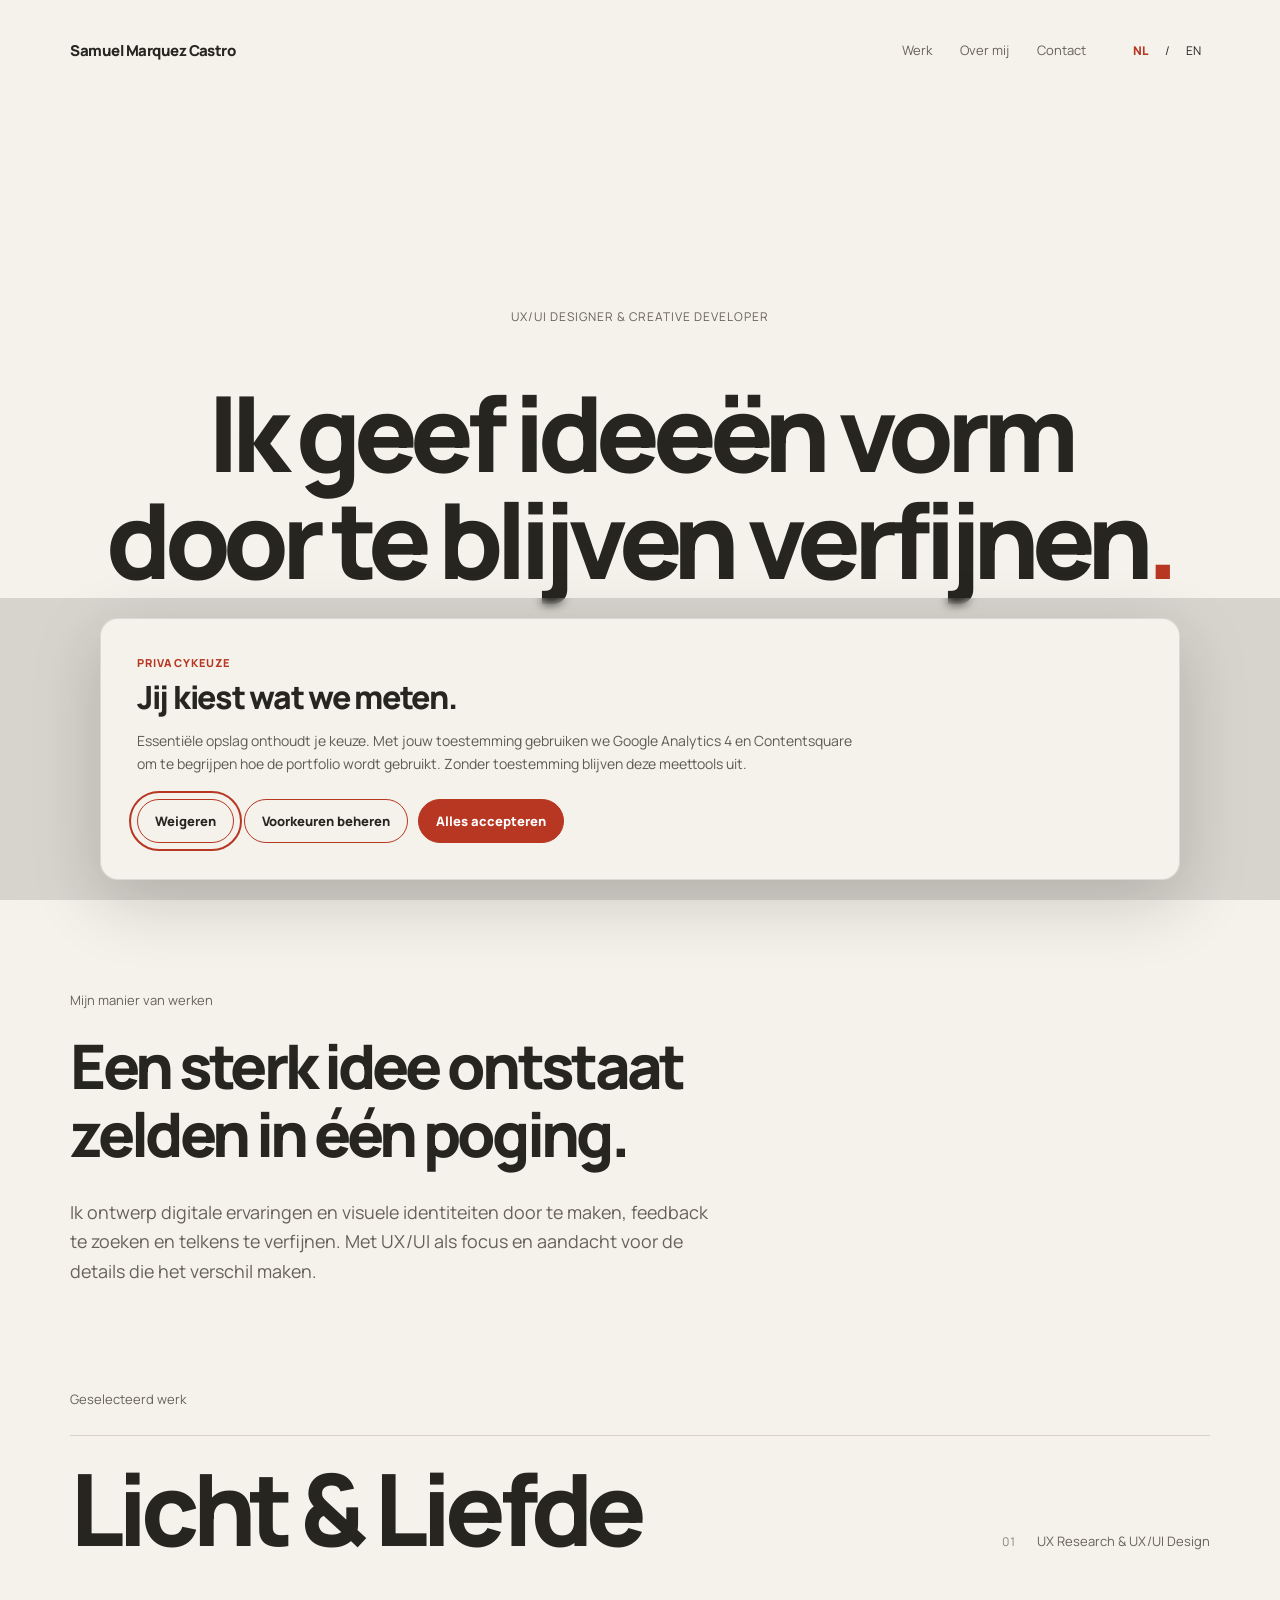
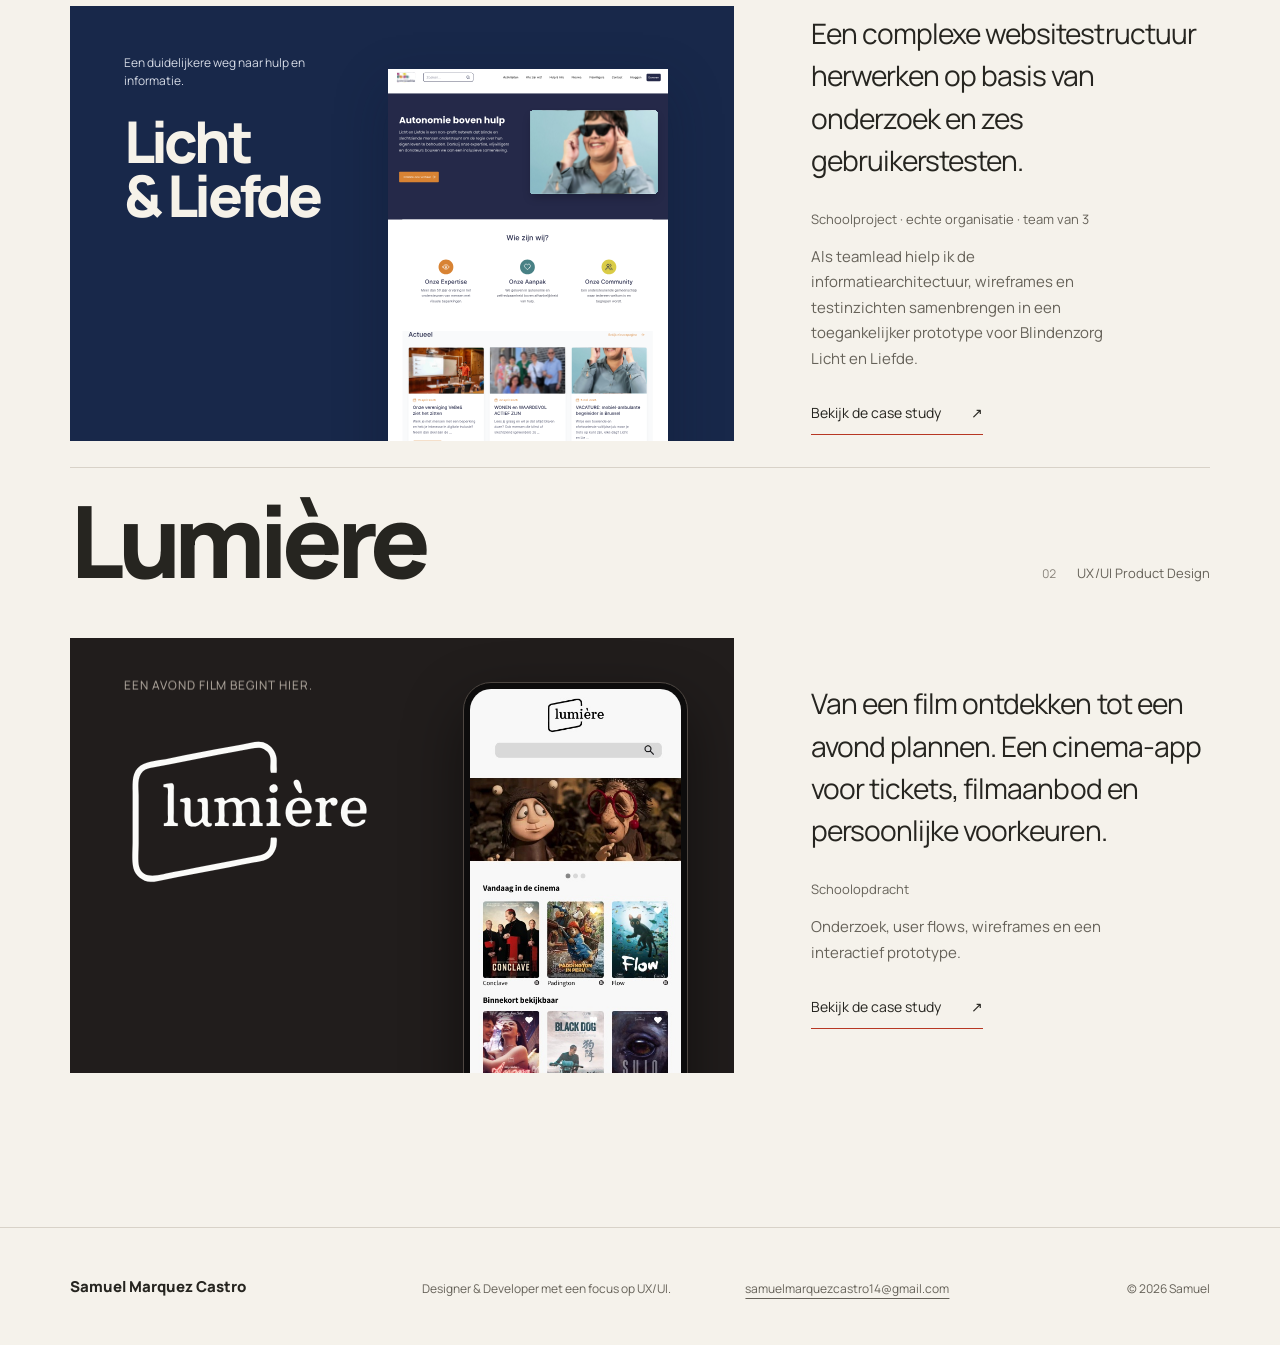
<file: index.html>
<!doctype html>
<html lang="nl">
<head>
  <meta charset="utf-8">
  <meta name="viewport" content="width=device-width, initial-scale=1">
  <meta name="description" content="Ik ontwerp digitale ervaringen met aandacht voor onderzoek, feedback en iteratie. Bekijk mijn UX/UI-portfolio en projecten.">
  <link rel="alternate" hreflang="nl-BE" href="https://samuelmarquezcastro.github.io/Portfolio/index.html?lang=nl">
  <link rel="alternate" hreflang="en" href="https://samuelmarquezcastro.github.io/Portfolio/index.html?lang=en">
  <link rel="alternate" hreflang="x-default" href="https://samuelmarquezcastro.github.io/Portfolio/index.html?lang=nl">
  <meta property="og:type" content="website">
  <meta property="og:site_name" content="Samuel Marquez Castro">
  <meta property="og:title" content="UX/UI designer &amp; developer | Samuel Marquez Castro">
  <meta property="og:description" content="Ik ontwerp digitale ervaringen met aandacht voor onderzoek, feedback en iteratie. Bekijk mijn UX/UI-portfolio en projecten.">
  <meta property="og:url" content="https://samuelmarquezcastro.github.io/Portfolio/index.html?lang=nl">
  <meta property="og:image" content="https://samuelmarquezcastro.github.io/Portfolio/assets/images/og-home.svg">
  <meta property="og:image:alt" content="Ik geef ideeën vorm door te blijven verfijnen. — Samuel Marquez Castro">
  <meta property="og:locale" content="nl_BE">
  <meta property="og:locale:alternate" content="en_GB">
  <meta name="twitter:card" content="summary_large_image">
  <meta name="twitter:title" content="UX/UI designer &amp; developer | Samuel Marquez Castro">
  <meta name="twitter:description" content="Ik ontwerp digitale ervaringen met aandacht voor onderzoek, feedback en iteratie. Bekijk mijn UX/UI-portfolio en projecten.">
  <meta name="twitter:image" content="https://samuelmarquezcastro.github.io/Portfolio/assets/images/og-home.svg">
  <meta name="theme-color" content="#f5f2eb">
  <title>UX/UI designer &amp; developer | Samuel Marquez Castro</title>
  <link rel="icon" href="assets/favicon.png" type="image/png">
  <link rel="preload" href="assets/fonts/manrope-bold.ttf" as="font" type="font/ttf" crossorigin>
  <link rel="stylesheet" href="css/style.css?v=26">
  <link rel="stylesheet" href="css/cookie-consent.css?v=1">
  <script src="js/main.js?v=24" defer></script>
</head>
<body data-page="home">
  <a class="skip-link" href="#main" data-i18n="skip">Naar de inhoud</a>

  <header class="site-header">
    <a class="wordmark" href="index.html" aria-label="Samuel Marquez Castro, home">
      <span class="wordmark-full">Samuel Marquez Castro</span>
      <span class="wordmark-short" aria-hidden="true">SMC</span>
    </a>
    <div class="header-actions">
      <nav class="site-nav" aria-label="Hoofdnavigatie" data-i18n-aria="mainNavigation">
        <a href="work.html" data-page-link="work.html" data-i18n="navWork">Werk</a>
        <a href="about.html" data-page-link="about.html" data-i18n="navAbout">Over mij</a>
        <a href="contact.html" data-page-link="contact.html" data-i18n="navContact">Contact</a>
      </nav>
      <nav class="language-switch" aria-label="Taalkeuze">
        <a href="?lang=nl" lang="nl" data-language="nl" aria-current="true">NL</a>
        <span aria-hidden="true">/</span>
        <a href="?lang=en" lang="en" data-language="en">EN</a>
      </nav>
    </div>
  </header>

  <main id="main" tabindex="-1">
    <section class="hero" aria-labelledby="hero-title">
      <div class="hero-composition">
        <p class="hero-role" data-i18n="heroRole">UX/UI Designer &amp; Creative Developer</p>
        <h1 id="hero-title">
          <span class="hero-line" data-i18n="heroLineOne">Ik geef ideeën vorm</span>
          <span class="hero-line"><span data-i18n="heroLineTwo">door te blijven verfijnen</span><span class="accent">.</span></span>
        </h1>
      </div>
    </section>

    <section class="introduction content-width" aria-labelledby="intro-title">
      <p class="section-label" data-i18n="introLabel">Mijn manier van werken</p>
      <h2 id="intro-title" data-i18n="introTitle">Een sterk idee ontstaat zelden in één poging.</h2>
      <p class="intro-copy" data-i18n="introCopy">Ik ontwerp digitale ervaringen en visuele identiteiten door te maken, feedback te zoeken en telkens te verfijnen. Met UX/UI als focus en aandacht voor de details die het verschil maken.</p>
    </section>

    <section class="selected-work content-width" aria-labelledby="work-title">
      <h2 id="work-title" class="section-label" data-i18n="selectedWork">Geselecteerd werk</h2>
      <article id="light-love" class="project project-light-love" aria-labelledby="light-love-title">
        <div class="project-heading">
          <p class="project-index" aria-hidden="true">01</p>
          <h3 id="light-love-title">Licht &amp; Liefde</h3>
          <p class="project-discipline">UX Research &amp; UX/UI Design</p>
        </div>
        <a class="project-stage project-stage-light-love project-stage-link" href="licht-liefde.html?lang=nl" data-page-link="licht-liefde.html" aria-label="Bekijk de Licht &amp; Liefde-case study" data-i18n-aria="openLightLove">
          <div class="light-love-identity">
            <span data-i18n="lightLoveTagline">Een duidelijkere weg naar hulp en informatie.</span>
            <strong>Licht<br>&amp; Liefde</strong>
          </div>
          <div class="light-love-device">
            <img src="assets/images/projects/light-love-home.svg" width="1512" height="3116"
              alt="Een scherm uit het vernieuwde websiteprototype voor Licht en Liefde."
              data-i18n-alt="lightLoveHomePreviewAlt" loading="lazy" decoding="async">
          </div>
          <span class="project-stage-open-label"><span data-i18n="viewCaseStudy">Bekijk de case study</span><span aria-hidden="true">↗</span></span>
        </a>
        <div class="project-context">
          <p class="project-description" data-i18n="lightLoveContribution">Een complexe websitestructuur herwerken op basis van onderzoek en zes gebruikerstesten.</p>
          <div class="project-facts">
            <p class="section-label" data-i18n="lightLoveType">Schoolproject · echte organisatie · team van 3</p>
            <p data-i18n="lightLoveDescription">Als teamlead hielp ik de informatiearchitectuur, wireframes en testinzichten samenbrengen in een toegankelijker prototype voor Blindenzorg Licht en Liefde.</p>
            <a class="project-link" href="licht-liefde.html?lang=nl" data-page-link="licht-liefde.html">
              <span data-i18n="viewCaseStudy">Bekijk de case study</span><span aria-hidden="true">↗</span>
            </a>
          </div>
        </div>
      </article>

      <article id="lumiere" class="project project-lumiere" aria-labelledby="lumiere-title">
        <div class="project-heading">
          <p class="project-index" aria-hidden="true">02</p>
          <h3 id="lumiere-title">Lumière</h3>
          <p class="project-discipline">UX/UI Product Design</p>
        </div>
        <a class="project-stage project-stage-lumiere project-stage-link" href="lumiere.html?lang=nl" data-page-link="lumiere.html" aria-label="Bekijk de Lumière-case study" data-i18n-aria="openLumiere">
          <div class="lumiere-identity">
            <span data-i18n="lumiereTagline">Een avond film begint hier.</span>
            <img src="assets/images/lumiere-logo.svg" width="465" height="290" alt="">
          </div>
          <div class="lumiere-device">
            <img src="assets/images/lumiere-home.jpg" width="393" height="852"
              alt="Het Lumière-homescherm met filmaanbod, zoekfunctie en navigatie."
              data-i18n-alt="lumiereAlt" loading="lazy" decoding="async">
          </div>
          <span class="project-stage-open-label"><span data-i18n="viewCaseStudy">Bekijk de case study</span><span aria-hidden="true">↗</span></span>
        </a>
        <div class="project-context">
          <p class="project-description" data-i18n="lumiereDescription">Van een film ontdekken tot een avond plannen. Een cinema-app voor tickets, filmaanbod en persoonlijke voorkeuren.</p>
          <div class="project-facts">
            <p class="section-label" data-i18n="schoolProject">Schoolopdracht</p>
            <p data-i18n="lumiereProcess">Onderzoek, user flows, wireframes en een interactief prototype.</p>
            <a class="project-link" href="lumiere.html?lang=nl" data-page-link="lumiere.html">
              <span data-i18n="viewCaseStudy">Bekijk de case study</span><span aria-hidden="true">↗</span>
            </a>
          </div>
        </div>
      </article>
    </section>
  </main>
  <footer class="site-footer content-width">
    <a class="footer-name" href="index.html" data-page-link="index.html">Samuel Marquez Castro</a>
    <p data-i18n="footerRole">Designer &amp; Developer met een focus op UX/UI.</p>
    <a class="footer-email" href="mailto:samuelmarquezcastro14@gmail.com">samuelmarquezcastro14@gmail.com</a>
    <p class="footer-meta">© <span data-current-year></span> Samuel</p>
  </footer>
</body>
</html>
</file>
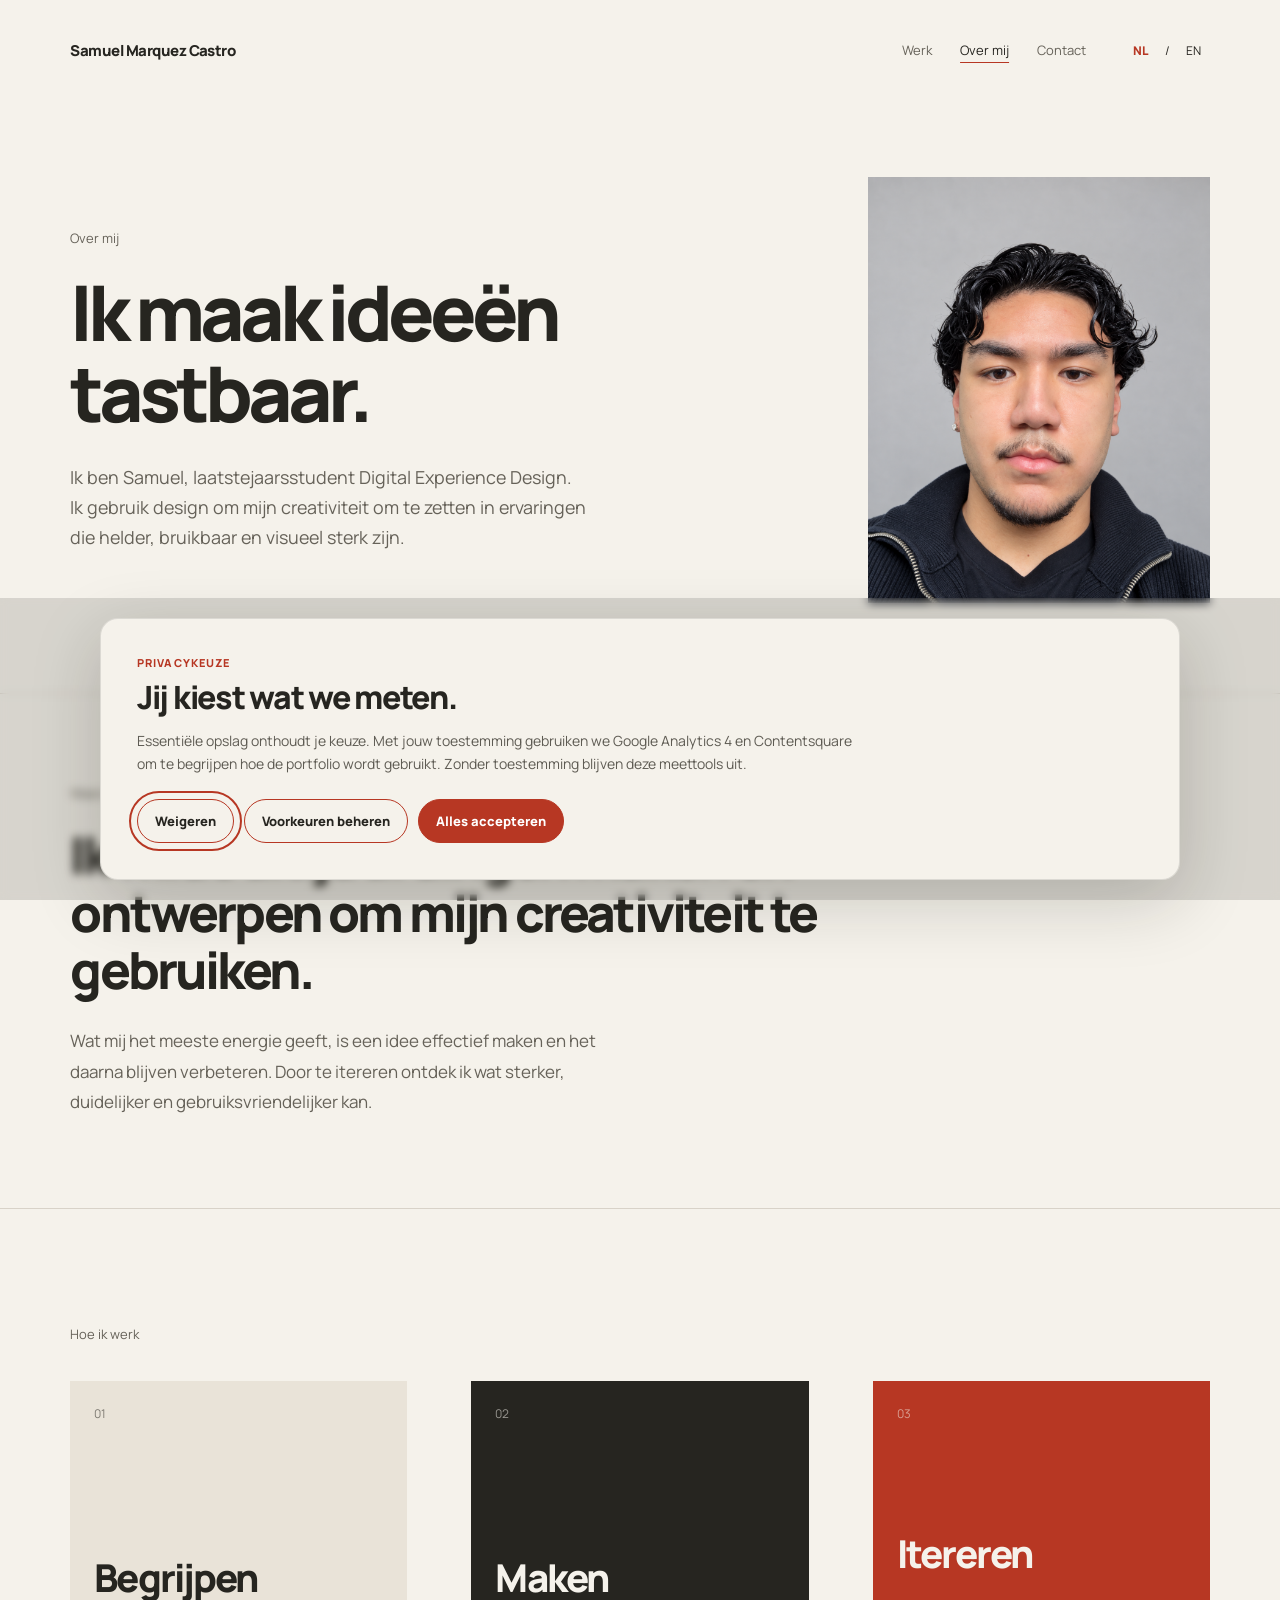
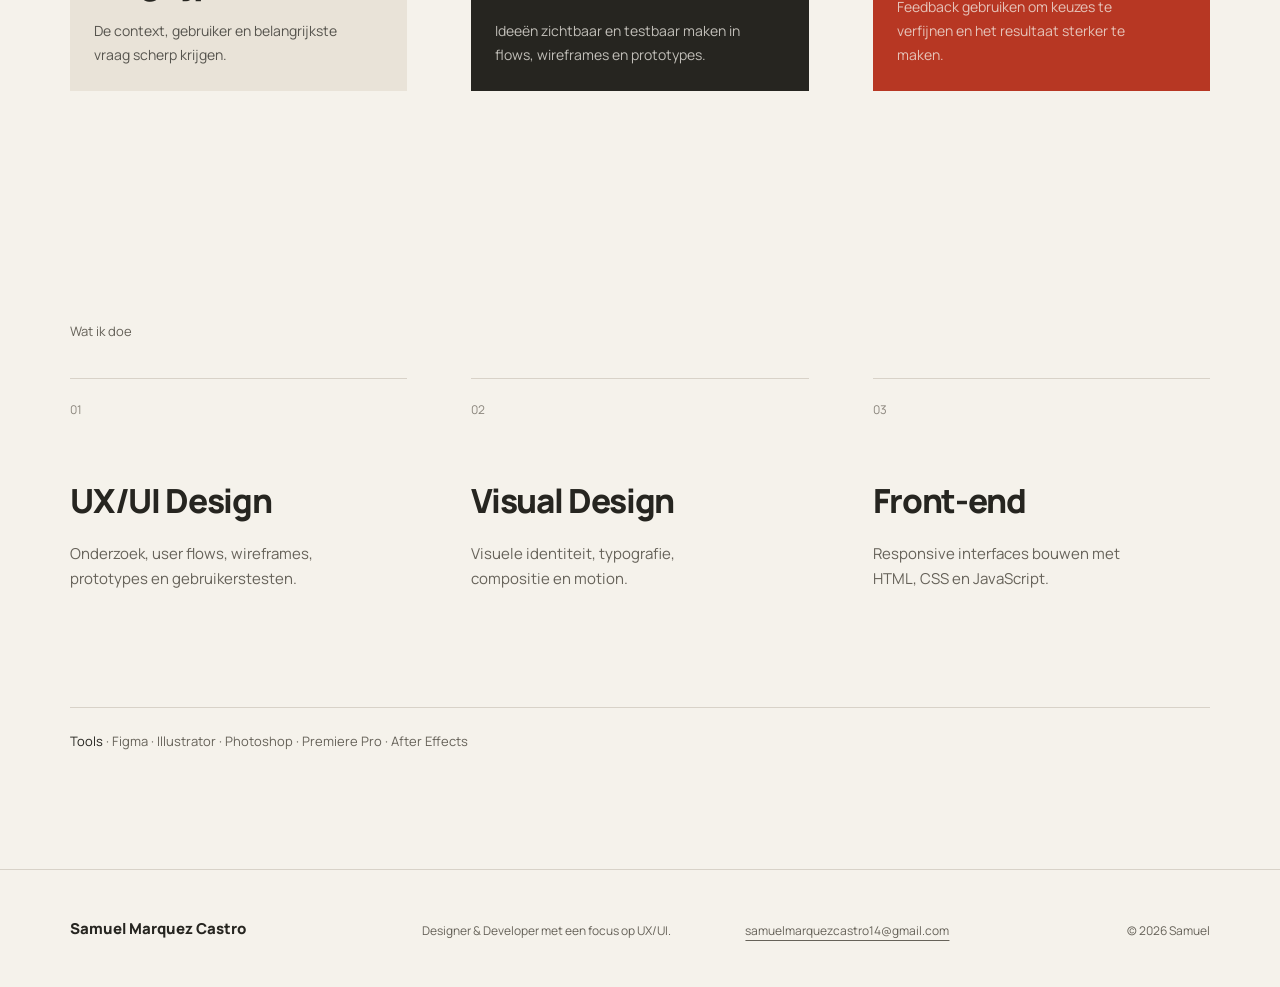
<file: about.html>
<!doctype html>
<html lang="nl">
<head>
  <meta charset="utf-8">
  <meta name="viewport" content="width=device-width, initial-scale=1">
  <meta name="description" content="Ik ben Samuel, UX/UI designer en creative developer. Ik werk iteratief, vraag feedback en vertaal inzichten naar duidelijke digitale ervaringen.">
  <link rel="alternate" hreflang="nl-BE" href="https://samuelmarquezcastro.github.io/Portfolio/about.html?lang=nl">
  <link rel="alternate" hreflang="en" href="https://samuelmarquezcastro.github.io/Portfolio/about.html?lang=en">
  <link rel="alternate" hreflang="x-default" href="https://samuelmarquezcastro.github.io/Portfolio/about.html?lang=nl">
  <meta property="og:type" content="website">
  <meta property="og:site_name" content="Samuel Marquez Castro">
  <meta property="og:title" content="Over Samuel | UX/UI designer &amp; creative developer">
  <meta property="og:description" content="Ik ben Samuel, UX/UI designer en creative developer. Ik werk iteratief, vraag feedback en vertaal inzichten naar duidelijke digitale ervaringen.">
  <meta property="og:url" content="https://samuelmarquezcastro.github.io/Portfolio/about.html?lang=nl">
  <meta property="og:image" content="https://samuelmarquezcastro.github.io/Portfolio/assets/images/samuel-portrait.png">
  <meta property="og:image:alt" content="Portret van Samuel Marquez Castro">
  <meta property="og:locale" content="nl_BE">
  <meta property="og:locale:alternate" content="en_GB">
  <meta name="twitter:card" content="summary_large_image">
  <meta name="twitter:title" content="Over Samuel | UX/UI designer &amp; creative developer">
  <meta name="twitter:description" content="Ik ben Samuel, UX/UI designer en creative developer. Ik werk iteratief, vraag feedback en vertaal inzichten naar duidelijke digitale ervaringen.">
  <meta name="twitter:image" content="https://samuelmarquezcastro.github.io/Portfolio/assets/images/samuel-portrait.png">
  <meta name="theme-color" content="#f5f2eb">
  <title>Over Samuel | UX/UI designer &amp; creative developer</title>
  <link rel="icon" href="assets/favicon.png" type="image/png">
  <link rel="preload" href="assets/fonts/manrope-bold.ttf" as="font" type="font/ttf" crossorigin>
  <link rel="stylesheet" href="css/style.css?v=26">
  <link rel="stylesheet" href="css/cookie-consent.css?v=1">
  <script src="js/main.js?v=24" defer></script>
</head>
<body data-page="about">
  <a class="skip-link" href="#main" data-i18n="skip">Naar de inhoud</a>
  <header class="site-header site-header-static">
    <a class="wordmark" href="index.html" aria-label="Samuel Marquez Castro, home"><span class="wordmark-full">Samuel Marquez Castro</span><span class="wordmark-short" aria-hidden="true">SMC</span></a>
    <div class="header-actions">
      <nav class="site-nav" aria-label="Hoofdnavigatie" data-i18n-aria="mainNavigation">
        <a href="work.html" data-page-link="work.html" data-i18n="navWork">Werk</a>
        <a href="about.html" data-page-link="about.html" data-i18n="navAbout" aria-current="page">Over mij</a>
        <a href="contact.html" data-page-link="contact.html" data-i18n="navContact">Contact</a>
      </nav>
      <nav class="language-switch" aria-label="Taalkeuze">
        <a href="?lang=nl" lang="nl" data-language="nl" aria-current="true">NL</a>
        <span aria-hidden="true">/</span>
        <a href="?lang=en" lang="en" data-language="en">EN</a>
      </nav>
    </div>
  </header>
  <main id="main" tabindex="-1">
    <section class="page-hero about-hero content-width" aria-labelledby="page-title">
      <div class="about-hero-copy">
        <p class="section-label" data-i18n="aboutLabel">Over mij</p>
        <h1 id="page-title" data-i18n="aboutTitle">Ik maak om ideeën vorm te geven.</h1>
        <p class="page-intro" data-i18n="aboutIntro">Ik ben Samuel, laatstejaarsstudent Digital Experience Design. Ik gebruik design om mijn creativiteit om te zetten in ervaringen die helder, bruikbaar en visueel sterk zijn.</p>
      </div>
      <figure class="about-portrait">
        <img src="assets/images/samuel-portrait.png" width="1122" height="1402" alt="Portret van Samuel Marquez Castro." data-i18n-alt="portraitAlt" decoding="async">
      </figure>
    </section>
    <section class="about-story content-width" aria-labelledby="direction-title">
      <p class="section-label" data-i18n="directionLabel">Waarom design</p>
      <div>
        <h2 id="direction-title" data-i18n="directionTitle">Ik wilde altijd al dingen maken en ontwerpen om mijn creativiteit te gebruiken.</h2>
        <p data-i18n="directionCopy">Wat mij het meeste energie geeft, is een idee effectief maken en het daarna blijven verbeteren. Door te itereren ontdek ik wat sterker, duidelijker en gebruiksvriendelijker kan.</p>
      </div>
    </section>
    <section class="process content-width" aria-labelledby="process-title">
      <h2 id="process-title" class="section-label" data-i18n="processLabel">Hoe ik werk</h2>
      <div class="process-grid">
        <article>
          <p class="service-number">01</p>
          <h3 data-i18n="processUnderstandTitle">Begrijpen</h3>
          <p data-i18n="processUnderstandCopy">De context, gebruiker en belangrijkste vraag scherp krijgen.</p>
        </article>
        <article>
          <p class="service-number">02</p>
          <h3 data-i18n="processMakeTitle">Maken</h3>
          <p data-i18n="processMakeCopy">Ideeën zichtbaar en testbaar maken in flows, wireframes en prototypes.</p>
        </article>
        <article>
          <p class="service-number">03</p>
          <h3 data-i18n="processIterateTitle">Itereren</h3>
          <p data-i18n="processIterateCopy">Feedback gebruiken om keuzes te verfijnen en het resultaat sterker te maken.</p>
        </article>
      </div>
    </section>
    <section class="services content-width" aria-labelledby="services-title">
      <h2 id="services-title" class="section-label" data-i18n="servicesLabel">Wat ik doe</h2>
      <div class="services-grid">
        <article>
          <p class="service-number">01</p>
          <h3>UX/UI Design</h3>
          <p data-i18n="serviceProduct">Onderzoek, user flows, wireframes, prototypes en gebruikerstesten.</p>
        </article>
        <article>
          <p class="service-number">02</p>
          <h3>Visual Design</h3>
          <p data-i18n="serviceVisual">Visuele identiteit, typografie, compositie en motion.</p>
        </article>
        <article>
          <p class="service-number">03</p>
          <h3>Front-end</h3>
          <p data-i18n="serviceFrontend">Responsive interfaces bouwen met HTML, CSS en JavaScript.</p>
        </article>
      </div>
      <p class="tools-line"><span data-i18n="toolsLabel">Tools</span> · Figma · Illustrator · Photoshop · Premiere Pro · After Effects</p>
    </section>
  </main>
  <footer class="site-footer content-width">
    <a class="footer-name" href="index.html" data-page-link="index.html">Samuel Marquez Castro</a>
    <p data-i18n="footerRole">Designer &amp; Developer met een focus op UX/UI.</p>
    <a class="footer-email" href="mailto:samuelmarquezcastro14@gmail.com">samuelmarquezcastro14@gmail.com</a>
    <p class="footer-meta">© <span data-current-year></span> Samuel</p>
  </footer>
</body>
</html>
</file>
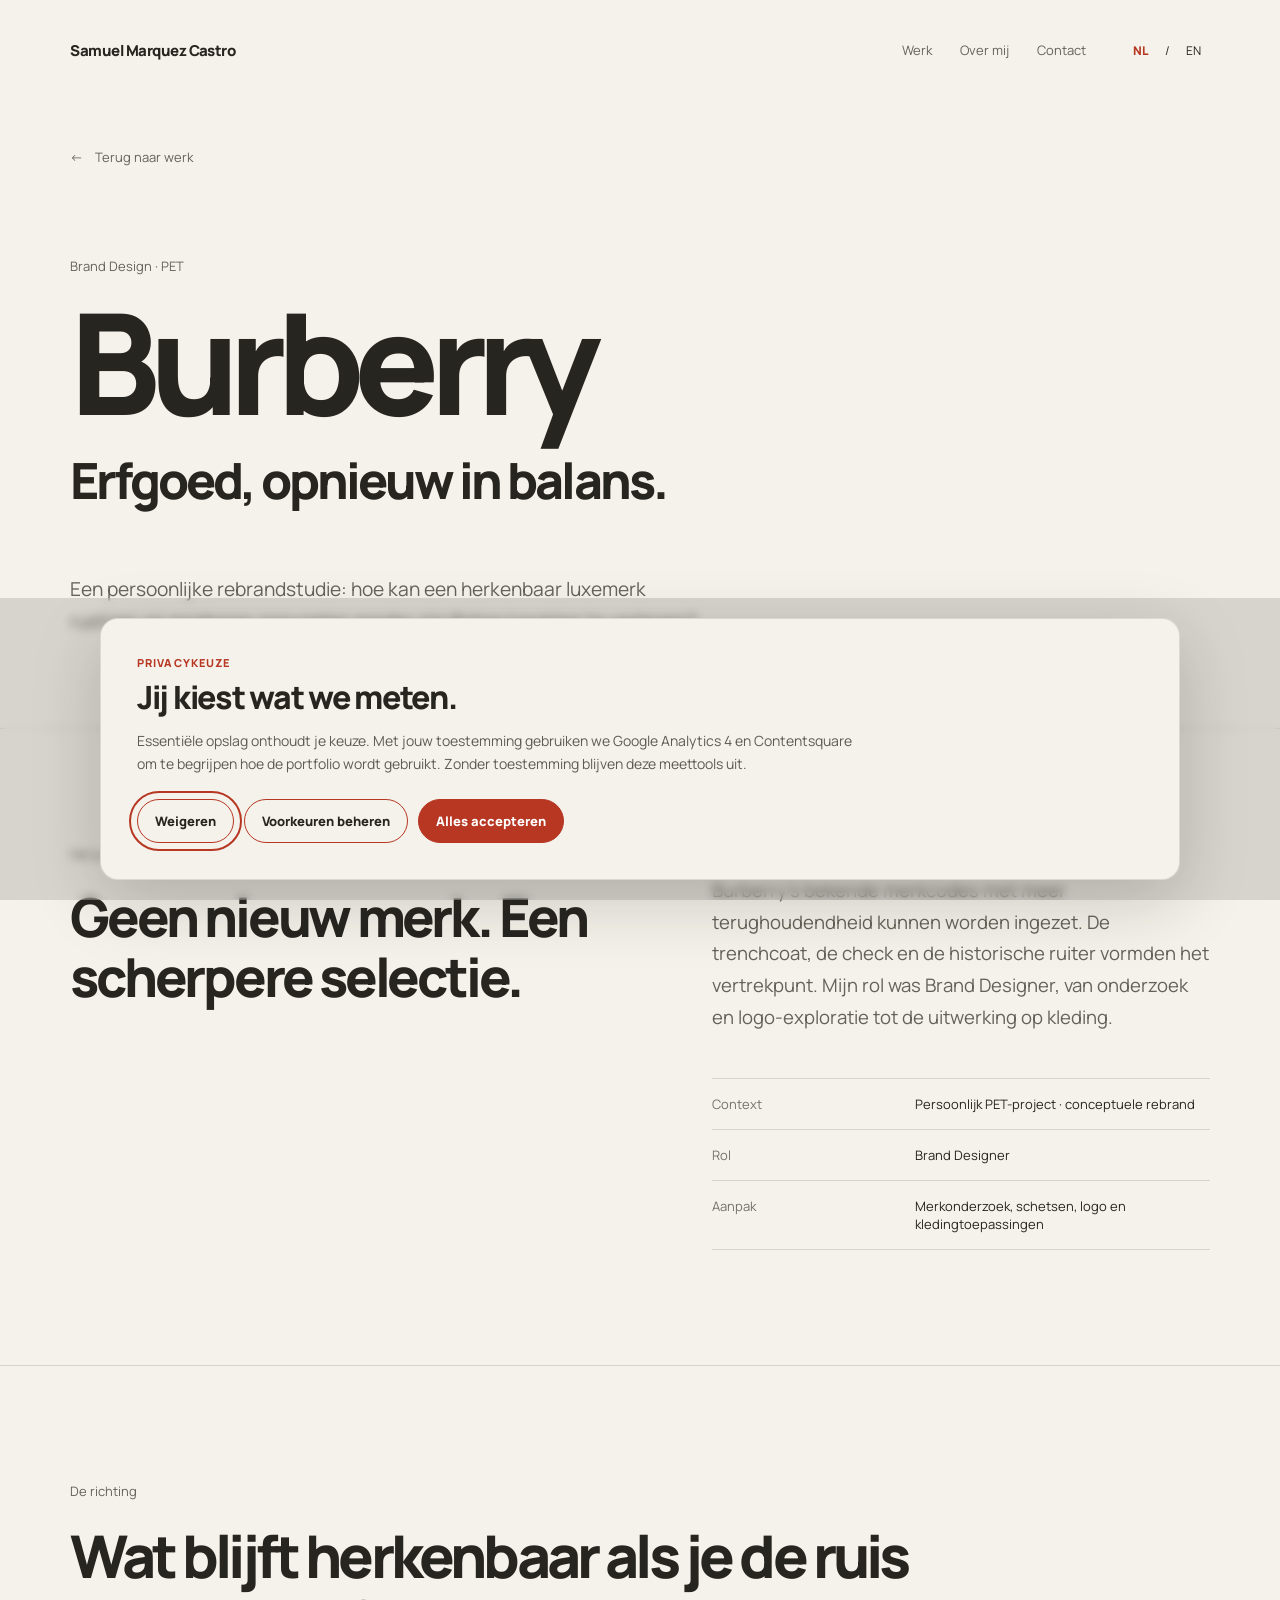
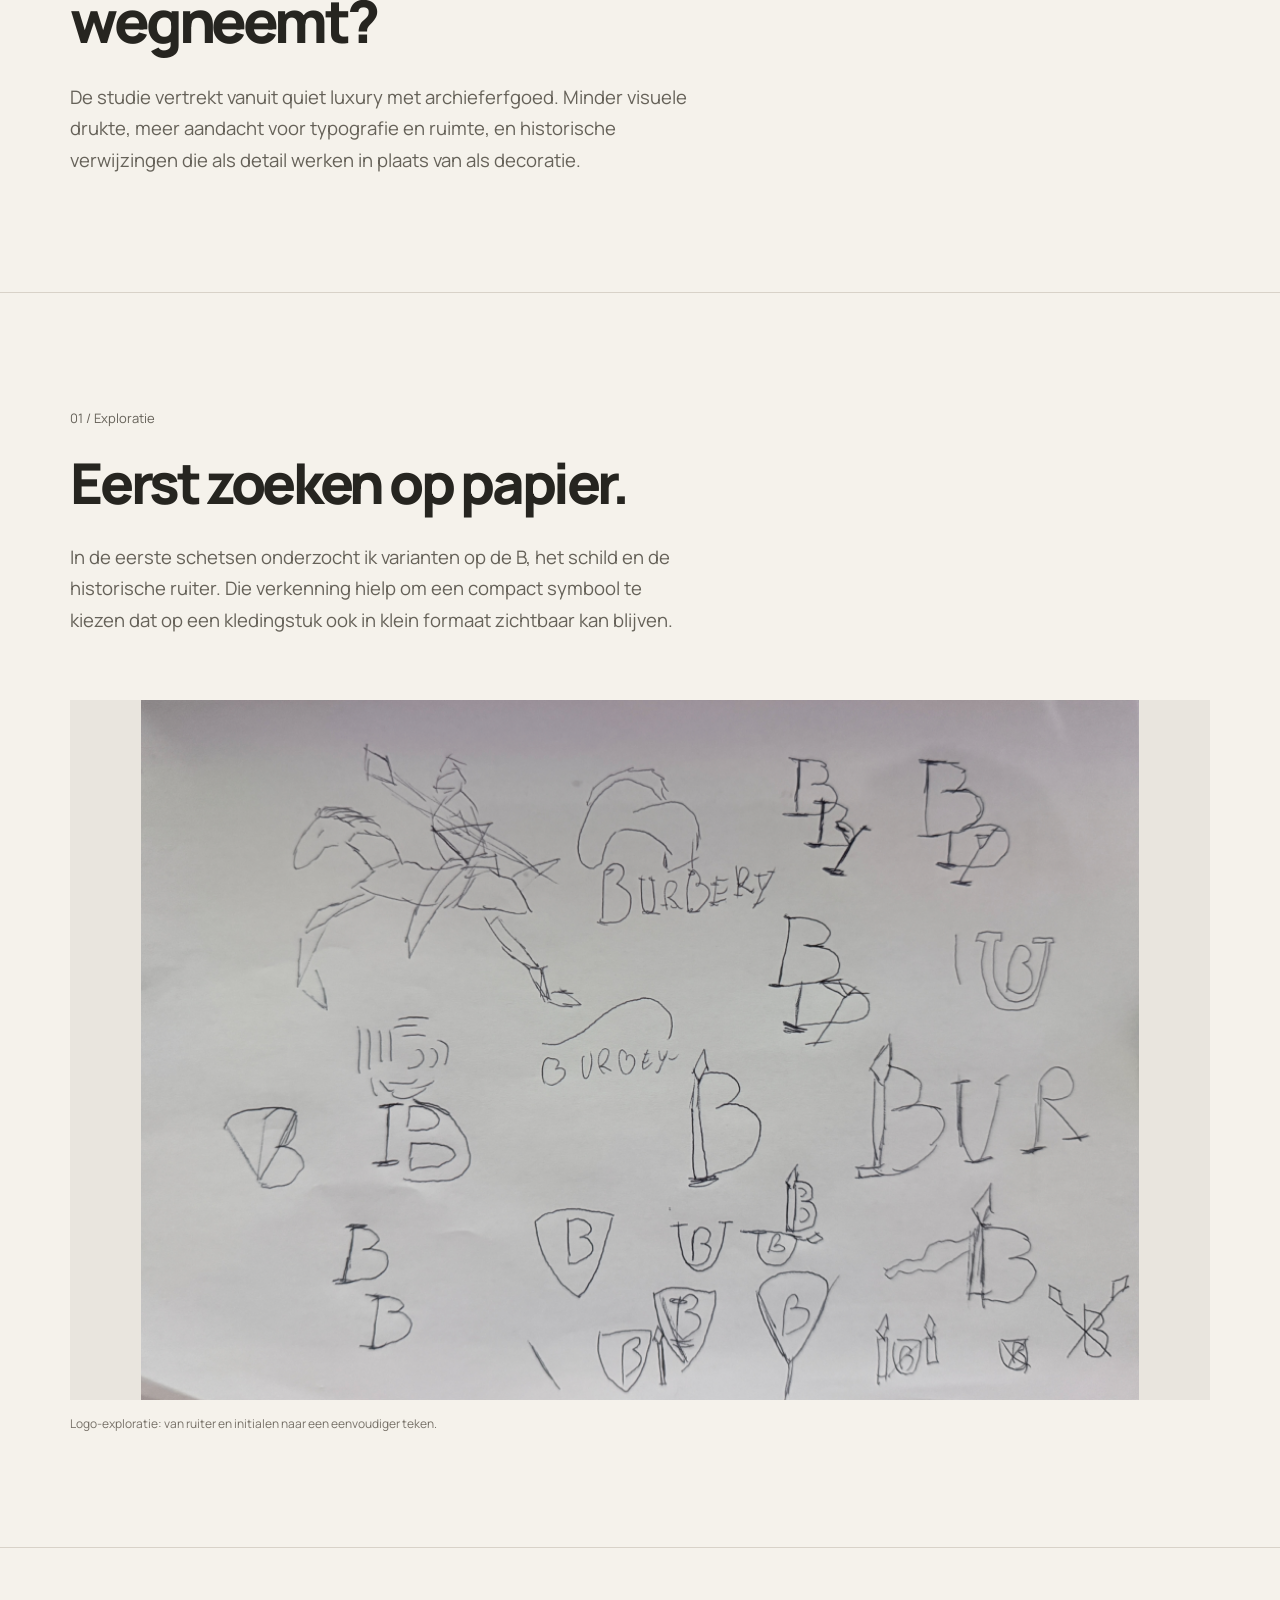
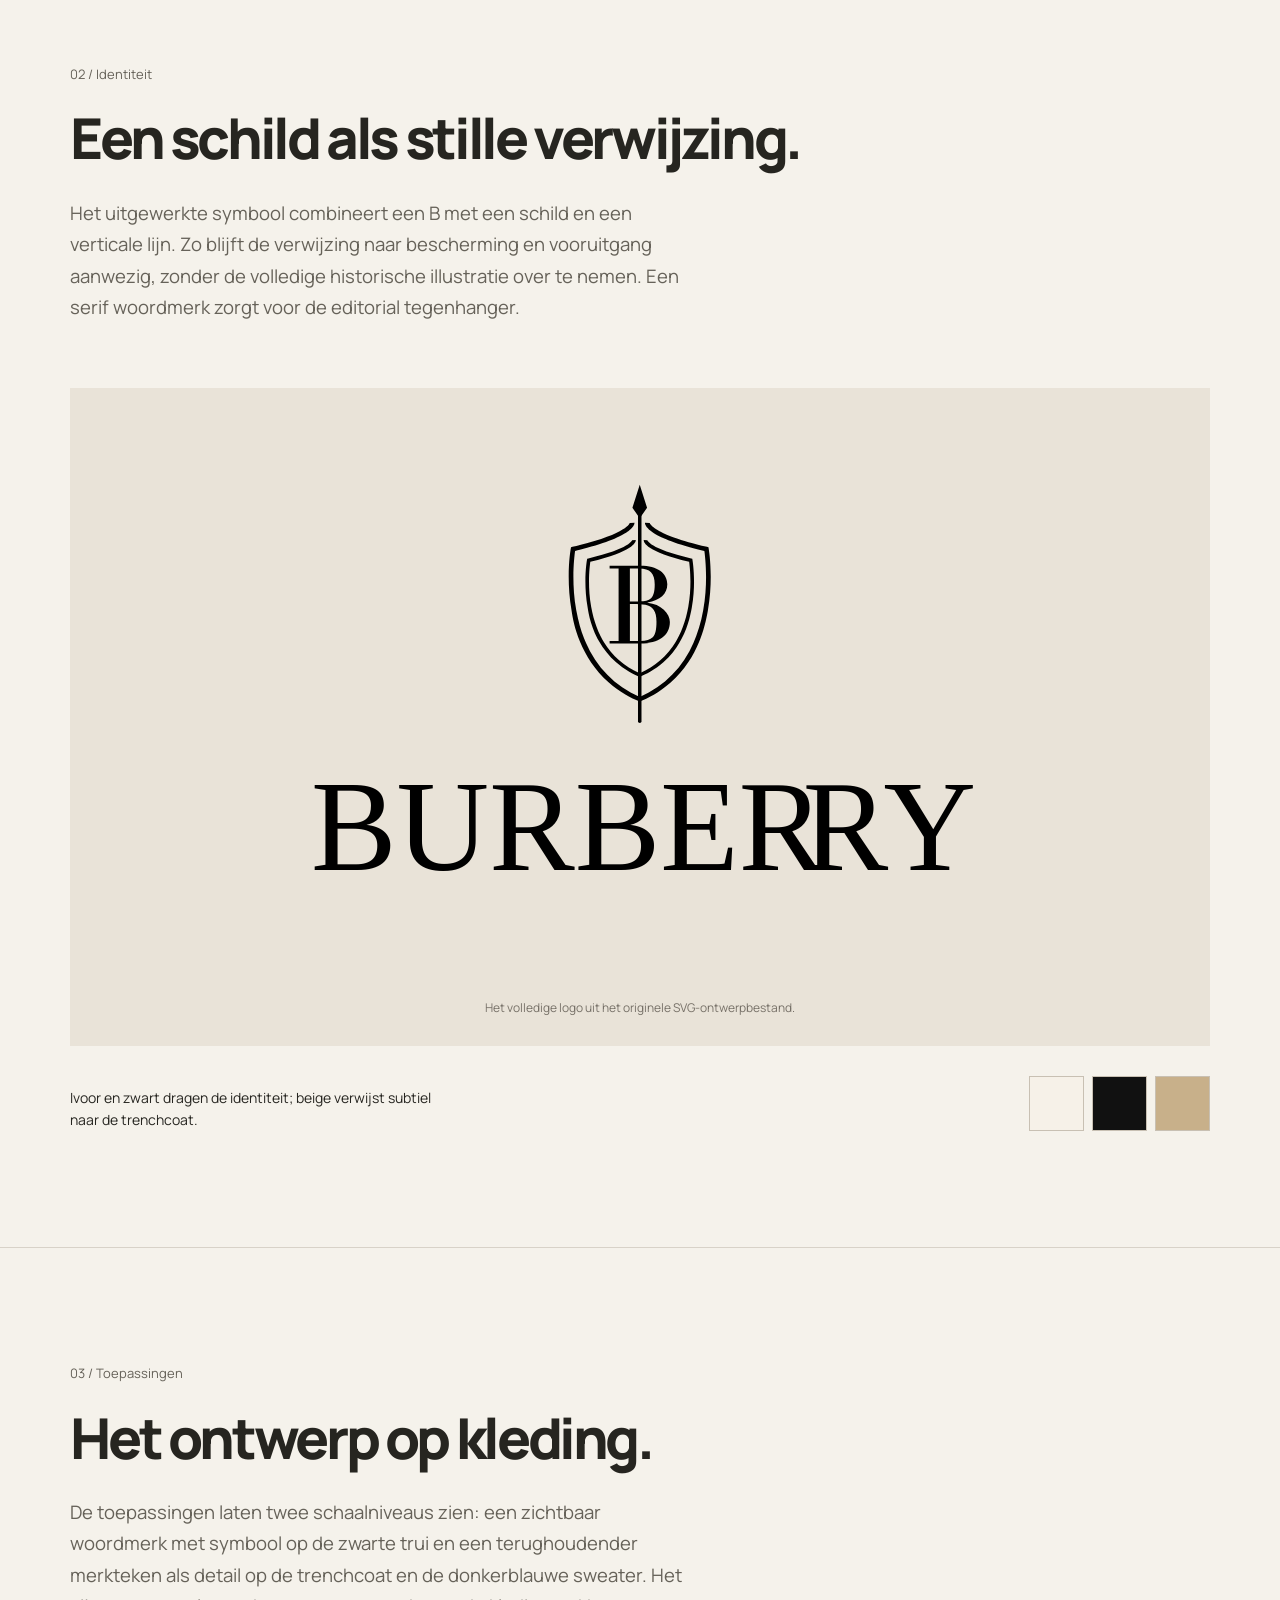
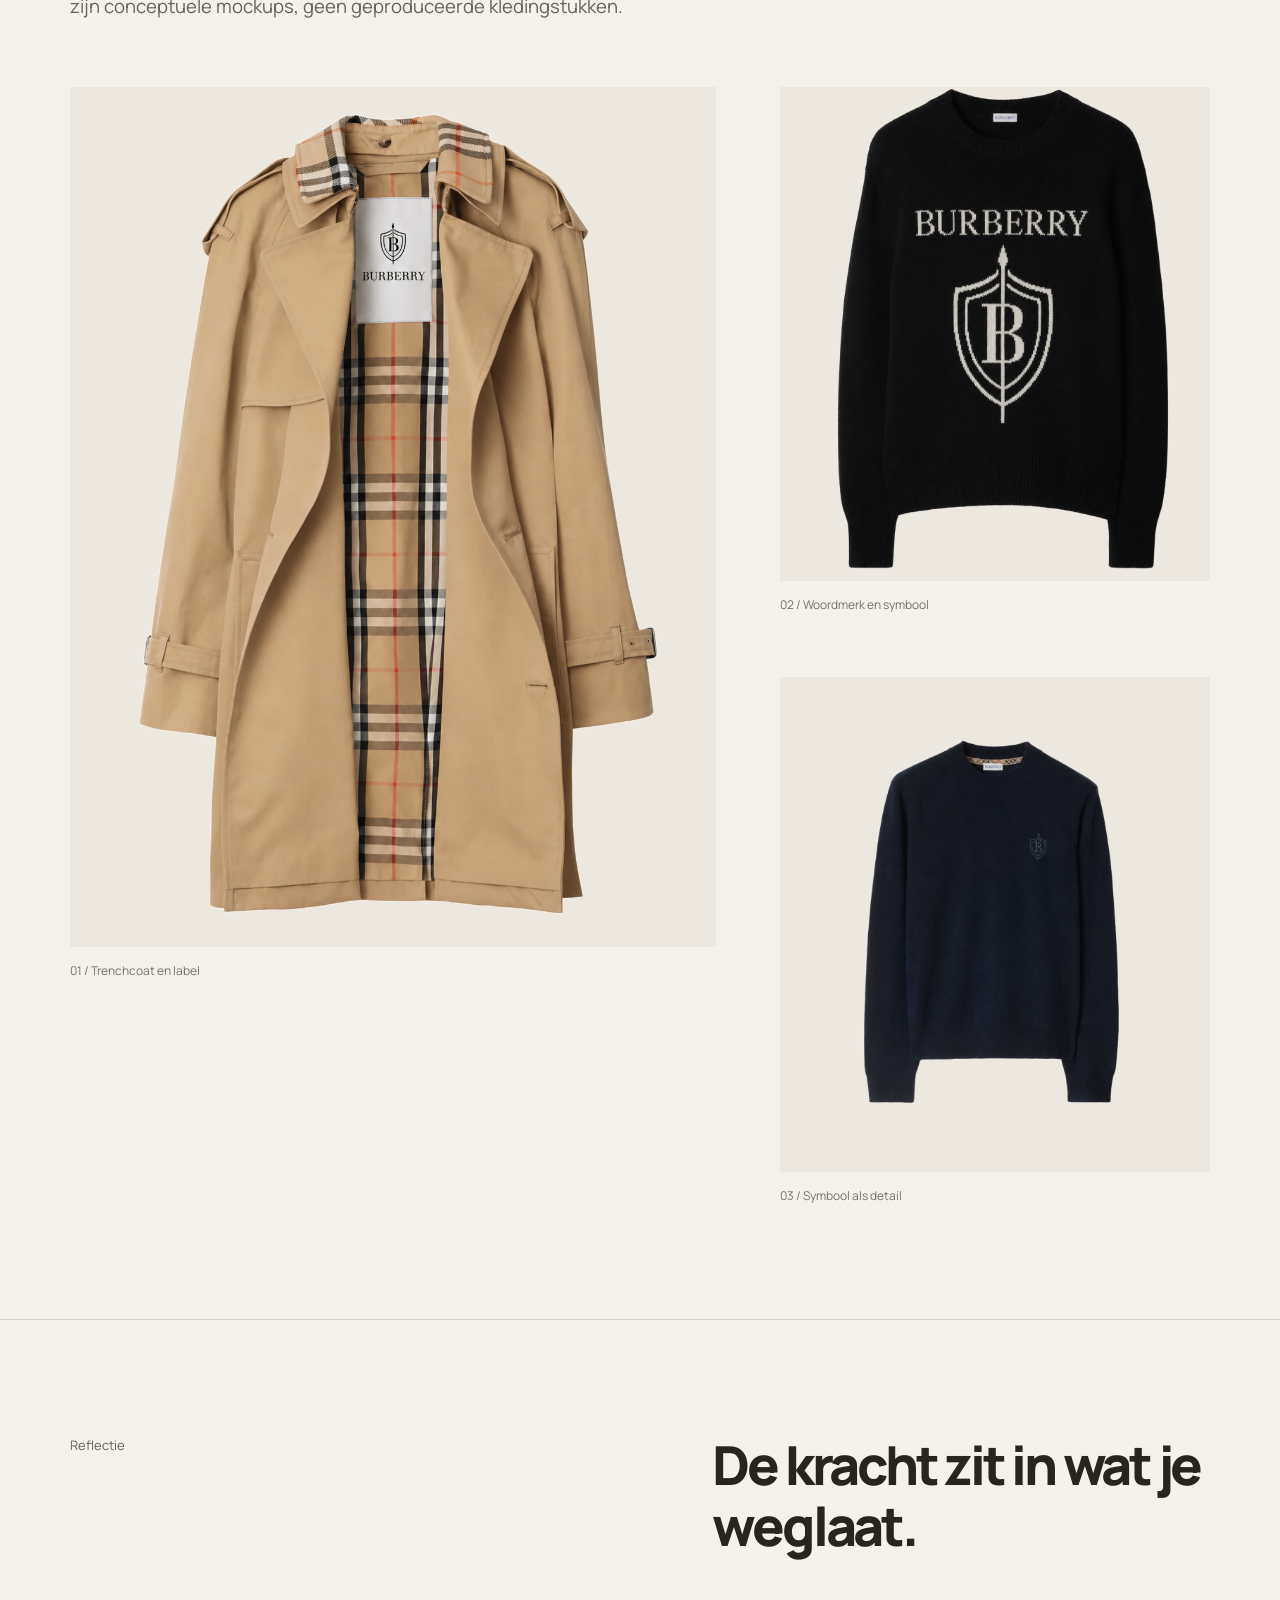
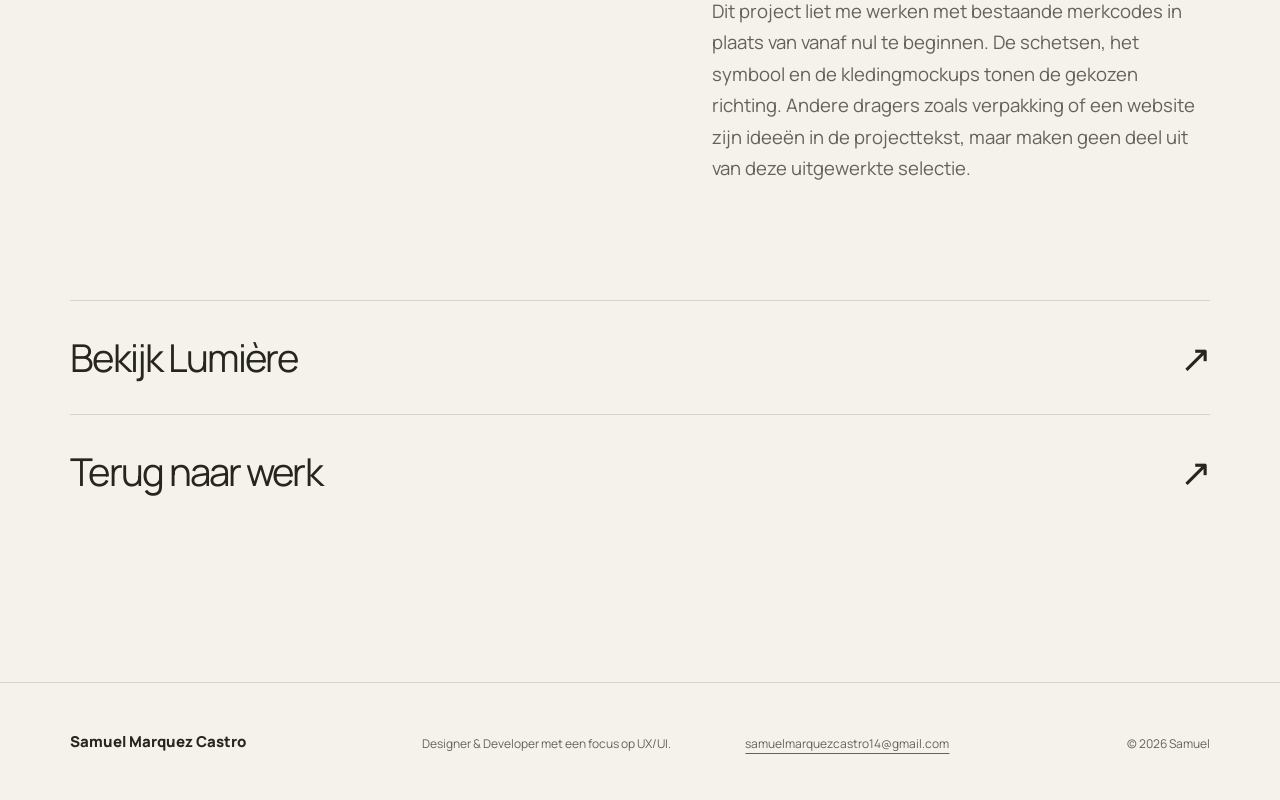
<file: burberry.html>
<!doctype html>
<html lang="nl">
<head>
  <meta charset="utf-8">
  <meta name="viewport" content="width=device-width, initial-scale=1">
  <meta name="description" content="Een persoonlijke conceptstudie naar Burberry’s merkcodes, uitgewerkt in een woordmerk, schildsymbool en kledingmockups.">
  <link rel="alternate" hreflang="nl-BE" href="https://samuelmarquezcastro.github.io/Portfolio/burberry.html?lang=nl">
  <link rel="alternate" hreflang="en" href="https://samuelmarquezcastro.github.io/Portfolio/burberry.html?lang=en">
  <link rel="alternate" hreflang="x-default" href="https://samuelmarquezcastro.github.io/Portfolio/burberry.html?lang=nl">
  <meta property="og:type" content="website">
  <meta property="og:site_name" content="Samuel Marquez Castro">
  <meta property="og:title" content="Burberry rebrandconcept | Visuele identiteit | Samuel">
  <meta property="og:description" content="Een persoonlijke conceptstudie naar Burberry’s merkcodes, uitgewerkt in een woordmerk, schildsymbool en kledingmockups.">
  <meta property="og:url" content="https://samuelmarquezcastro.github.io/Portfolio/burberry.html?lang=nl">
  <meta property="og:image" content="https://samuelmarquezcastro.github.io/Portfolio/assets/images/burberry-coat.png">
  <meta property="og:image:alt" content="Trenchcoat met het conceptuele Burberry-label en subtiele merkdetails">
  <meta property="og:locale" content="nl_BE">
  <meta property="og:locale:alternate" content="en_GB">
  <meta name="twitter:card" content="summary_large_image">
  <meta name="twitter:title" content="Burberry rebrandconcept | Visuele identiteit | Samuel">
  <meta name="twitter:description" content="Een persoonlijke conceptstudie naar Burberry’s merkcodes, uitgewerkt in een woordmerk, schildsymbool en kledingmockups.">
  <meta name="twitter:image" content="https://samuelmarquezcastro.github.io/Portfolio/assets/images/burberry-coat.png">
  <meta name="theme-color" content="#f5f2eb">
  <title>Burberry rebrandconcept | Visuele identiteit | Samuel</title>
  <link rel="icon" href="assets/favicon.png" type="image/png">
  <link rel="preload" href="assets/fonts/manrope-bold.ttf" as="font" type="font/ttf" crossorigin>
  <link rel="stylesheet" href="css/style.css?v=26">
  <link rel="stylesheet" href="css/burberry.css?v=3">
  <link rel="stylesheet" href="css/cookie-consent.css?v=1">
  <script src="js/main.js?v=24" defer></script>
</head>
<body data-page="burberry">
  <a class="skip-link" href="#main" data-i18n="skip">Naar de inhoud</a>
  <header class="site-header site-header-static">
    <a class="wordmark" href="index.html" aria-label="Samuel Marquez Castro, home"><span class="wordmark-full">Samuel Marquez Castro</span><span class="wordmark-short" aria-hidden="true">SMC</span></a>
    <div class="header-actions">
      <nav class="site-nav" aria-label="Hoofdnavigatie" data-i18n-aria="mainNavigation">
        <a href="work.html" data-page-link="work.html" data-i18n="navWork">Werk</a>
        <a href="about.html" data-page-link="about.html" data-i18n="navAbout">Over mij</a>
        <a href="contact.html" data-page-link="contact.html" data-i18n="navContact">Contact</a>
      </nav>
      <nav class="language-switch" aria-label="Taalkeuze">
        <a href="?lang=nl" lang="nl" data-language="nl" aria-current="true">NL</a>
        <span aria-hidden="true">/</span>
        <a href="?lang=en" lang="en" data-language="en">EN</a>
      </nav>
    </div>
  </header>

  <main id="main" tabindex="-1">
    <article>
      <header class="burberry-intro content-width">
        <a class="burberry-back" href="work.html?lang=nl" data-page-link="work.html"><span aria-hidden="true">←</span> <span data-i18n="backToWork">Terug naar werk</span></a>
        <p class="section-label">Brand Design · PET</p>
        <h1>Burberry</h1>
        <p class="burberry-deck" data-i18n="burberryCaseDeck">Erfgoed, opnieuw in balans.</p>
        <p class="burberry-intro-copy" data-i18n="burberryCaseIntro">Een persoonlijke rebrandstudie: hoe kan een herkenbaar luxemerk rustiger en moderner aanvoelen zonder zijn Britse karakter te verliezen?</p>
      </header>

      <section class="burberry-overview content-width" aria-labelledby="burberry-overview-title">
        <div>
          <p class="section-label" data-i18n="caseOverviewLabel">Het project</p>
          <h2 id="burberry-overview-title" data-i18n="burberryOverviewTitle">Geen nieuw merk. Een scherpere selectie.</h2>
        </div>
        <div>
          <p data-i18n="burberryOverviewCopy">Voor dit persoonlijke PET-project onderzocht ik hoe Burberry's bekende merkcodes met meer terughoudendheid kunnen worden ingezet. De trenchcoat, de check en de historische ruiter vormden het vertrekpunt. Mijn rol was Brand Designer, van onderzoek en logo-exploratie tot de uitwerking op kleding.</p>
          <dl class="burberry-facts">
            <div><dt data-i18n="caseContextLabel">Context</dt><dd data-i18n="burberryContextValue">Persoonlijk PET-project · conceptuele rebrand</dd></div>
            <div><dt data-i18n="caseRoleLabel">Rol</dt><dd>Brand Designer</dd></div>
            <div><dt data-i18n="caseScopeLabel">Aanpak</dt><dd data-i18n="burberryScopeValue">Merkonderzoek, schetsen, logo en kledingtoepassingen</dd></div>
          </dl>
        </div>
      </section>

      <section class="burberry-principle content-width" aria-labelledby="burberry-principle-title">
        <p class="section-label" data-i18n="burberryDirectionLabel">De richting</p>
        <div>
          <h2 id="burberry-principle-title" data-i18n="burberryDirectionTitle">Wat blijft herkenbaar als je de ruis wegneemt?</h2>
          <p data-i18n="burberryDirectionCopy">De studie vertrekt vanuit quiet luxury met archieferfgoed. Minder visuele drukte, meer aandacht voor typografie en ruimte, en historische verwijzingen die als detail werken in plaats van als decoratie.</p>
        </div>
      </section>

      <section class="burberry-exploration content-width" aria-labelledby="burberry-exploration-title">
        <div class="burberry-section-heading">
          <p class="section-label">01 / <span data-i18n="burberryExplorationLabel">Exploratie</span></p>
          <div>
            <h2 id="burberry-exploration-title" data-i18n="burberryExplorationTitle">Eerst zoeken op papier.</h2>
            <p data-i18n="burberryExplorationCopy">In de eerste schetsen onderzocht ik varianten op de B, het schild en de historische ruiter. Die verkenning hielp om een compact symbool te kiezen dat op een kledingstuk ook in klein formaat zichtbaar kan blijven.</p>
          </div>
        </div>
        <figure class="burberry-sketch">
          <img src="Burberry_project/Assets/Screenshot%202026-09-09%20at%2018.41.07.png" width="978" height="700" alt="Blad met potloodschetsen van Burberry-monogrammen, schilden en een ruiter." data-i18n-alt="burberrySketchAlt" loading="lazy" decoding="async">
          <figcaption data-i18n="burberrySketchCaption">Logo-exploratie: van ruiter en initialen naar een eenvoudiger teken.</figcaption>
        </figure>
      </section>

      <section class="burberry-identity content-width" aria-labelledby="burberry-identity-title">
        <div class="burberry-section-heading">
          <p class="section-label">02 / <span data-i18n="burberryIdentityLabel">Identiteit</span></p>
          <div>
            <h2 id="burberry-identity-title" data-i18n="burberryIdentityTitle">Een schild als stille verwijzing.</h2>
            <p data-i18n="burberryIdentityCopy">Het uitgewerkte symbool combineert een B met een schild en een verticale lijn. Zo blijft de verwijzing naar bescherming en vooruitgang aanwezig, zonder de volledige historische illustratie over te nemen. Een serif woordmerk zorgt voor de editorial tegenhanger.</p>
          </div>
        </div>
        <figure class="burberry-mark-stage">
          <div class="burberry-logo-crop">
            <img src="Burberry_project/Assets/Burberry%20rebrand.svg" width="1000" height="1000" alt="Het ontworpen Burberry-logo met schildsymbool en woordmerk." data-i18n-alt="burberryMarkAlt" loading="lazy" decoding="async">
          </div>
          <figcaption data-i18n="burberryMarkCaption">Het volledige logo uit het originele SVG-ontwerpbestand.</figcaption>
        </figure>
        <div class="burberry-palette" aria-label="Kleurpalet van het concept" data-i18n-aria="burberryPaletteAria">
          <p data-i18n="burberryPaletteCopy">Ivoor en zwart dragen de identiteit; beige verwijst subtiel naar de trenchcoat.</p>
          <div class="burberry-colors" aria-hidden="true"><span></span><span></span><span></span></div>
        </div>
      </section>

      <section class="burberry-applications content-width" aria-labelledby="burberry-applications-title">
        <div class="burberry-section-heading">
          <p class="section-label">03 / <span data-i18n="burberryApplicationsLabel">Toepassingen</span></p>
          <div>
            <h2 id="burberry-applications-title" data-i18n="burberryApplicationsTitle">Het ontwerp op kleding.</h2>
            <p data-i18n="burberryApplicationsCopy">De toepassingen laten twee schaalniveaus zien: een zichtbaar woordmerk met symbool op de zwarte trui en een terughoudender merkteken als detail op de trenchcoat en de donkerblauwe sweater. Het zijn conceptuele mockups, geen geproduceerde kledingstukken.</p>
          </div>
        </div>
        <div class="burberry-application-grid">
          <figure class="burberry-application-coat"><img src="assets/images/burberry-coat.png" width="1086" height="1448" alt="Trenchcoat met Burberry-label en subtiele merkdetails." data-i18n-alt="burberryCoatDetailAlt" loading="lazy" decoding="async"><figcaption data-i18n="burberryCoatCaption">01 / Trenchcoat en label</figcaption></figure>
          <figure class="burberry-application-knit"><img src="assets/images/burberry-knit.png" width="1122" height="1402" alt="Zwarte trui met groot Burberry-woordmerk en schildsymbool." data-i18n-alt="burberryKnitDetailAlt" loading="lazy" decoding="async"><figcaption data-i18n="burberryKnitCaption">02 / Woordmerk en symbool</figcaption></figure>
          <figure class="burberry-application-sweater"><img src="Burberry_project/Assets/Burberry_sweater.png" width="1122" height="1402" alt="Donkerblauwe sweater met klein schildsymbool op de borst." data-i18n-alt="burberrySweaterAlt" loading="lazy" decoding="async"><figcaption data-i18n="burberrySweaterCaption">03 / Symbool als detail</figcaption></figure>
        </div>
      </section>

      <section class="burberry-reflection content-width" aria-labelledby="burberry-reflection-title">
        <p class="section-label" data-i18n="burberryReflectionLabel">Reflectie</p>
        <div>
          <h2 id="burberry-reflection-title" data-i18n="burberryReflectionTitle">De kracht zit in wat je weglaat.</h2>
          <p data-i18n="burberryReflectionCopy">Dit project liet me werken met bestaande merkcodes in plaats van vanaf nul te beginnen. De schetsen, het symbool en de kledingmockups tonen de gekozen richting. Andere dragers zoals verpakking of een website zijn ideeën in de projecttekst, maar maken geen deel uit van deze uitgewerkte selectie.</p>
        </div>
      </section>

      <nav class="burberry-next content-width" aria-label="Verder navigeren" data-i18n-aria="caseNextAria">
        <a href="lumiere.html?lang=nl" data-page-link="lumiere.html"><span data-i18n="burberryNextProject">Bekijk Lumière</span><span aria-hidden="true">↗</span></a>
        <a href="work.html?lang=nl" data-page-link="work.html"><span data-i18n="backToWork">Terug naar werk</span><span aria-hidden="true">↗</span></a>
      </nav>
    </article>
  </main>
  <footer class="site-footer content-width">
    <a class="footer-name" href="index.html" data-page-link="index.html">Samuel Marquez Castro</a>
    <p data-i18n="footerRole">Designer &amp; Developer met een focus op UX/UI.</p>
    <a class="footer-email" href="mailto:samuelmarquezcastro14@gmail.com">samuelmarquezcastro14@gmail.com</a>
    <p class="footer-meta">© <span data-current-year></span> Samuel</p>
  </footer>
</body>
</html>
</file>
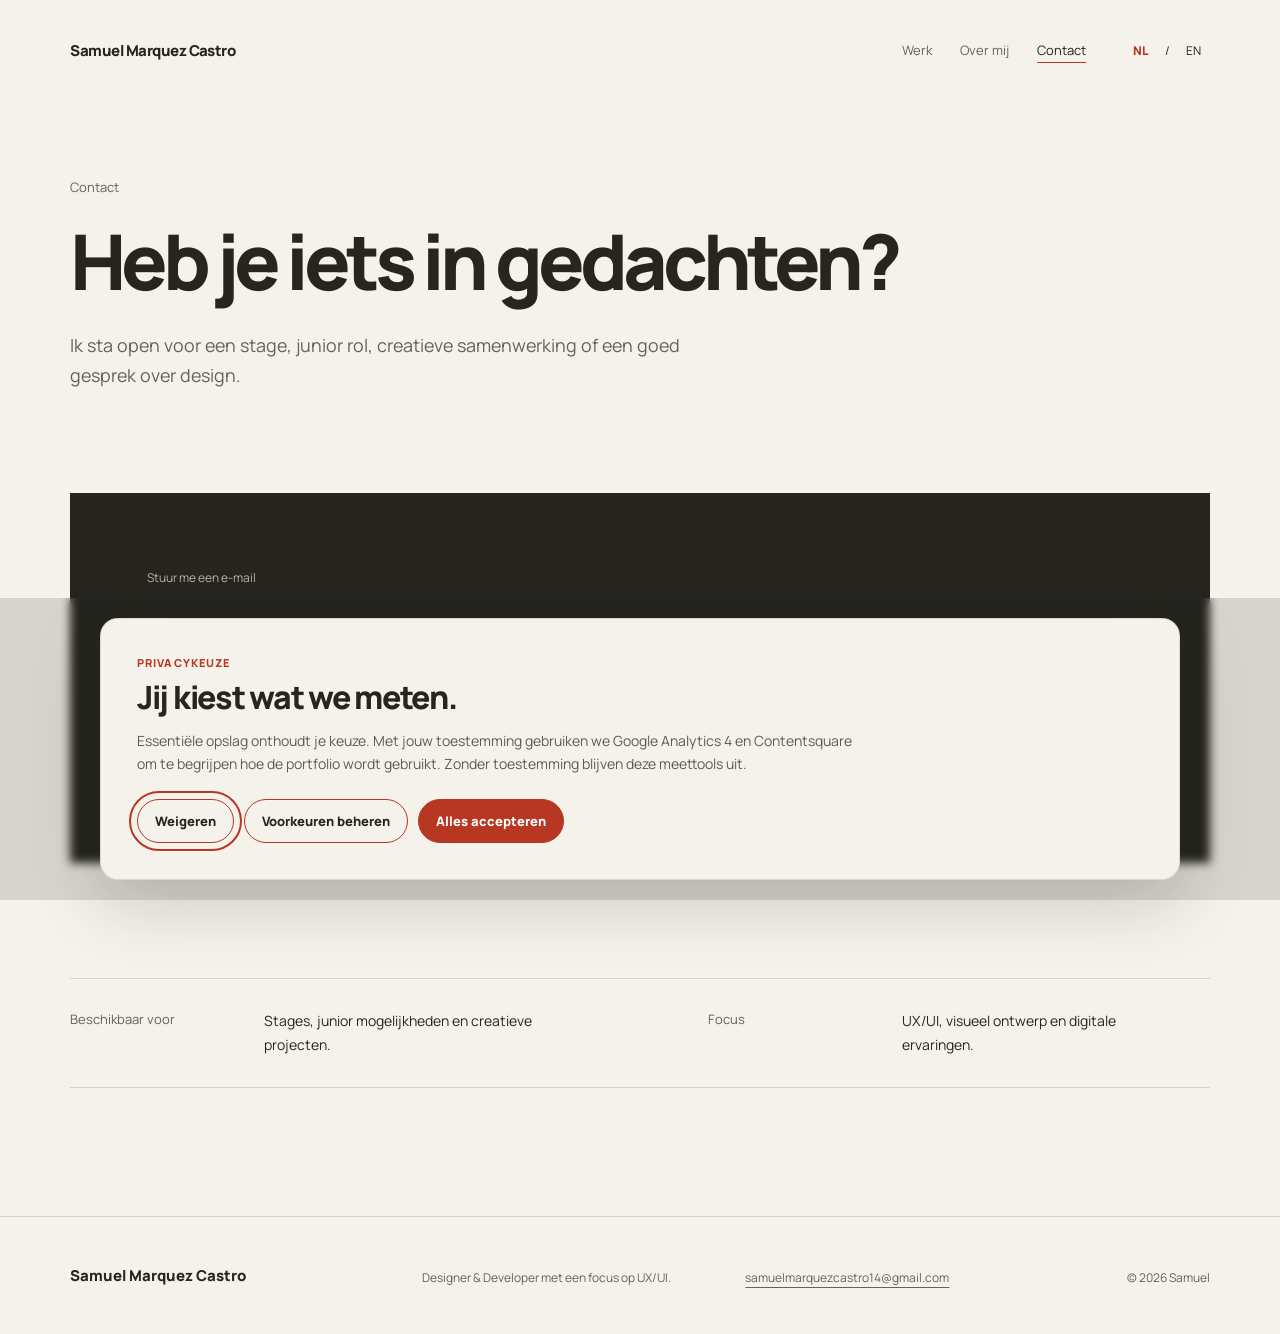
<file: contact.html>
<!doctype html>
<html lang="nl">
<head>
  <meta charset="utf-8">
  <meta name="viewport" content="width=device-width, initial-scale=1">
  <meta name="description" content="Neem contact op met Samuel Marquez Castro voor een UX/UI- of CRO-stage, een project of een kennismaking.">
  <link rel="alternate" hreflang="nl-BE" href="https://samuelmarquezcastro.github.io/Portfolio/contact.html?lang=nl">
  <link rel="alternate" hreflang="en" href="https://samuelmarquezcastro.github.io/Portfolio/contact.html?lang=en">
  <link rel="alternate" hreflang="x-default" href="https://samuelmarquezcastro.github.io/Portfolio/contact.html?lang=nl">
  <meta property="og:type" content="website">
  <meta property="og:site_name" content="Samuel Marquez Castro">
  <meta property="og:title" content="Contact voor een UX/UI- of CRO-stage | Samuel Marquez Castro">
  <meta property="og:description" content="Neem contact op met Samuel Marquez Castro voor een UX/UI- of CRO-stage, een project of een kennismaking.">
  <meta property="og:url" content="https://samuelmarquezcastro.github.io/Portfolio/contact.html?lang=nl">
  <meta property="og:image" content="https://samuelmarquezcastro.github.io/Portfolio/assets/images/samuel-portrait.png">
  <meta property="og:image:alt" content="Portret van Samuel Marquez Castro">
  <meta property="og:locale" content="nl_BE">
  <meta property="og:locale:alternate" content="en_GB">
  <meta name="twitter:card" content="summary_large_image">
  <meta name="twitter:title" content="Contact voor een UX/UI- of CRO-stage | Samuel Marquez Castro">
  <meta name="twitter:description" content="Neem contact op met Samuel Marquez Castro voor een UX/UI- of CRO-stage, een project of een kennismaking.">
  <meta name="twitter:image" content="https://samuelmarquezcastro.github.io/Portfolio/assets/images/samuel-portrait.png">
  <meta name="theme-color" content="#f5f2eb">
  <title>Contact voor een UX/UI- of CRO-stage | Samuel Marquez Castro</title>
  <link rel="icon" href="assets/favicon.png" type="image/png">
  <link rel="preload" href="assets/fonts/manrope-bold.ttf" as="font" type="font/ttf" crossorigin>
  <link rel="stylesheet" href="css/style.css?v=26">
  <link rel="stylesheet" href="css/cookie-consent.css?v=1">
  <script src="js/main.js?v=24" defer></script>
</head>
<body data-page="contact">
  <a class="skip-link" href="#main" data-i18n="skip">Naar de inhoud</a>
  <header class="site-header site-header-static">
    <a class="wordmark" href="index.html" aria-label="Samuel Marquez Castro, home"><span class="wordmark-full">Samuel Marquez Castro</span><span class="wordmark-short" aria-hidden="true">SMC</span></a>
    <div class="header-actions">
      <nav class="site-nav" aria-label="Hoofdnavigatie" data-i18n-aria="mainNavigation">
        <a href="work.html" data-page-link="work.html" data-i18n="navWork">Werk</a>
        <a href="about.html" data-page-link="about.html" data-i18n="navAbout">Over mij</a>
        <a href="contact.html" data-page-link="contact.html" data-i18n="navContact" aria-current="page">Contact</a>
      </nav>
      <nav class="language-switch" aria-label="Taalkeuze">
        <a href="?lang=nl" lang="nl" data-language="nl" aria-current="true">NL</a>
        <span aria-hidden="true">/</span>
        <a href="?lang=en" lang="en" data-language="en">EN</a>
      </nav>
    </div>
  </header>
  <main id="main" tabindex="-1">
    <section class="contact-page content-width" aria-labelledby="page-title">
      <div class="contact-intro">
        <p class="section-label" data-i18n="contactLabel">Contact</p>
        <h1 id="page-title" data-i18n="contactTitle">Heb je iets in gedachten?</h1>
        <p class="page-intro" data-i18n="contactIntro">Ik sta open voor een stage, junior rol, creatieve samenwerking of een goed gesprek over design.</p>
      </div>
      <div class="contact-panel">
        <p class="contact-kicker" data-i18n="contactKicker">Stuur me een e-mail</p>
        <a class="contact-email" href="mailto:samuelmarquezcastro14@gmail.com">
          <span>samuelmarquezcastro14@gmail.com</span><span aria-hidden="true">↗</span>
        </a>
      </div>
      <div class="contact-details">
        <div>
          <p class="section-label" data-i18n="availabilityLabel">Beschikbaar voor</p>
          <p data-i18n="availabilityCopy">Stages, junior mogelijkheden en creatieve projecten.</p>
        </div>
        <div>
          <p class="section-label" data-i18n="focusLabel">Focus</p>
          <p data-i18n="focusCopy">UX/UI, visueel ontwerp en digitale ervaringen.</p>
        </div>
      </div>
    </section>
  </main>
  <footer class="site-footer content-width">
    <a class="footer-name" href="index.html" data-page-link="index.html">Samuel Marquez Castro</a>
    <p data-i18n="footerRole">Designer &amp; Developer met een focus op UX/UI.</p>
    <a class="footer-email" href="mailto:samuelmarquezcastro14@gmail.com">samuelmarquezcastro14@gmail.com</a>
    <p class="footer-meta">© <span data-current-year></span> Samuel</p>
  </footer>
</body>
</html>
</file>
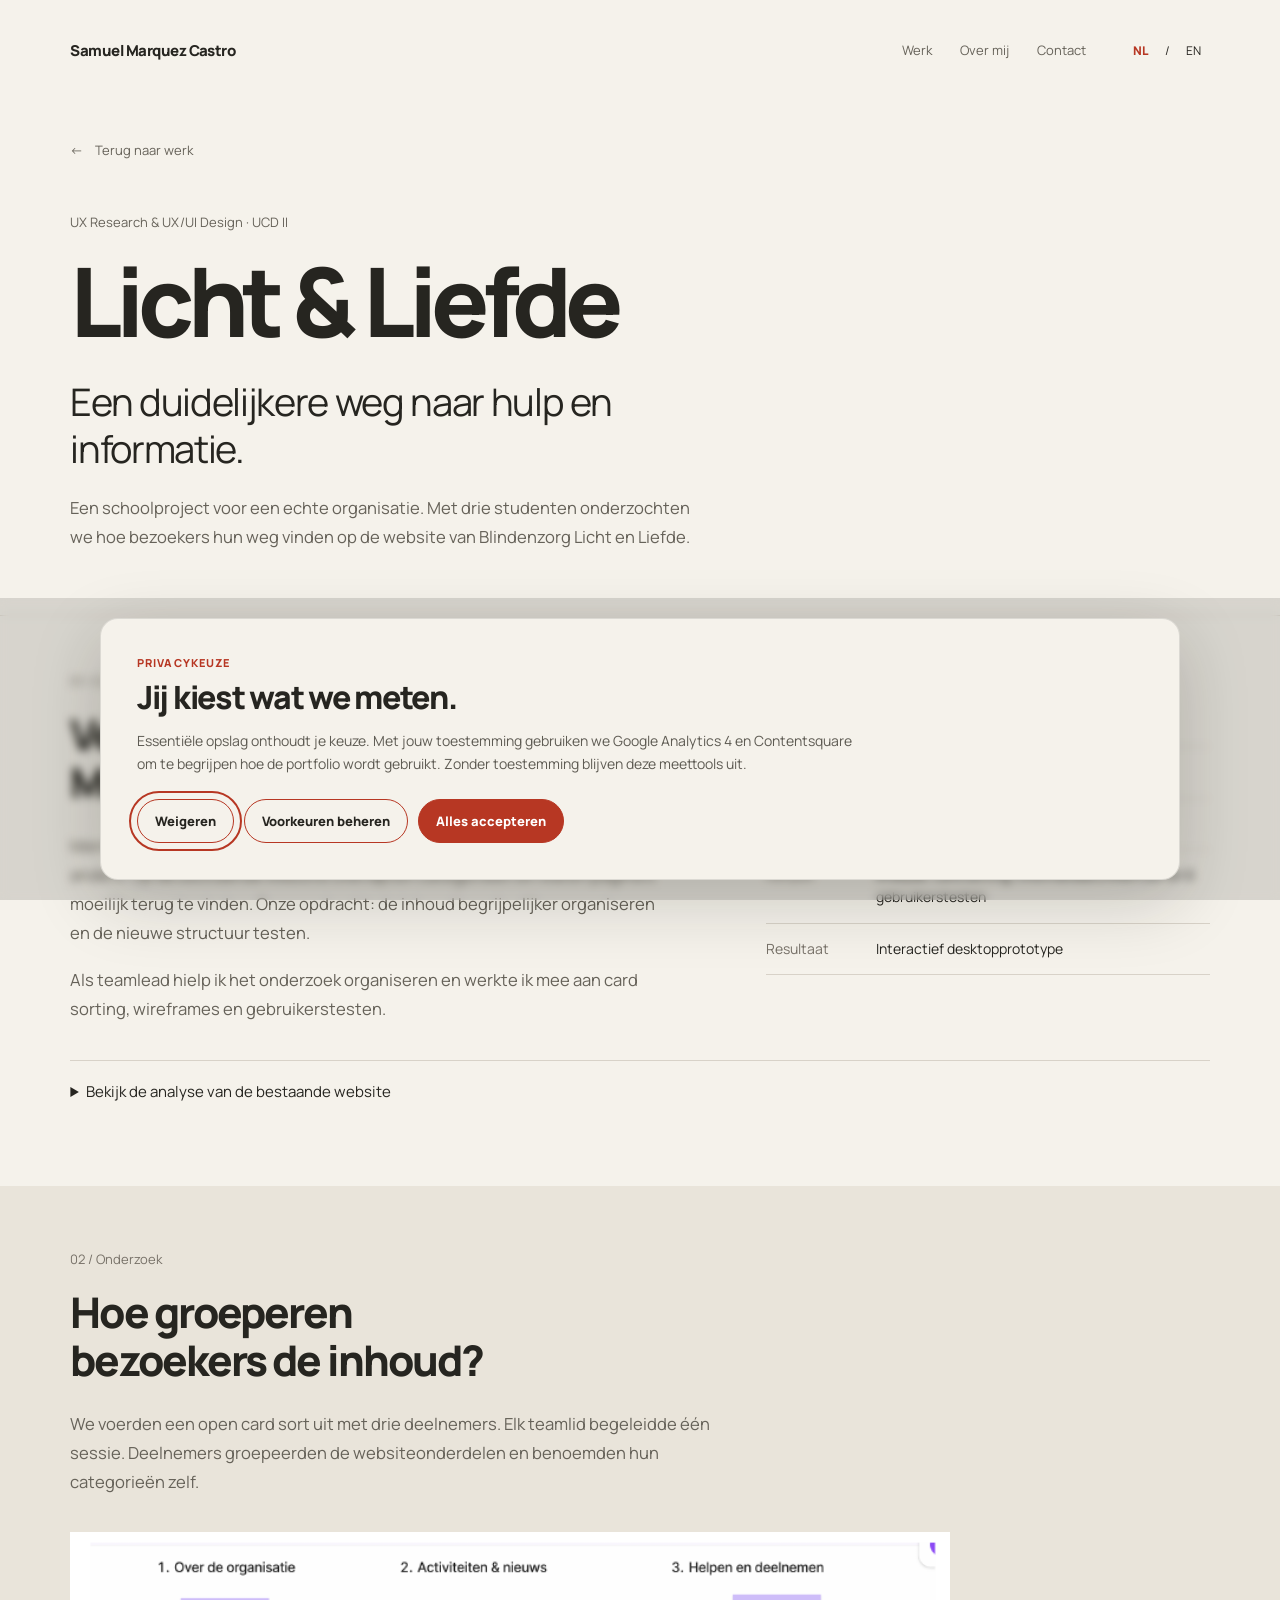
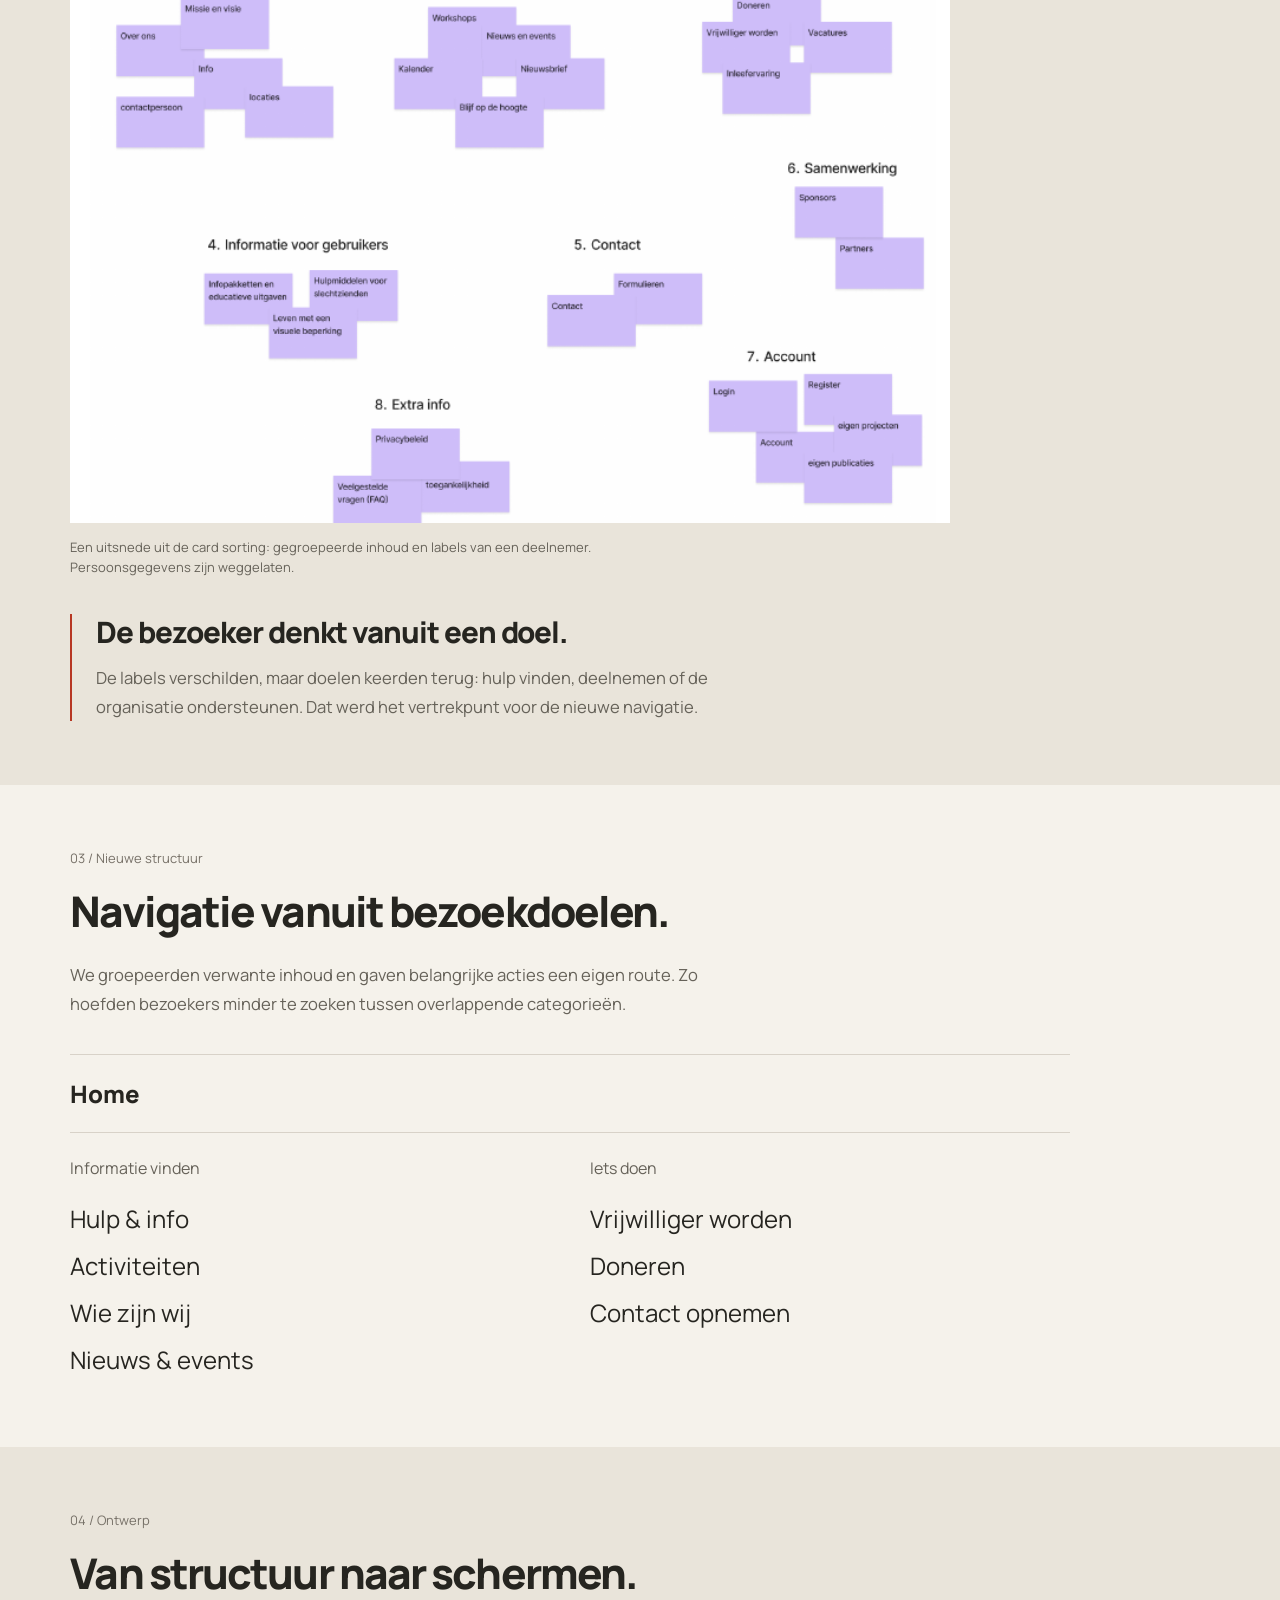
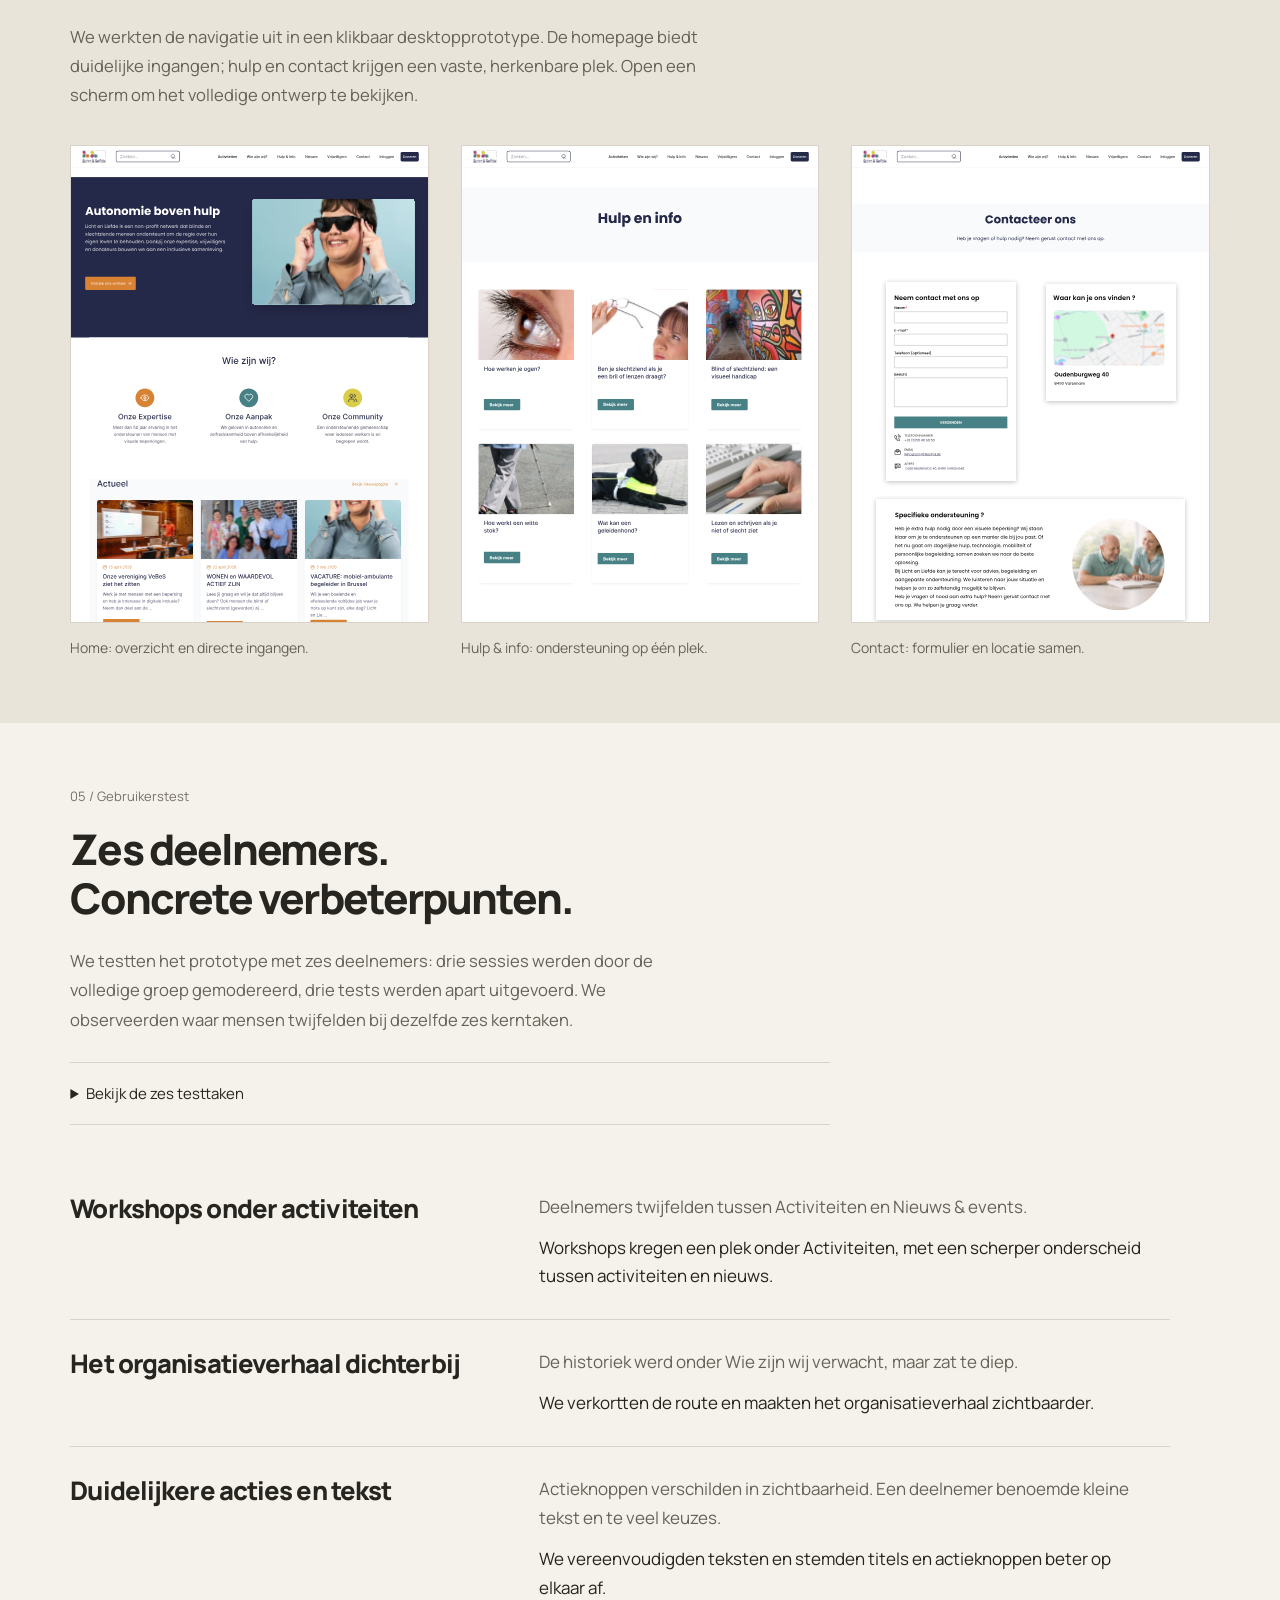
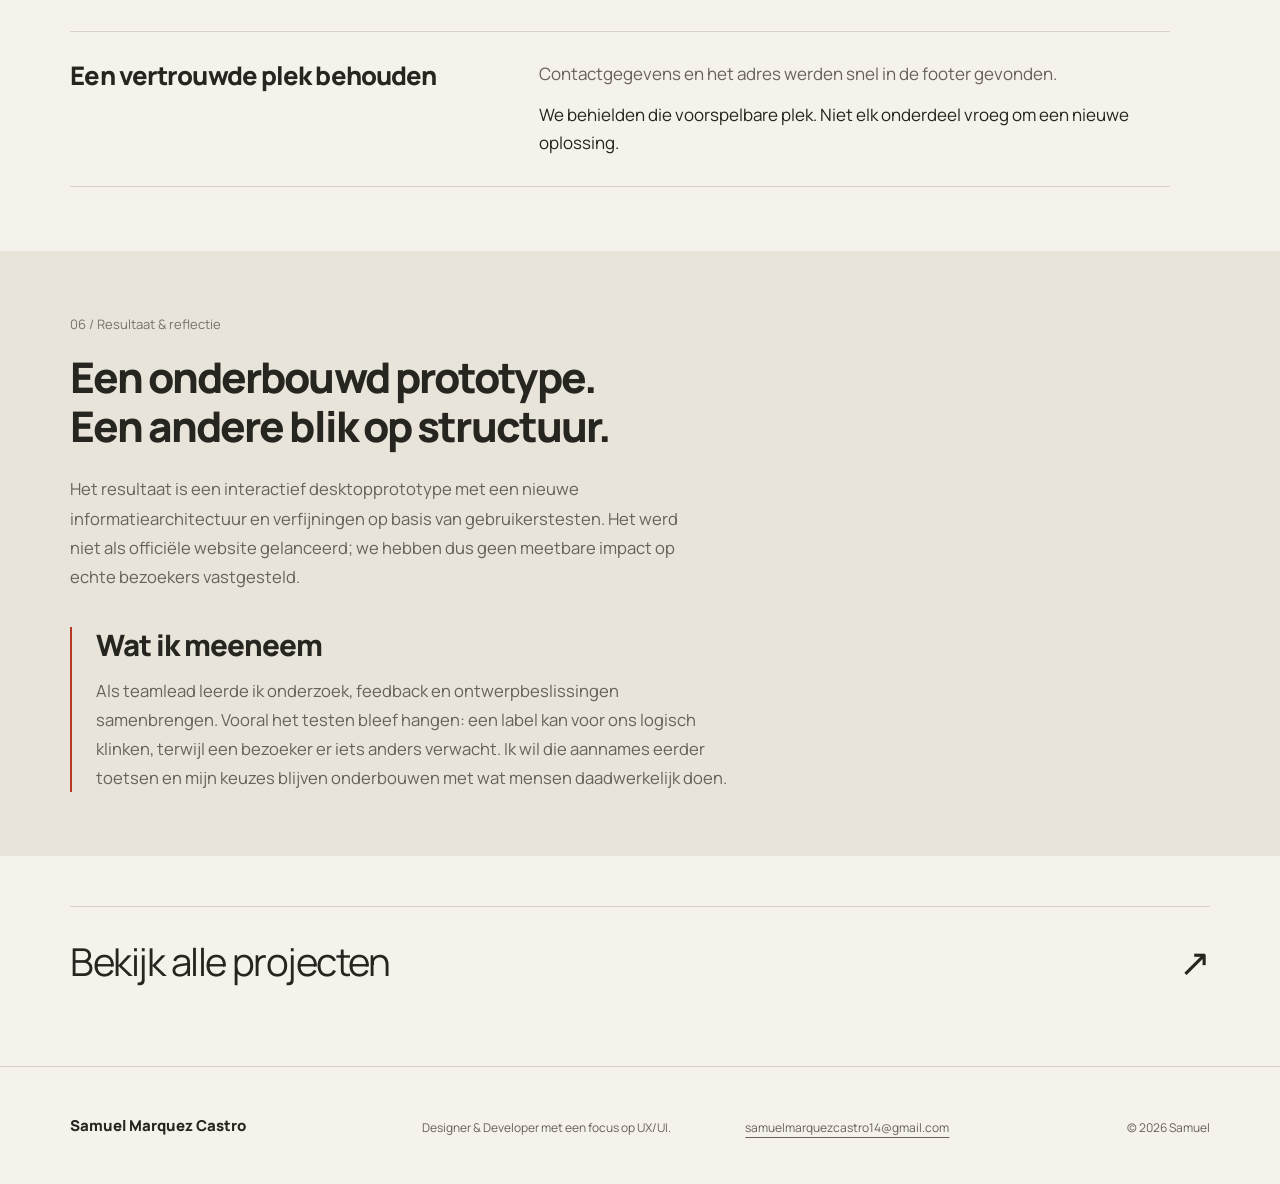
<file: licht-liefde.html>
<!doctype html>
<html lang="nl">
<head>
  <meta charset="utf-8">
  <meta name="viewport" content="width=device-width, initial-scale=1">
  <meta name="description" content="In dit groepsproject was ik teamlead en werkte ik aan card sorting, informatiearchitectuur, wireframes en tests met zes deelnemers.">
  <link rel="alternate" hreflang="nl-BE" href="https://samuelmarquezcastro.github.io/Portfolio/licht-liefde.html?lang=nl">
  <link rel="alternate" hreflang="en" href="https://samuelmarquezcastro.github.io/Portfolio/licht-liefde.html?lang=en">
  <link rel="alternate" hreflang="x-default" href="https://samuelmarquezcastro.github.io/Portfolio/licht-liefde.html?lang=nl">
  <meta property="og:type" content="website">
  <meta property="og:site_name" content="Samuel Marquez Castro">
  <meta property="og:title" content="Licht &amp; Liefde | UX research en gebruikerstesten | Samuel">
  <meta property="og:description" content="In dit groepsproject was ik teamlead en werkte ik aan card sorting, informatiearchitectuur, wireframes en tests met zes deelnemers.">
  <meta property="og:url" content="https://samuelmarquezcastro.github.io/Portfolio/licht-liefde.html?lang=nl">
  <meta property="og:image" content="https://samuelmarquezcastro.github.io/Portfolio/assets/images/projects/light-love-card-sort.png">
  <meta property="og:image:alt" content="Card-sortresultaten uit het UX-researchproject voor Licht &amp; Liefde">
  <meta property="og:locale" content="nl_BE">
  <meta property="og:locale:alternate" content="en_GB">
  <meta name="twitter:card" content="summary_large_image">
  <meta name="twitter:title" content="Licht &amp; Liefde | UX research en gebruikerstesten | Samuel">
  <meta name="twitter:description" content="In dit groepsproject was ik teamlead en werkte ik aan card sorting, informatiearchitectuur, wireframes en tests met zes deelnemers.">
  <meta name="twitter:image" content="https://samuelmarquezcastro.github.io/Portfolio/assets/images/projects/light-love-card-sort.png">
  <meta name="theme-color" content="#f5f2eb">
  <title>Licht &amp; Liefde | UX research en gebruikerstesten | Samuel</title>
  <link rel="icon" href="assets/favicon.png" type="image/png">
  <link rel="preload" href="assets/fonts/manrope-bold.ttf" as="font" type="font/ttf" crossorigin>
  <link rel="stylesheet" href="css/style.css?v=26">
  <link rel="stylesheet" href="css/light-love.css?v=11">
  <link rel="stylesheet" href="css/cookie-consent.css?v=1">
  <script src="js/main.js?v=24" defer></script>
</head>
<body data-page="lightLove">
  <a class="skip-link" href="#main" data-i18n="skip">Naar de inhoud</a>
  <header class="site-header site-header-static">
    <a class="wordmark" href="index.html" aria-label="Samuel Marquez Castro, home"><span class="wordmark-full">Samuel Marquez Castro</span><span class="wordmark-short" aria-hidden="true">SMC</span></a>
    <div class="header-actions">
      <nav class="site-nav" aria-label="Hoofdnavigatie" data-i18n-aria="mainNavigation">
        <a href="work.html" data-page-link="work.html" data-i18n="navWork">Werk</a>
        <a href="about.html" data-page-link="about.html" data-i18n="navAbout">Over mij</a>
        <a href="contact.html" data-page-link="contact.html" data-i18n="navContact">Contact</a>
      </nav>
      <nav class="language-switch" aria-label="Taalkeuze">
        <a href="?lang=nl" lang="nl" data-language="nl" aria-current="true">NL</a>
        <span aria-hidden="true">/</span>
        <a href="?lang=en" lang="en" data-language="en">EN</a>
      </nav>
    </div>
  </header>

  <main id="main" tabindex="-1">
    <article>

      <header class="ll-opening content-width">
        <a class="light-love-back" href="work.html?lang=nl" data-page-link="work.html"><span aria-hidden="true">←</span> <span data-i18n="backToWork">Terug naar werk</span></a>
        <p class="section-label">UX Research &amp; UX/UI Design · UCD II</p>
        <h1>Licht &amp; Liefde</h1>
        <p class="ll-deck" data-i18n="llDeck">Een duidelijkere weg naar hulp en informatie.</p>
        <p class="ll-lead" data-i18n="llIntro">Een schoolproject voor een echte organisatie. Met drie studenten onderzochten we hoe bezoekers hun weg vinden op de website van Blindenzorg Licht en Liefde.</p>
      </header>

      <section class="ll-context content-width" aria-labelledby="ll-context-title">
        <div class="ll-context-copy">
          <p class="ll-chapter" data-i18n="llContextLabel">01 / Context</p>
          <h2 id="ll-context-title" data-i18n="llContextTitle">Veel informatie. Moeilijk je weg vinden.</h2>
          <p data-i18n="llContextCopy">Mensen met een visuele beperking, naasten en vrijwilligers zoeken elk iets anders. Op de bestaande website overlapten categorieën en waren pagina’s moeilijk terug te vinden. Onze opdracht: de inhoud begrijpelijker organiseren en de nieuwe structuur testen.</p>
          <p data-i18n="llRoleCopy">Als teamlead hielp ik het onderzoek organiseren en werkte ik mee aan card sorting, wireframes en gebruikerstesten.</p>
        </div>
        <dl class="ll-facts">
            <div><dt data-i18n="caseContextLabel">Context</dt><dd data-i18n="lightLoveContextValue">Groepsproject · UCD II · echte organisatie</dd></div>
            <div><dt data-i18n="caseRoleLabel">Rol</dt><dd data-i18n="lightLoveRoleValue">Team lead &amp; UX/UI Designer</dd></div>
            <div><dt data-i18n="lightLoveTeamLabel">Team</dt><dd data-i18n="lightLoveTeamValue">3 studenten</dd></div>
            <div><dt data-i18n="caseScopeLabel">Aanpak</dt><dd data-i18n="lightLoveScopeValue">Analyse, card sorting, informatiearchitectuur en 6 gebruikerstesten</dd></div>
            <div><dt data-i18n="lightLoveResultLabel">Resultaat</dt><dd data-i18n="lightLoveResultValue">Interactief desktopprototype</dd></div>
          </dl>
        <details class="ll-research-detail">
          <summary data-i18n="llMapSummary">Bekijk de analyse van de bestaande website</summary>
          <figure class="light-love-mindmap">
          <div class="light-love-mindmap-scroll" tabindex="0" role="group" data-i18n-aria="lightLoveMindmapAria">
            <img src="assets/images/projects/light-love-mindmap.jpg" width="2400" height="1907" loading="lazy" decoding="async" alt="Mindmap van de bestaande websitestructuur van Blindenzorg Licht en Liefde." data-i18n-alt="lightLoveMindmapAlt">
          </div>
          <figcaption data-i18n="lightLoveMindmapCaption">De AS-IS-mindmap maakte zichtbaar hoeveel bestemmingen, subpagina's en doelgroepen de navigatie tegelijk moest ondersteunen. Scroll horizontaal om het schema te verkennen.</figcaption>
        </figure>
        </details>
      </section>

      <section class="ll-research" aria-labelledby="ll-research-title">
        <div class="content-width">
          <div class="ll-research-heading">
            <p class="ll-chapter" data-i18n="llResearchLabel">02 / Onderzoek</p>
            <h2 id="ll-research-title" data-i18n="llResearchTitle">Hoe groeperen bezoekers de inhoud?</h2>
            <p data-i18n="llResearchCopy">We voerden een open card sort uit met drie deelnemers. Elk teamlid begeleidde één sessie. Deelnemers groepeerden de websiteonderdelen en benoemden hun categorieën zelf.</p>
          </div>
          <figure class="ll-evidence">
            <img src="assets/images/projects/light-love-card-sort.png" width="745" height="500" loading="lazy" decoding="async" alt="Geanonimiseerde card-sortresultaten met gegroepeerde websiteonderdelen." data-i18n-alt="lightLoveCardAlt">
            <figcaption data-i18n="llEvidenceCaption">Een uitsnede uit de card sorting: gegroepeerde inhoud en labels van een deelnemer. Persoonsgegevens zijn weggelaten.</figcaption>
          </figure>
          <div class="ll-takeaway">
            <h3 data-i18n="llTakeawayTitle">De bezoeker denkt vanuit een doel.</h3>
            <p data-i18n="llTakeawayCopy">De labels verschilden, maar doelen keerden terug: hulp vinden, deelnemen of de organisatie ondersteunen. Dat werd het vertrekpunt voor de nieuwe navigatie.</p>
          </div>
        </div>
      </section>

<section class="ll-section content-width" aria-labelledby="ll-chapter-3"><div class="ll-section-heading"><p class="ll-chapter" data-i18n="llChapter3">03 / Nieuwe structuur</p><h2 id="ll-chapter-3" data-i18n="llTitle3">Navigatie vanuit bezoekdoelen.</h2><p  data-i18n="llCopy3">We groepeerden verwante inhoud en gaven belangrijke acties een eigen route. Zo hoefden bezoekers minder te zoeken tussen overlappende categorieën.</p></div><div class="ll-navigation"><p class="ll-nav-root">Home</p><div class="ll-nav-groups"><div><h3 data-i18n="lightLoveInformationGroup">Informatie vinden</h3><ul><li data-i18n="lightLoveNavHelp">Hulp &amp; info</li><li data-i18n="lightLoveNavActivities">Activiteiten</li><li data-i18n="lightLoveNavAbout">Wie zijn wij</li><li data-i18n="lightLoveNavNews">Nieuws &amp; events</li></ul></div><div><h3 data-i18n="lightLoveActionGroup">Iets doen</h3><ul><li data-i18n="lightLoveNavVolunteer">Vrijwilliger worden</li><li data-i18n="lightLoveNavDonate">Doneren</li><li data-i18n="lightLoveNavContact">Contact opnemen</li></ul></div></div></div></section><section class="ll-section ll-soft" aria-labelledby="ll-chapter-4"><div class="content-width"><div class="ll-section-heading"><p class="ll-chapter" data-i18n="llChapter4">04 / Ontwerp</p><h2 id="ll-chapter-4" data-i18n="llTitle4">Van structuur naar schermen.</h2><p  data-i18n="llCopy4">We werkten de navigatie uit in een klikbaar desktopprototype. De homepage biedt duidelijke ingangen; hulp en contact krijgen een vaste, herkenbare plek. Open een scherm om het volledige ontwerp te bekijken.</p></div><div class="ll-screens"><figure><a class="ll-screen" href="assets/images/projects/light-love-home.svg" target="_blank" rel="noopener"><img src="assets/images/projects/light-love-home.svg" width="1512" height="3116" loading="lazy" decoding="async" data-i18n-alt="lightLoveHomeScreenAlt" alt="Home: overzicht en directe ingangen."></a><figcaption  data-i18n="llScreenhome">Home: overzicht en directe ingangen.</figcaption></figure><figure><a class="ll-screen" href="assets/images/projects/light-love-help.svg" target="_blank" rel="noopener"><img src="assets/images/projects/light-love-help.svg" width="1512" height="2881" loading="lazy" decoding="async" data-i18n-alt="lightLoveHelpScreenAlt" alt="Hulp &amp; info: ondersteuning op één plek."></a><figcaption  data-i18n="llScreenhelp">Hulp &amp; info: ondersteuning op één plek.</figcaption></figure><figure><a class="ll-screen" href="assets/images/projects/light-love-contact.svg" target="_blank" rel="noopener"><img src="assets/images/projects/light-love-contact.svg" width="1512" height="2985" loading="lazy" decoding="async" data-i18n-alt="lightLoveContactScreenAlt" alt="Contact: formulier en locatie samen."></a><figcaption  data-i18n="llScreencontact">Contact: formulier en locatie samen.</figcaption></figure></div></div></section><section class="ll-section content-width" aria-labelledby="ll-chapter-5"><div class="ll-section-heading"><p class="ll-chapter" data-i18n="llChapter5">05 / Gebruikerstest</p><h2 id="ll-chapter-5" data-i18n="llTitle5">Zes deelnemers. Concrete verbeterpunten.</h2><p  data-i18n="llCopy5">We testten het prototype met zes deelnemers: drie sessies werden door de volledige groep gemodereerd, drie tests werden apart uitgevoerd. We observeerden waar mensen twijfelden bij dezelfde zes kerntaken.</p></div><details class="ll-research-detail ll-tasks"><summary  data-i18n="llTaskSummary">Bekijk de zes testtaken</summary><ol><li data-i18n="lightLoveTaskOne">Informatie over een visuele beperking vinden</li><li data-i18n="lightLoveTaskTwo">Vrijwilliger worden</li><li data-i18n="lightLoveTaskThree">Een workshop of activiteit zoeken</li><li data-i18n="lightLoveTaskFour">Contact opnemen</li><li data-i18n="lightLoveTaskFive">Een donatie starten</li><li data-i18n="lightLoveTaskSix">De historiek terugvinden</li></ol></details><div class="ll-findings"><section class="ll-finding"><h3  data-i18n="llFinding0">Workshops onder activiteiten</h3><div><p  data-i18n="llEvidence0">Deelnemers twijfelden tussen Activiteiten en Nieuws &amp; events.</p><p class="ll-response" data-i18n="llResponse0">Workshops kregen een plek onder Activiteiten, met een scherper onderscheid tussen activiteiten en nieuws.</p></div></section><section class="ll-finding"><h3  data-i18n="llFinding1">Het organisatieverhaal dichterbij</h3><div><p  data-i18n="llEvidence1">De historiek werd onder Wie zijn wij verwacht, maar zat te diep.</p><p class="ll-response" data-i18n="llResponse1">We verkortten de route en maakten het organisatieverhaal zichtbaarder.</p></div></section><section class="ll-finding"><h3  data-i18n="llFinding2">Duidelijkere acties en tekst</h3><div><p  data-i18n="llEvidence2">Actieknoppen verschilden in zichtbaarheid. Een deelnemer benoemde kleine tekst en te veel keuzes.</p><p class="ll-response" data-i18n="llResponse2">We vereenvoudigden teksten en stemden titels en actieknoppen beter op elkaar af.</p></div></section><section class="ll-finding"><h3  data-i18n="llFinding3">Een vertrouwde plek behouden</h3><div><p  data-i18n="llEvidence3">Contactgegevens en het adres werden snel in de footer gevonden.</p><p class="ll-response" data-i18n="llResponse3">We behielden die voorspelbare plek. Niet elk onderdeel vroeg om een nieuwe oplossing.</p></div></section></div></section><section class="ll-section ll-soft" aria-labelledby="ll-chapter-6"><div class="content-width"><div class="ll-section-heading"><p class="ll-chapter" data-i18n="llChapter6">06 / Resultaat &amp; reflectie</p><h2 id="ll-chapter-6" data-i18n="llTitle6">Een onderbouwd prototype. Een andere blik op structuur.</h2><p  data-i18n="llCopy6">Het resultaat is een interactief desktopprototype met een nieuwe informatiearchitectuur en verfijningen op basis van gebruikerstesten. Het werd niet als officiële website gelanceerd; we hebben dus geen meetbare impact op echte bezoekers vastgesteld.</p></div><div class="ll-takeaway"><h3  data-i18n="llLearningTitle">Wat ik meeneem</h3><p  data-i18n="llLearning">Als teamlead leerde ik onderzoek, feedback en ontwerpbeslissingen samenbrengen. Vooral het testen bleef hangen: een label kan voor ons logisch klinken, terwijl een bezoeker er iets anders verwacht. Ik wil die aannames eerder toetsen en mijn keuzes blijven onderbouwen met wat mensen daadwerkelijk doen.</p></div></div></section>
      <nav class="light-love-next content-width" aria-label="Verder navigeren" data-i18n-aria="caseNextAria">
        <a href="work.html?lang=nl" data-page-link="work.html"><span data-i18n="lightLoveViewAllWork">Bekijk alle projecten</span><span aria-hidden="true">↗</span></a>
      </nav>
    </article>
  </main>

  <footer class="site-footer content-width">
    <a class="footer-name" href="index.html" data-page-link="index.html">Samuel Marquez Castro</a>
    <p data-i18n="footerRole">Designer &amp; Developer met een focus op UX/UI.</p>
    <a class="footer-email" href="mailto:samuelmarquezcastro14@gmail.com">samuelmarquezcastro14@gmail.com</a>
    <p class="footer-meta">© <span data-current-year></span> Samuel</p>
  </footer>
</body>
</html>
</file>
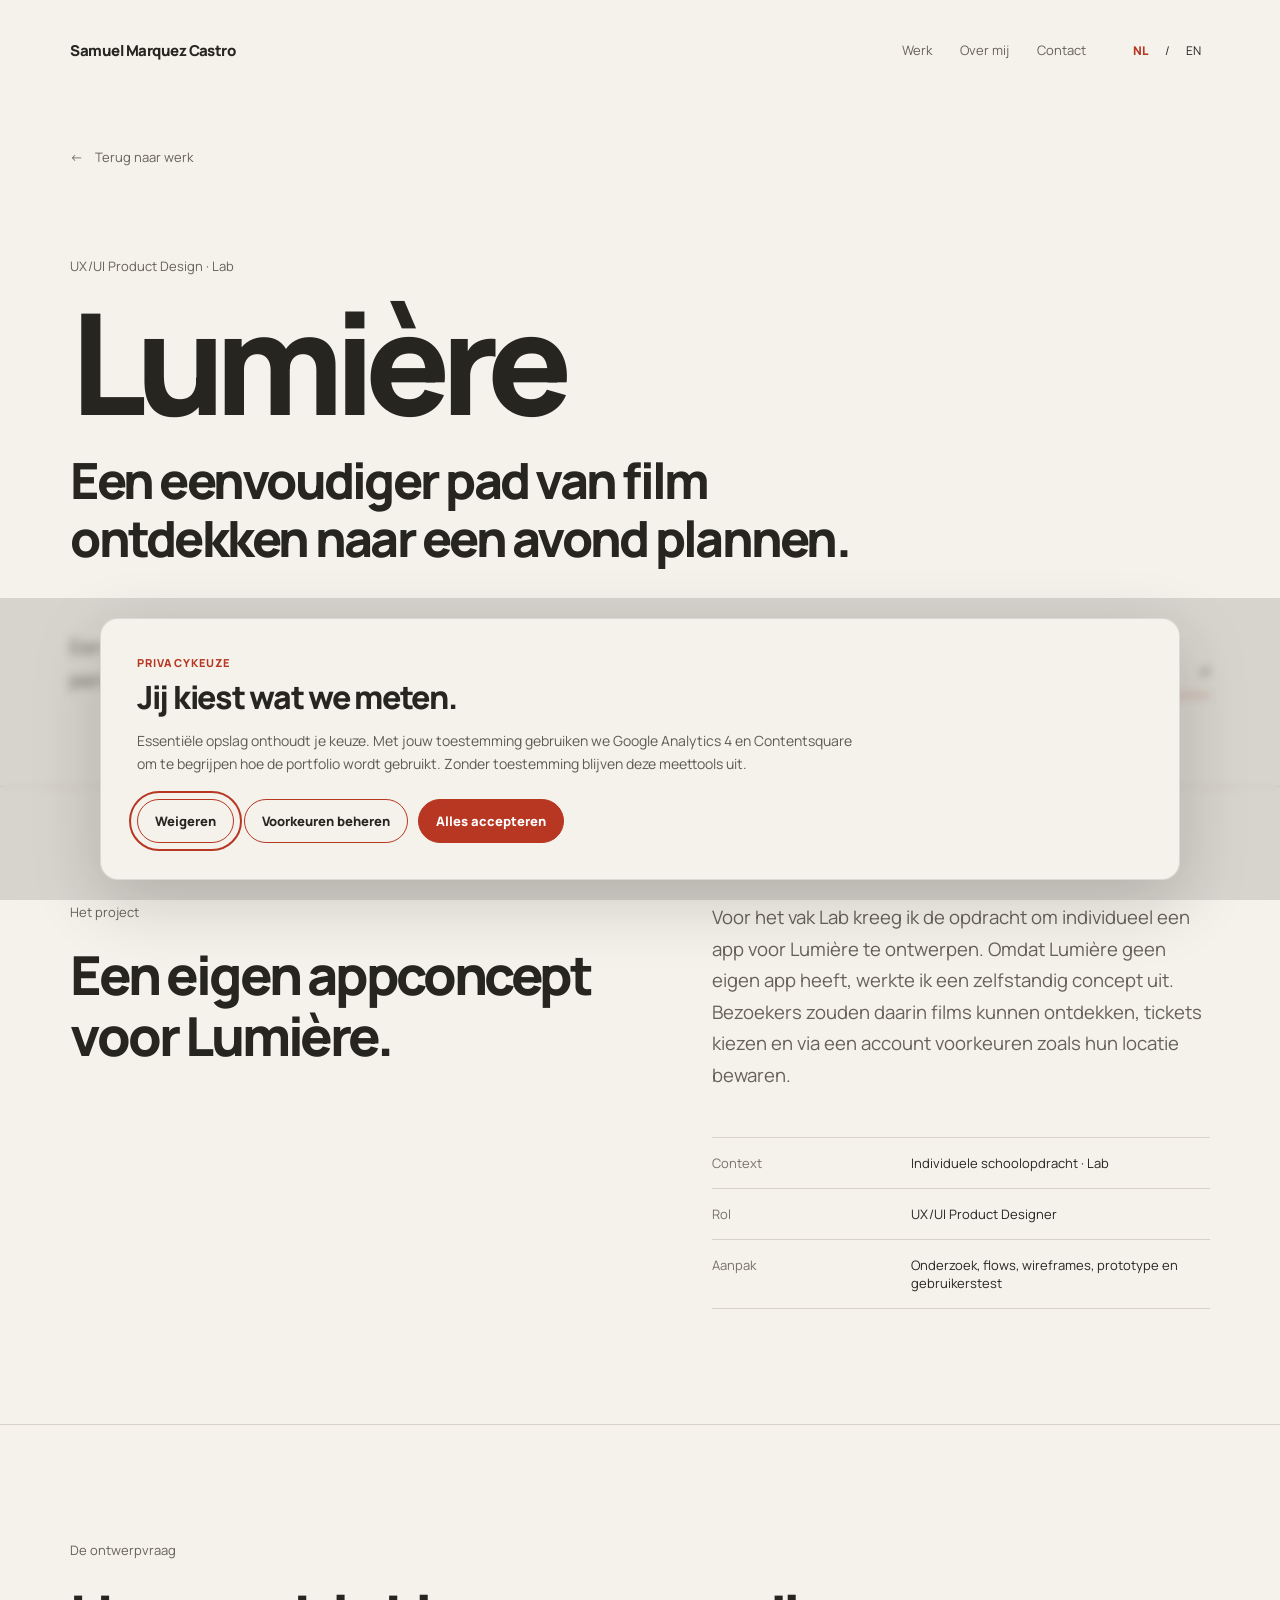
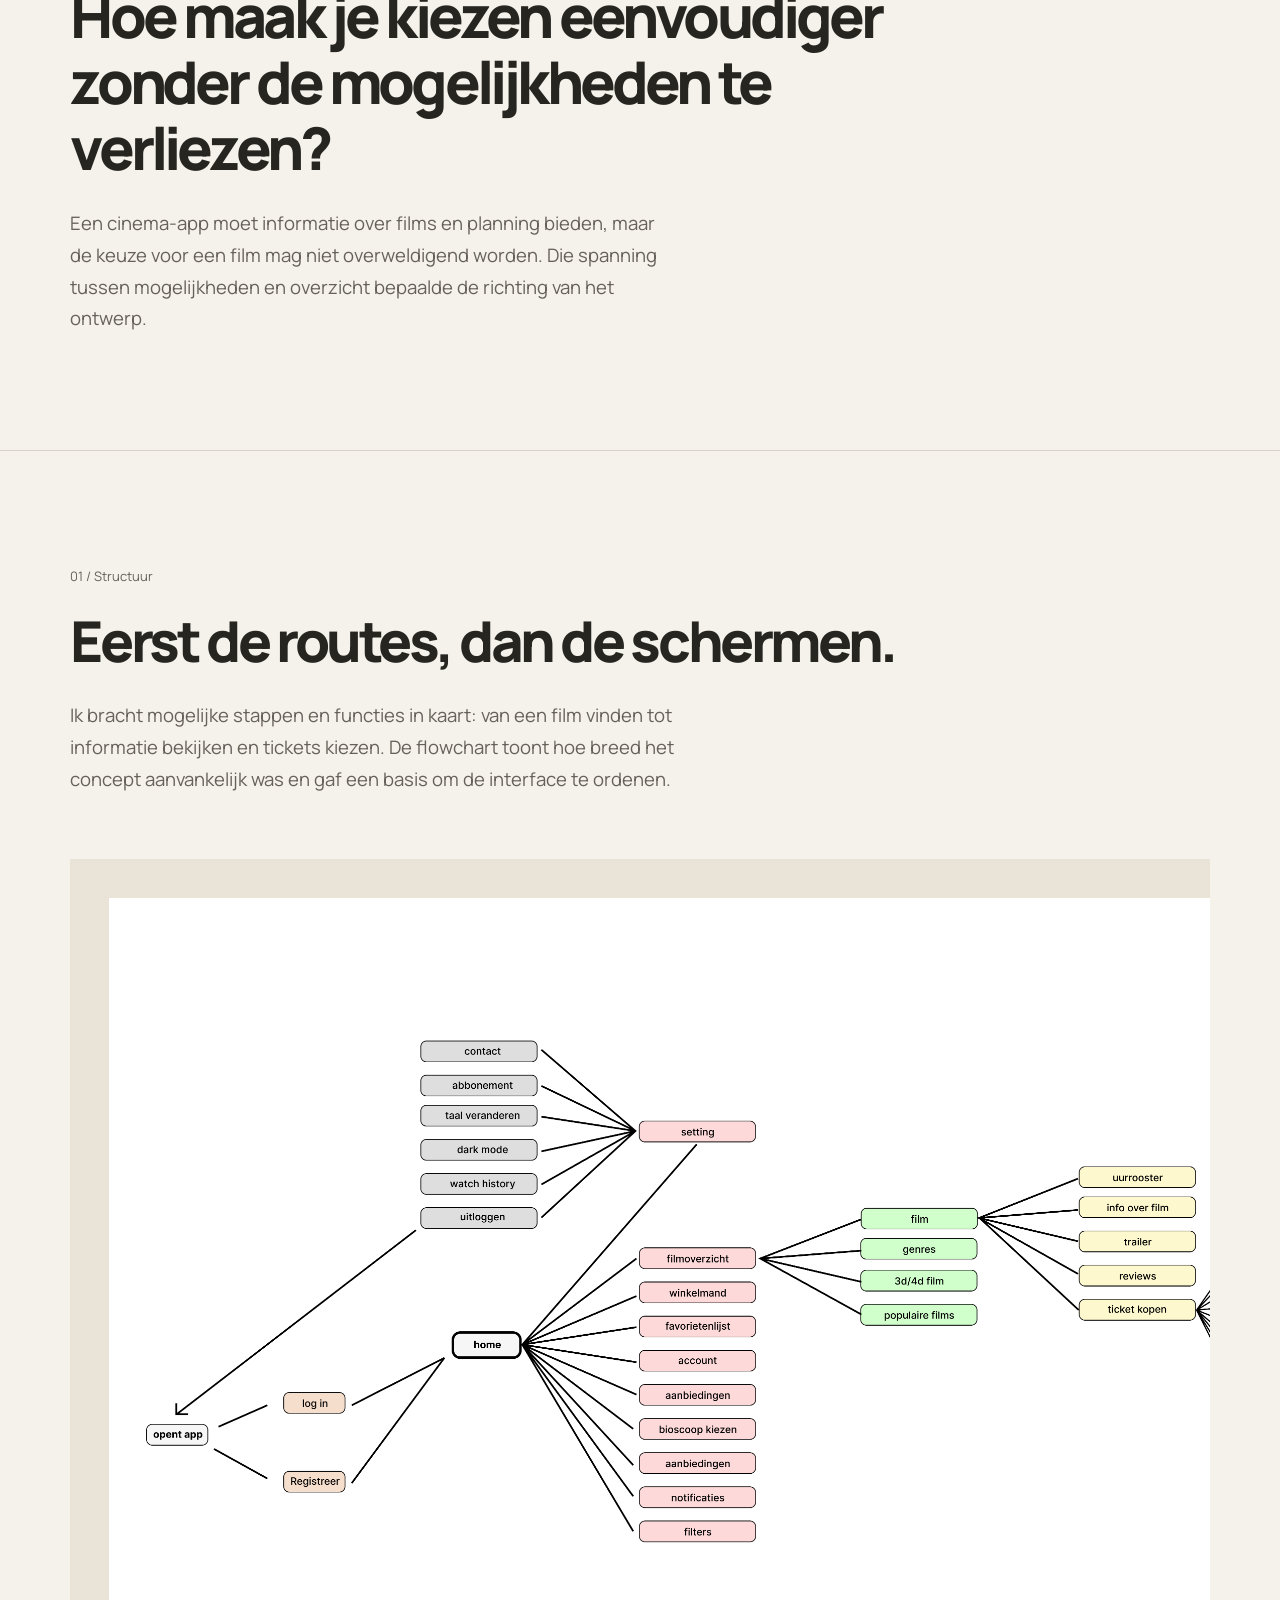
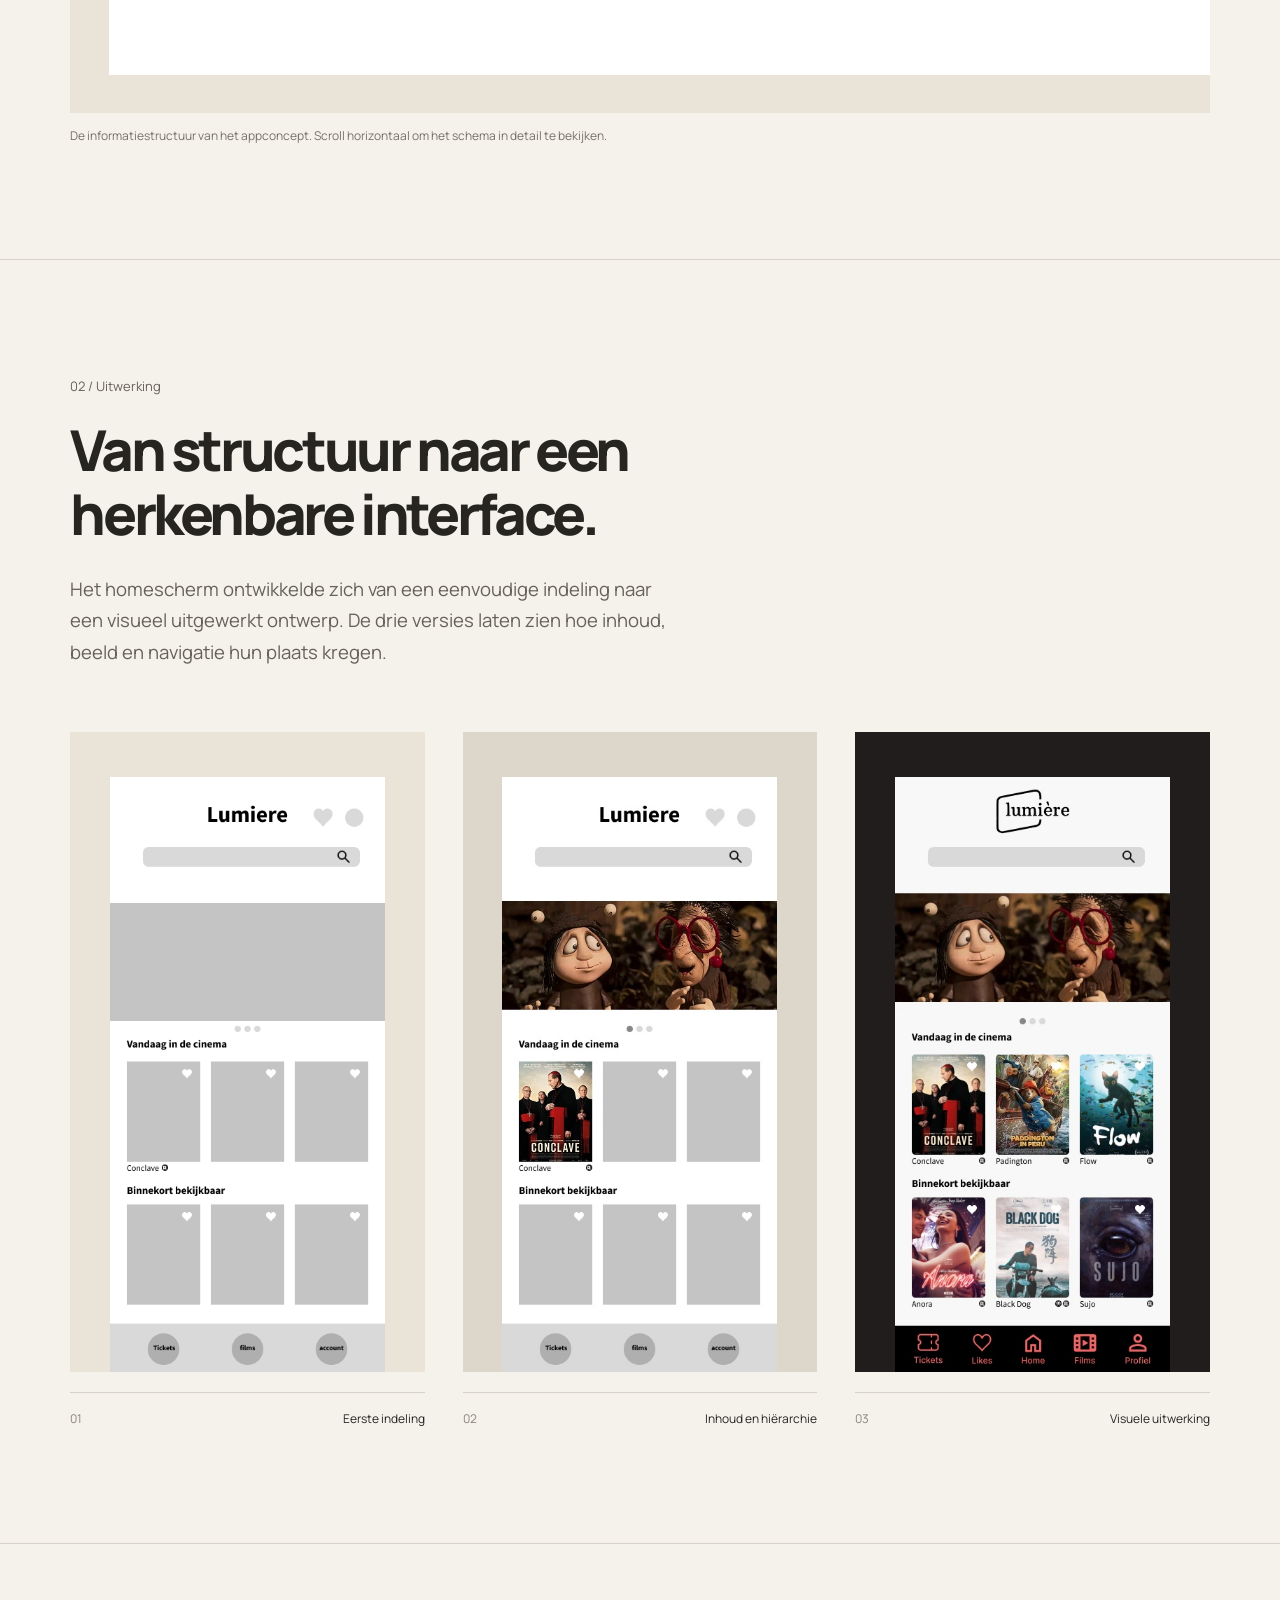
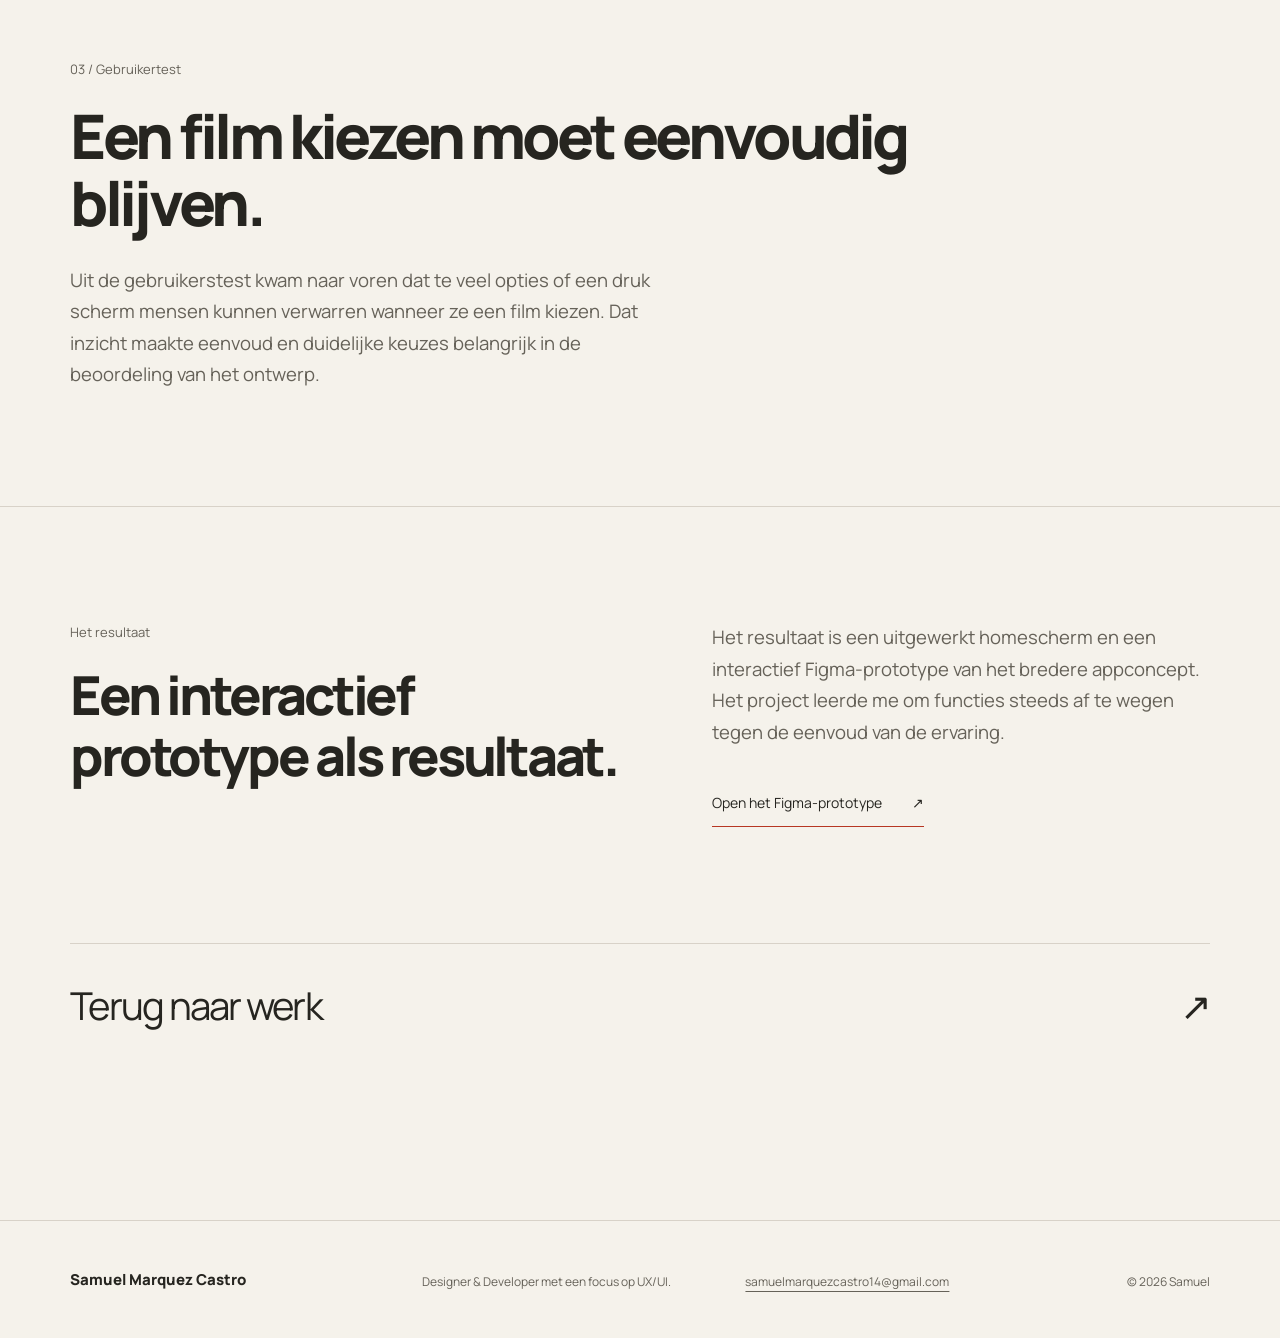
<file: lumiere.html>
<!doctype html>
<html lang="nl">
<head>
  <meta charset="utf-8">
  <meta name="viewport" content="width=device-width, initial-scale=1">
  <meta name="description" content="Een individueel UX/UI-appconcept voor Lumière: van onderzoek en user flows tot wireframes en een interactief prototype.">
  <link rel="alternate" hreflang="nl-BE" href="https://samuelmarquezcastro.github.io/Portfolio/lumiere.html?lang=nl">
  <link rel="alternate" hreflang="en" href="https://samuelmarquezcastro.github.io/Portfolio/lumiere.html?lang=en">
  <link rel="alternate" hreflang="x-default" href="https://samuelmarquezcastro.github.io/Portfolio/lumiere.html?lang=nl">
  <meta property="og:type" content="website">
  <meta property="og:site_name" content="Samuel Marquez Castro">
  <meta property="og:title" content="Lumière-appconcept | UX/UI case study | Samuel">
  <meta property="og:description" content="Een individueel UX/UI-appconcept voor Lumière: van onderzoek en user flows tot wireframes en een interactief prototype.">
  <meta property="og:url" content="https://samuelmarquezcastro.github.io/Portfolio/lumiere.html?lang=nl">
  <meta property="og:image" content="https://samuelmarquezcastro.github.io/Portfolio/assets/images/lumiere-home.jpg">
  <meta property="og:image:alt" content="Het Lumière-appconcept met filmaanbod en zoekfunctie">
  <meta property="og:locale" content="nl_BE">
  <meta property="og:locale:alternate" content="en_GB">
  <meta name="twitter:card" content="summary_large_image">
  <meta name="twitter:title" content="Lumière-appconcept | UX/UI case study | Samuel">
  <meta name="twitter:description" content="Een individueel UX/UI-appconcept voor Lumière: van onderzoek en user flows tot wireframes en een interactief prototype.">
  <meta name="twitter:image" content="https://samuelmarquezcastro.github.io/Portfolio/assets/images/lumiere-home.jpg">
  <meta name="theme-color" content="#f5f2eb">
  <title>Lumière-appconcept | UX/UI case study | Samuel</title>
  <link rel="icon" href="assets/favicon.png" type="image/png">
  <link rel="preload" href="assets/fonts/manrope-bold.ttf" as="font" type="font/ttf" crossorigin>
  <link rel="stylesheet" href="css/style.css?v=26">
  <link rel="stylesheet" href="css/lumiere.css?v=3">
  <link rel="stylesheet" href="css/cookie-consent.css?v=1">
  <script src="js/main.js?v=24" defer></script>
</head>
<body data-page="lumiere">
  <a class="skip-link" href="#main" data-i18n="skip">Naar de inhoud</a>
  <header class="site-header site-header-static">
    <a class="wordmark" href="index.html" aria-label="Samuel Marquez Castro, home"><span class="wordmark-full">Samuel Marquez Castro</span><span class="wordmark-short" aria-hidden="true">SMC</span></a>
    <div class="header-actions">
      <nav class="site-nav" aria-label="Hoofdnavigatie" data-i18n-aria="mainNavigation">
        <a href="work.html" data-page-link="work.html" data-i18n="navWork">Werk</a>
        <a href="about.html" data-page-link="about.html" data-i18n="navAbout">Over mij</a>
        <a href="contact.html" data-page-link="contact.html" data-i18n="navContact">Contact</a>
      </nav>
      <nav class="language-switch" aria-label="Taalkeuze">
        <a href="?lang=nl" lang="nl" data-language="nl" aria-current="true">NL</a>
        <span aria-hidden="true">/</span>
        <a href="?lang=en" lang="en" data-language="en">EN</a>
      </nav>
    </div>
  </header>
  <main id="main" tabindex="-1">
    <article>
      <header class="case-intro content-width">
        <a class="case-back" href="work.html?lang=nl" data-page-link="work.html"><span aria-hidden="true">←</span> <span data-i18n="backToWork">Terug naar werk</span></a>
        <p class="section-label">UX/UI Product Design · Lab</p>
        <h1>Lumière</h1>
        <p class="case-deck" data-i18n="caseDeck">Een eenvoudiger pad van film ontdekken naar een avond plannen.</p>
        <div class="case-intro-bottom">
          <p data-i18n="caseIntro">Een individueel appconcept voor Lumière, ontworpen om films, tickets en persoonlijke voorkeuren op een heldere manier samen te brengen.</p>
          <a class="case-text-link" href="https://www.figma.com/proto/f5QRp2eRR9h3iUdd3vsFIu/wireframe-lumiere?page-id=361%3A6370&amp;node-id=361-6392&amp;scaling=min-zoom&amp;content-scaling=fixed&amp;starting-point-node-id=361%3A6392" target="_blank" rel="noopener noreferrer"><span data-i18n="openPrototype">Open het Figma-prototype</span><span aria-hidden="true">↗</span></a>
        </div>
      </header>

      <section class="case-overview content-width" aria-labelledby="case-overview-title">
        <div>
          <p class="section-label" data-i18n="caseOverviewLabel">Het project</p>
          <h2 id="case-overview-title" data-i18n="caseOverviewTitle">Een eigen appconcept voor Lumière.</h2>
        </div>
        <div class="case-overview-copy">
          <p data-i18n="caseOverviewCopy">Voor het vak Lab kreeg ik de opdracht om individueel een app voor Lumière te ontwerpen. Omdat Lumière geen eigen app heeft, werkte ik een zelfstandig concept uit. Bezoekers zouden daarin films kunnen ontdekken, tickets kiezen en via een account voorkeuren zoals hun locatie bewaren.</p>
          <dl class="case-facts">
            <div><dt data-i18n="caseContextLabel">Context</dt><dd data-i18n="caseContextValue">Individuele schoolopdracht · Lab</dd></div>
            <div><dt data-i18n="caseRoleLabel">Rol</dt><dd>UX/UI Product Designer</dd></div>
            <div><dt data-i18n="caseScopeLabel">Aanpak</dt><dd data-i18n="caseScopeValue">Onderzoek, flows, wireframes, prototype en gebruikerstest</dd></div>
          </dl>
        </div>
      </section>

      <section class="case-question content-width" aria-labelledby="case-question-title">
        <p class="section-label" data-i18n="caseQuestionLabel">De ontwerpvraag</p>
        <h2 id="case-question-title" data-i18n="caseQuestionTitle">Hoe maak je kiezen eenvoudiger zonder de mogelijkheden te verliezen?</h2>
        <p data-i18n="caseQuestionCopy">Een cinema-app moet informatie over films en planning bieden, maar de keuze voor een film mag niet overweldigend worden. Die spanning tussen mogelijkheden en overzicht bepaalde de richting van het ontwerp.</p>
      </section>

      <section class="case-flow content-width" aria-labelledby="case-flow-title">
        <div class="case-section-heading">
          <p class="section-label">01 / <span data-i18n="caseFlowLabel">Structuur</span></p>
          <h2 id="case-flow-title" data-i18n="caseFlowTitle">Eerst de routes, dan de schermen.</h2>
          <p data-i18n="caseFlowCopy">Ik bracht mogelijke stappen en functies in kaart: van een film vinden tot informatie bekijken en tickets kiezen. De flowchart toont hoe breed het concept aanvankelijk was en gaf een basis om de interface te ordenen.</p>
        </div>
        <figure class="case-flow-figure">
          <div class="case-flow-scroll" role="region" tabindex="0" aria-label="Scrollbare Lumière-flowchart" data-i18n-aria="caseFlowAria">
            <img src="assets/images/lumiere-flowchart.png" width="5972" height="3095" alt="Flowchart van het appconcept met routes van de start naar home, filmaanbod, account en tickets." data-i18n-alt="caseFlowAlt" loading="lazy" decoding="async">
          </div>
          <figcaption data-i18n="caseFlowCaption">De informatiestructuur van het appconcept. Scroll horizontaal om het schema in detail te bekijken.</figcaption>
        </figure>
      </section>

      <section class="case-evolution content-width" aria-labelledby="case-evolution-title">
        <div class="case-section-heading">
          <p class="section-label">02 / <span data-i18n="caseEvolutionLabel">Uitwerking</span></p>
          <h2 id="case-evolution-title" data-i18n="caseEvolutionTitle">Van structuur naar een herkenbare interface.</h2>
          <p data-i18n="caseEvolutionCopy">Het homescherm ontwikkelde zich van een eenvoudige indeling naar een visueel uitgewerkt ontwerp. De drie versies laten zien hoe inhoud, beeld en navigatie hun plaats kregen.</p>
        </div>
        <div class="case-evolution-grid">
          <figure><div class="case-screen case-screen-low"><img src="assets/images/lumiere-lowfi.png" width="393" height="852" alt="Eerste low-fidelity versie van het Lumière-homescherm." data-i18n-alt="caseLowAlt" loading="lazy" decoding="async"></div><figcaption><span>01</span><span data-i18n="caseLowLabel">Eerste indeling</span></figcaption></figure>
          <figure><div class="case-screen case-screen-mid"><img src="assets/images/lumiere-midfi.jpg" width="393" height="852" alt="Mid-fidelity versie waarin het beeld en de inhoud worden geplaatst." data-i18n-alt="caseMidAlt" loading="lazy" decoding="async"></div><figcaption><span>02</span><span data-i18n="caseMidLabel">Inhoud en hiërarchie</span></figcaption></figure>
          <figure><div class="case-screen case-screen-high"><img src="assets/images/lumiere-home.jpg" width="393" height="852" alt="Uitgewerkte high-fidelity versie van het Lumière-homescherm." data-i18n-alt="caseHighAlt" loading="lazy" decoding="async"></div><figcaption><span>03</span><span data-i18n="caseHighLabel">Visuele uitwerking</span></figcaption></figure>
        </div>
      </section>

      <section class="case-insight content-width" aria-labelledby="case-insight-title">
        <p class="section-label">03 / <span data-i18n="caseInsightLabel">Gebruikertest</span></p>
        <div>
          <h2 id="case-insight-title" data-i18n="caseInsightTitle">Een film kiezen moet eenvoudig blijven.</h2>
          <p data-i18n="caseInsightCopy">Uit de gebruikerstest kwam naar voren dat te veel opties of een druk scherm mensen kunnen verwarren wanneer ze een film kiezen. Dat inzicht maakte eenvoud en duidelijke keuzes belangrijk in de beoordeling van het ontwerp.</p>
        </div>
      </section>

      <section class="case-outcome content-width" aria-labelledby="case-outcome-title">
        <div>
          <p class="section-label" data-i18n="caseOutcomeLabel">Het resultaat</p>
          <h2 id="case-outcome-title" data-i18n="caseOutcomeTitle">Een interactief prototype als resultaat.</h2>
        </div>
        <div>
          <p data-i18n="caseOutcomeCopy">Het resultaat is een uitgewerkt homescherm en een interactief Figma-prototype van het bredere appconcept. Het project leerde me om functies steeds af te wegen tegen de eenvoud van de ervaring.</p>
          <a class="case-text-link" href="https://www.figma.com/proto/f5QRp2eRR9h3iUdd3vsFIu/wireframe-lumiere?page-id=361%3A6370&amp;node-id=361-6392&amp;scaling=min-zoom&amp;content-scaling=fixed&amp;starting-point-node-id=361%3A6392" target="_blank" rel="noopener noreferrer"><span data-i18n="openPrototype">Open het Figma-prototype</span><span aria-hidden="true">↗</span></a>
        </div>
      </section>
      <nav class="case-next content-width" aria-label="Verder navigeren" data-i18n-aria="caseNextAria">
        <a href="work.html?lang=nl" data-page-link="work.html"><span data-i18n="backToWork">Terug naar werk</span><span aria-hidden="true">↗</span></a>
      </nav>
    </article>
  </main>
  <footer class="site-footer content-width">
    <a class="footer-name" href="index.html" data-page-link="index.html">Samuel Marquez Castro</a>
    <p data-i18n="footerRole">Designer &amp; Developer met een focus op UX/UI.</p>
    <a class="footer-email" href="mailto:samuelmarquezcastro14@gmail.com">samuelmarquezcastro14@gmail.com</a>
    <p class="footer-meta">© <span data-current-year></span> Samuel</p>
  </footer>
</body>
</html>
</file>
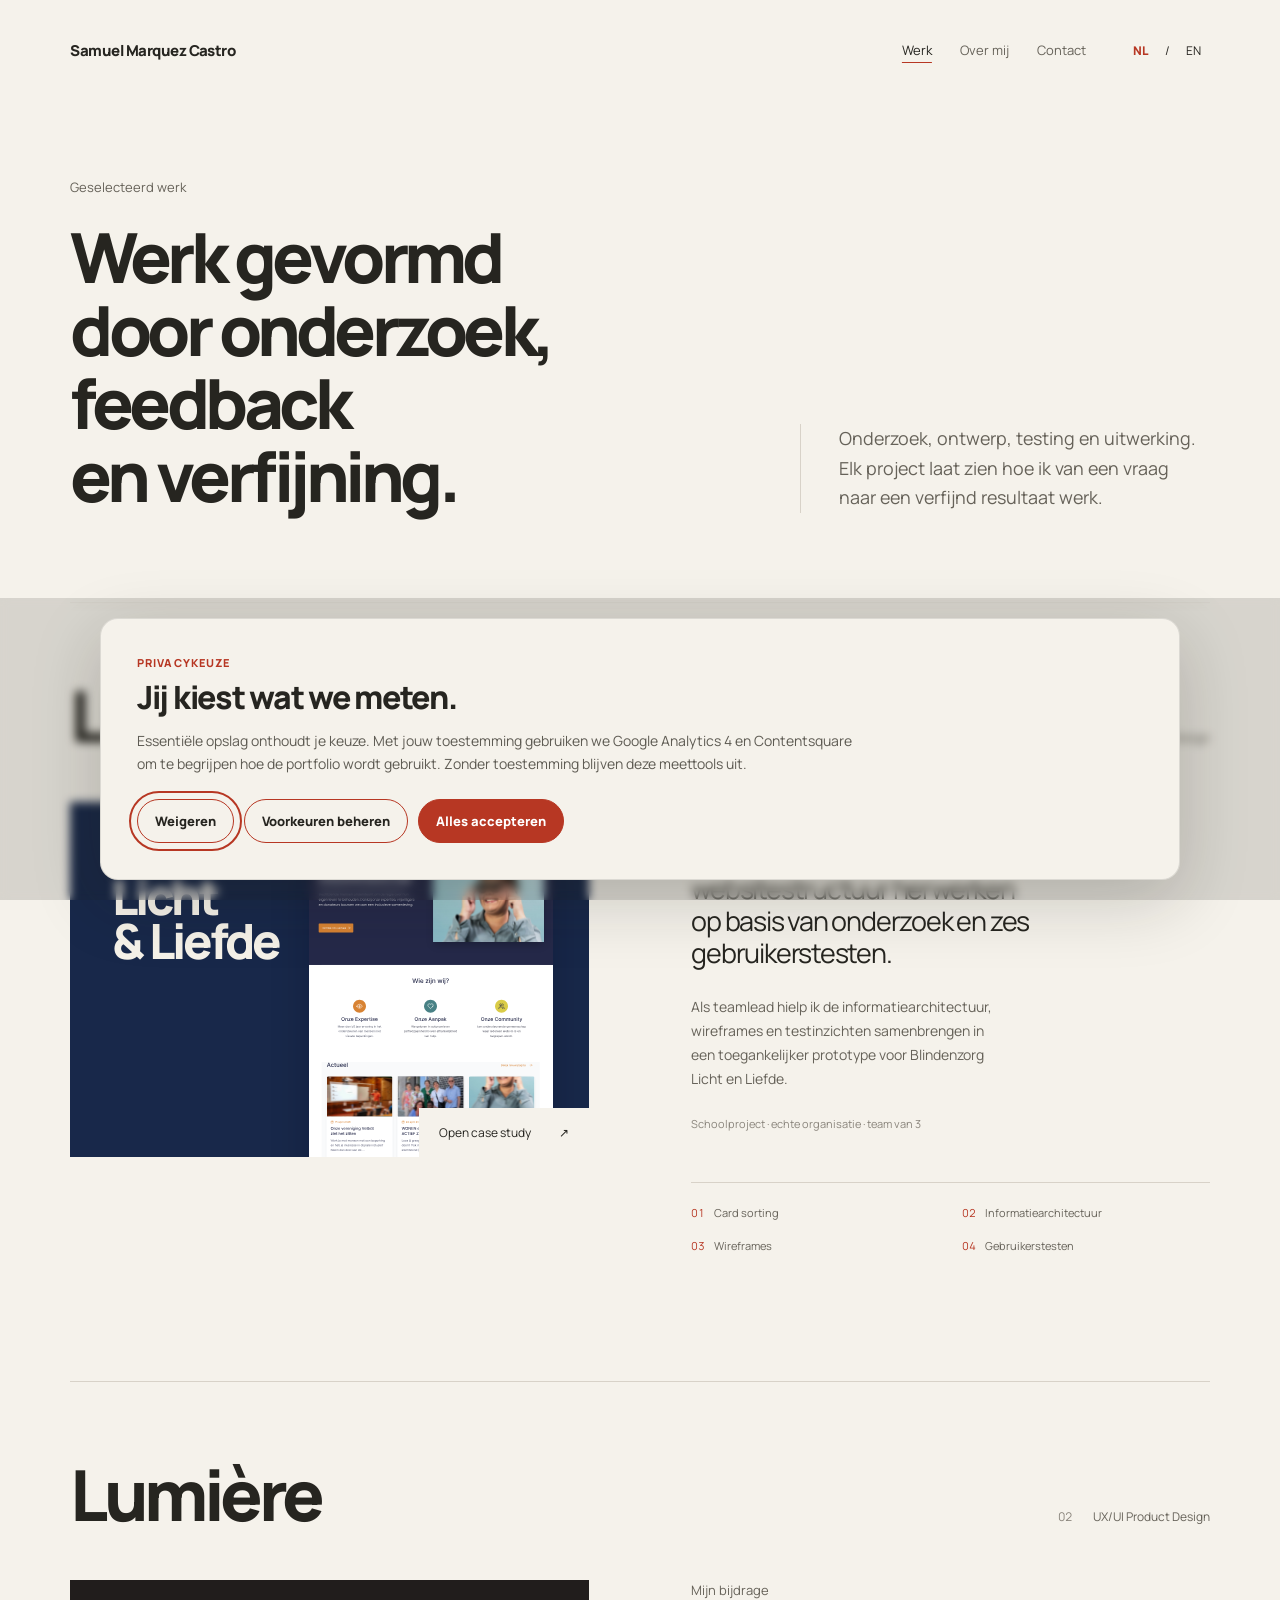
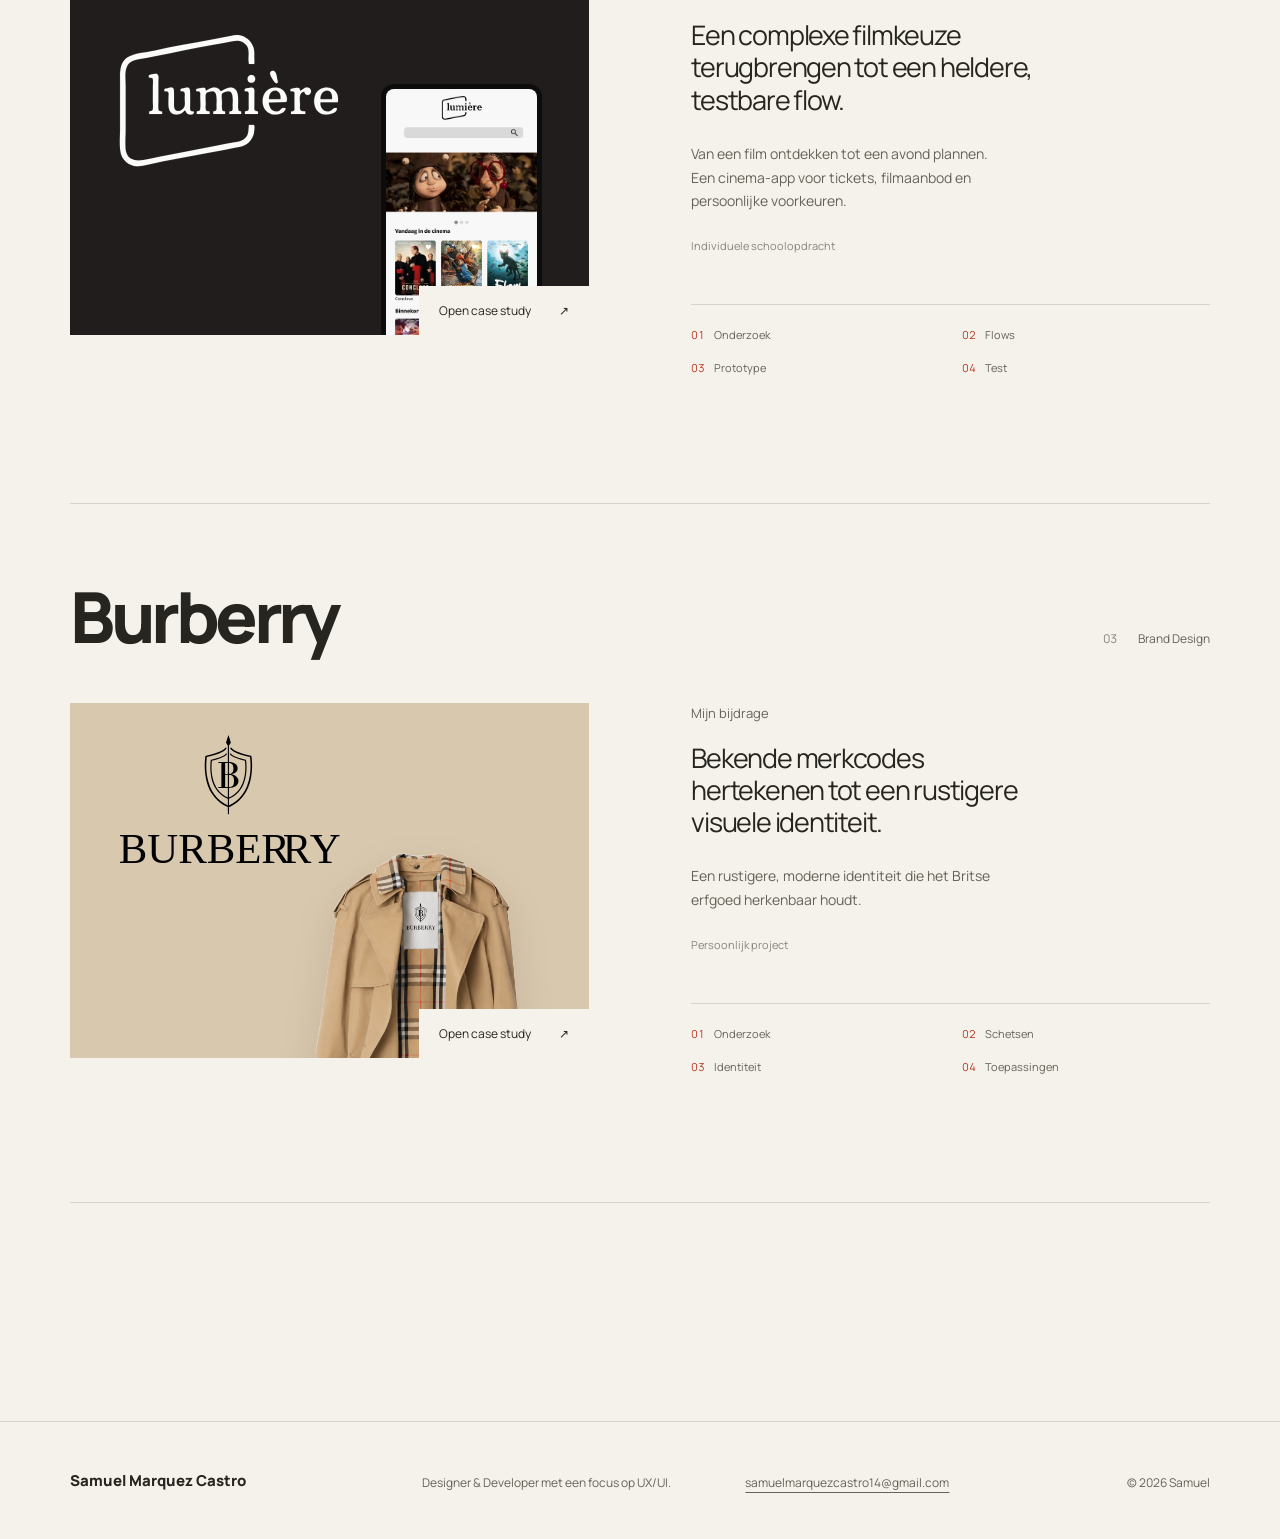
<file: work.html>
<!doctype html>
<html lang="nl">
<head>
  <meta charset="utf-8">
  <meta name="viewport" content="width=device-width, initial-scale=1">
  <meta name="description" content="Bekijk projecten in UX research, informatiearchitectuur, gebruikerstesten, UI design en visuele identiteit.">
  <link rel="alternate" hreflang="nl-BE" href="https://samuelmarquezcastro.github.io/Portfolio/work.html?lang=nl">
  <link rel="alternate" hreflang="en" href="https://samuelmarquezcastro.github.io/Portfolio/work.html?lang=en">
  <link rel="alternate" hreflang="x-default" href="https://samuelmarquezcastro.github.io/Portfolio/work.html?lang=nl">
  <meta property="og:type" content="website">
  <meta property="og:site_name" content="Samuel Marquez Castro">
  <meta property="og:title" content="UX/UI-portfolio | Onderzoek en ontwerp | Samuel Marquez Castro">
  <meta property="og:description" content="Bekijk projecten in UX research, informatiearchitectuur, gebruikerstesten, UI design en visuele identiteit.">
  <meta property="og:url" content="https://samuelmarquezcastro.github.io/Portfolio/work.html?lang=nl">
  <meta property="og:image" content="https://samuelmarquezcastro.github.io/Portfolio/assets/images/og-home.svg">
  <meta property="og:image:alt" content="Portfolio van Samuel Marquez Castro — UX/UI design en development">
  <meta property="og:locale" content="nl_BE">
  <meta property="og:locale:alternate" content="en_GB">
  <meta name="twitter:card" content="summary_large_image">
  <meta name="twitter:title" content="UX/UI-portfolio | Onderzoek en ontwerp | Samuel Marquez Castro">
  <meta name="twitter:description" content="Bekijk projecten in UX research, informatiearchitectuur, gebruikerstesten, UI design en visuele identiteit.">
  <meta name="twitter:image" content="https://samuelmarquezcastro.github.io/Portfolio/assets/images/og-home.svg">
  <meta name="theme-color" content="#f5f2eb">
  <title>UX/UI-portfolio | Onderzoek en ontwerp | Samuel Marquez Castro</title>
  <link rel="icon" href="assets/favicon.png" type="image/png">
  <link rel="preload" href="assets/fonts/manrope-bold.ttf" as="font" type="font/ttf" crossorigin>
  <link rel="stylesheet" href="css/style.css?v=26">
  <link rel="stylesheet" href="css/cookie-consent.css?v=1">
  <script src="js/main.js?v=24" defer></script>
</head>
<body data-page="work">
  <a class="skip-link" href="#main" data-i18n="skip">Naar de inhoud</a>
  <header class="site-header site-header-static">
    <a class="wordmark" href="index.html" aria-label="Samuel Marquez Castro, home"><span class="wordmark-full">Samuel Marquez Castro</span><span class="wordmark-short" aria-hidden="true">SMC</span></a>
    <div class="header-actions">
      <nav class="site-nav" aria-label="Hoofdnavigatie" data-i18n-aria="mainNavigation">
        <a href="work.html" data-page-link="work.html" data-i18n="navWork" aria-current="page">Werk</a>
        <a href="about.html" data-page-link="about.html" data-i18n="navAbout">Over mij</a>
        <a href="contact.html" data-page-link="contact.html" data-i18n="navContact">Contact</a>
      </nav>
      <nav class="language-switch" aria-label="Taalkeuze">
        <a href="?lang=nl" lang="nl" data-language="nl" aria-current="true">NL</a>
        <span aria-hidden="true">/</span>
        <a href="?lang=en" lang="en" data-language="en">EN</a>
      </nav>
    </div>
  </header>
  <main id="main" tabindex="-1">
    <section class="page-hero work-hero content-width" aria-labelledby="page-title">
      <div class="work-hero-heading">
        <p class="section-label" data-i18n="workLabel">Geselecteerd werk</p>
        <h1 id="page-title" data-i18n="workTitle">Werk gevormd door onderzoek, feedback en verfijning.</h1>
      </div>
      <div class="work-hero-intro">
        <p class="page-intro" data-i18n="workIntro">Onderzoek, ontwerp, testing en uitwerking. Elk project laat zien hoe ik van een vraag naar een verfijnd resultaat werk.</p>
      </div>
    </section>
    <section class="work-list content-width" aria-label="Projecten" data-i18n-aria="projectsLabel">
      <article class="work-row">
        <header class="work-project-header">
          <p class="project-index" aria-hidden="true">01</p>
          <div class="work-title-group">
            <h2>Licht &amp; Liefde</h2>
            <p class="work-discipline">UX Research &amp; UX/UI Design</p>
          </div>
        </header>
        <a class="work-thumbnail work-thumbnail-light-love" href="licht-liefde.html?lang=nl" data-page-link="licht-liefde.html" aria-label="Bekijk de Licht & Liefde-case study" data-i18n-aria="openLightLove">
          <div class="work-light-love-title" aria-hidden="true">
            <span>UX research</span>
            <strong>Licht<br>&amp; Liefde</strong>
          </div>
          <span class="work-browser-frame" aria-hidden="true">
            <img src="assets/images/projects/light-love-home.svg" width="1512" height="3116" alt="" loading="lazy" decoding="async">
          </span>
          <span class="work-open-label"><span data-i18n="openProject">Open case study</span><span aria-hidden="true">↗</span></span>
        </a>
        <div class="work-project-copy">
          <p class="section-label" data-i18n="contributionLabel">Mijn bijdrage</p>
          <p class="work-contribution" data-i18n="lightLoveContribution">Een complexe websitestructuur herwerken op basis van onderzoek en zes gebruikerstesten.</p>
          <p data-i18n="lightLoveDescription">Als teamlead hielp ik de informatiearchitectuur, wireframes en testinzichten samenbrengen in een toegankelijker prototype voor Blindenzorg Licht en Liefde.</p>
          <p class="work-type" data-i18n="lightLoveType">Schoolproject · echte organisatie · team van 3</p>
          <ol class="work-process" aria-label="Proces" data-i18n-aria="processAria">
            <li data-i18n="cardSortingStep">Card sorting</li>
            <li data-i18n="informationArchitectureStep">Informatiearchitectuur</li>
            <li data-i18n="wireframesStep">Wireframes</li>
            <li data-i18n="usabilityTestingStep">Gebruikerstesten</li>
          </ol>
        </div>
      </article>
      <article class="work-row">
        <header class="work-project-header">
          <p class="project-index" aria-hidden="true">02</p>
          <div class="work-title-group">
            <h2>Lumière</h2>
            <p class="work-discipline">UX/UI Product Design</p>
          </div>
        </header>
        <a class="work-thumbnail work-thumbnail-lumiere" href="lumiere.html?lang=nl" data-page-link="lumiere.html" aria-label="Bekijk de Lumière-case study" data-i18n-aria="openLumiere">
          <img class="work-thumbnail-logo" src="assets/images/lumiere-logo.svg" width="465" height="290" alt="" loading="lazy" decoding="async">
          <img class="work-preview-screen" src="assets/images/lumiere-home.jpg" width="393" height="852" alt="" loading="lazy" decoding="async">
          <span class="work-open-label"><span data-i18n="openProject">Open case study</span><span aria-hidden="true">↗</span></span>
        </a>
        <div class="work-project-copy">
          <p class="section-label" data-i18n="contributionLabel">Mijn bijdrage</p>
          <p class="work-contribution" data-i18n="lumiereContribution">Een complexe filmkeuze terugbrengen tot een heldere, testbare flow.</p>
          <p data-i18n="lumiereDescription">Van een film ontdekken tot een avond plannen. Een cinema-app voor tickets, filmaanbod en persoonlijke voorkeuren.</p>
          <p class="work-type" data-i18n="individualSchoolProject">Individuele schoolopdracht</p>
          <ol class="work-process" aria-label="Proces" data-i18n-aria="processAria">
            <li data-i18n="researchStep">Onderzoek</li>
            <li data-i18n="flowsStep">Flows</li>
            <li data-i18n="prototypeStep">Prototype</li>
            <li data-i18n="testStep">Test</li>
          </ol>
        </div>
      </article>
      <article class="work-row">
        <header class="work-project-header">
          <p class="project-index" aria-hidden="true">03</p>
          <div class="work-title-group">
            <h2>Burberry</h2>
            <p class="work-discipline">Brand Design</p>
          </div>
        </header>
        <a class="work-thumbnail work-thumbnail-burberry" href="burberry.html?lang=nl" data-page-link="burberry.html" aria-label="Bekijk de Burberry-case study" data-i18n-aria="openBurberry">
          <span class="work-burberry-logo-crop" aria-hidden="true"><img src="Burberry_project/Assets/Burberry%20rebrand.svg" width="1000" height="1000" alt="" loading="lazy" decoding="async"></span>
          <img src="assets/images/burberry-coat.png" width="1086" height="1448" alt="" loading="lazy" decoding="async">
          <span class="work-open-label"><span data-i18n="openProject">Open case study</span><span aria-hidden="true">↗</span></span>
        </a>
        <div class="work-project-copy">
          <p class="section-label" data-i18n="contributionLabel">Mijn bijdrage</p>
          <p class="work-contribution" data-i18n="burberryContribution">Bekende merkcodes hertekenen tot een rustigere visuele identiteit.</p>
          <p data-i18n="burberryDescription">Een rustigere, moderne identiteit die het Britse erfgoed herkenbaar houdt.</p>
          <p class="work-type" data-i18n="personalProject">Persoonlijk project</p>
          <ol class="work-process" aria-label="Proces" data-i18n-aria="processAria">
            <li data-i18n="researchStep">Onderzoek</li>
            <li data-i18n="sketchStep">Schetsen</li>
            <li data-i18n="identityStep">Identiteit</li>
            <li data-i18n="applicationStep">Toepassingen</li>
          </ol>
        </div>
      </article>
    </section>
  </main>
  <footer class="site-footer content-width">
    <a class="footer-name" href="index.html" data-page-link="index.html">Samuel Marquez Castro</a>
    <p data-i18n="footerRole">Designer &amp; Developer met een focus op UX/UI.</p>
    <a class="footer-email" href="mailto:samuelmarquezcastro14@gmail.com">samuelmarquezcastro14@gmail.com</a>
    <p class="footer-meta">© <span data-current-year></span> Samuel</p>
  </footer>
</body>
</html>
</file>
<file: css/style.css>
/* Gedeelde portfolio-stijlen. Kleuren en buitenmarges staan in :root. */

@font-face {
  font-family: Manrope;
  src: url('../assets/fonts/manrope-bold.ttf') format('truetype');
  font-weight: 800;
  font-style: normal;
  font-display: swap;
}
@font-face {
  font-family: Manrope;
  src: url('../assets/fonts/manrope-regular.ttf') format('truetype');
  font-weight: 400;
  font-style: normal;
  font-display: swap;
}

:root {
  --background: #f5f2eb;
  --text: #262520;
  --accent: #b73723;
  --gutter: clamp(24px, 5.5vw, 104px);
}

* { box-sizing: border-box; }
html { color-scheme: light; }
body {
  margin: 0;
  background: var(--background);
  color: var(--text);
  font-family: Manrope, Arial, sans-serif;
  -webkit-font-smoothing: antialiased;
}
a { color: inherit; text-decoration: none; }
::selection { background: var(--accent); color: var(--background); }
:focus-visible { outline: 2px solid var(--accent); outline-offset: 6px; }
main:focus { outline: none; }
.accent { color: var(--accent); }

/* Header staat bovenop de hero en telt niet op bij de schermhoogte. */
.site-header {
  position: absolute;
  z-index: 1;
  inset: 0 0 auto;
  max-width: 1800px;
  height: 100px;
  margin-inline: auto;
  padding-inline: var(--gutter);
  display: flex;
  align-items: center;
  justify-content: space-between;
}
.site-header-static { position: relative; }
.wordmark {
  padding-block: 12px;
  font-size: 15px;
  font-weight: 800;
  letter-spacing: -.035em;
}
.wordmark-short { display: none; }
.header-actions { display: flex; align-items: center; gap: clamp(20px, 3vw, 54px); }
.site-nav { display: flex; align-items: center; gap: clamp(16px, 2.2vw, 36px); font-size: 13px; }
.site-nav a { padding-block: 12px; color: #666259; }
.site-nav a:hover,
.site-nav a[aria-current="page"] { color: var(--text); }
.site-nav a[aria-current="page"] { text-decoration: underline; text-decoration-color: var(--accent); text-underline-offset: 7px; }
.language-switch { display: flex; align-items: center; gap: 8px; font-size: 12px; }
.language-switch a { min-height: 44px; min-width: 32px; display: grid; place-items: center; }
.language-switch a[aria-current] { color: var(--accent); font-weight: 800; }
.language-switch a:hover { text-decoration: underline; text-underline-offset: 5px; }

/* Eén volledig openingsscherm met uitsluitend de grote titel. */
.hero {
  min-height: 100svh;
  min-height: 100dvh;
  max-width: 1800px;
  margin-inline: auto;
  padding: 120px var(--gutter);
  display: flex;
  align-items: center;
}
.hero-composition { width: 100%; text-align: center; }
.hero-role {
  margin: 0 0 clamp(28px, 4vw, 54px);
  font-size: 12px;
  line-height: 1.5;
  letter-spacing: .08em;
  text-transform: uppercase;
  color: #666259;
}
.hero h1 {
  width: 100%;
  margin: 0;
  text-align: center;
  font-size: clamp(54px, 8.2vw, 138px);
  font-weight: 800;
  line-height: 1.02;
  letter-spacing: -.07em;
  opacity: var(--hero-opacity, 1);
  transform: translate3d(0, var(--hero-shift, 0), 0);
  will-change: transform, opacity;
}
.hero-line { display: block; text-wrap: balance; }

/* Dezelfde marges verbinden de tekst en projectbeelden met de hero. */
.content-width { max-width: 1800px; margin-inline: auto; padding-inline: var(--gutter); }
.section-label { margin: 0; font-size: 13px; font-weight: 400; line-height: 1.6; color: #666259; }
.introduction { padding-block: clamp(80px, 7vw, 115px) clamp(75px, 8vw, 110px); }
.introduction h2 {
  max-width: 20ch;
  margin: 22px 0 0;
  font-size: clamp(40px, 4.8vw, 76px);
  font-weight: 800;
  line-height: 1.1;
  letter-spacing: -.06em;
  text-wrap: balance;
}
.intro-copy { max-width: 58ch; margin: 30px 0 0; font-size: clamp(17px, 1.4vw, 20px); line-height: 1.65; color: #666259; }
.selected-work { padding-bottom: clamp(90px, 12vw, 180px); }
.project {
  display: grid;
  grid-template-columns: minmax(0, 1.25fr) minmax(0, .75fr);
  column-gap: clamp(32px, 6vw, 96px);
  align-items: center;
}
.project-heading {
  grid-column: 1 / -1;
  display: grid;
  grid-template-columns: minmax(0, 1fr) auto auto;
  align-items: baseline;
  column-gap: clamp(12px, 1.6vw, 24px);
  margin-block: 26px 42px;
  padding-top: 18px;
  border-top: 1px solid #d8d2c8;
}
.project-heading h3 { grid-column: 1; grid-row: 1; margin: 0; font-size: clamp(52px, 7.8vw, 120px); font-weight: 800; line-height: 1.1; letter-spacing: -.065em; }
.project-heading .project-index { grid-column: 2; grid-row: 1; }
.project-heading .project-discipline { grid-column: 3; grid-row: 1; }
.project-index { margin: 0; font-size: 12px; color: #8a857c; font-variant-numeric: tabular-nums; }
.project-discipline { margin: 0; font-size: 13px; color: #666259; }
.project-stage {
  position: relative;
  grid-column: 1;
  overflow: hidden;
  margin: 0;
  min-height: clamp(350px, 34vw, 500px);
  --identity-shift: 0px;
  --device-shift: 0px;
  --logo-shift: 0px;
  --coat-shift: 0px;
  --knit-shift: 0px;
}
.project-stage-link { display: block; color: inherit; text-decoration: none; cursor: pointer; }
.project-stage-open-label {
  position: absolute;
  z-index: 4;
  right: 0;
  bottom: 0;
  display: flex;
  align-items: center;
  gap: 28px;
  padding: 16px 20px;
  background: var(--background);
  color: var(--text);
  font-size: 12px;
  opacity: 0;
  pointer-events: none;
  transform: translateY(6px);
  transition: color .25s ease, padding-right .25s ease, opacity .25s ease, transform .25s ease;
}
.project-stage-link:hover .project-stage-open-label,
.project-stage-link:focus-visible .project-stage-open-label { color: var(--accent); padding-right: 24px; opacity: 1; transform: translateY(0); }
.project-stage-link:focus-visible { outline: 2px solid var(--accent); outline-offset: 5px; }
.project-stage-link .light-love-device img,
.project-stage-link .lumiere-device img,
.project-stage-link .lumiere-identity img { transition: transform .7s cubic-bezier(.22, 1, .36, 1); }
.project-stage-link:hover .light-love-device img,
.project-stage-link:focus-visible .light-love-device img,
.project-stage-link:hover .lumiere-device img,
.project-stage-link:focus-visible .lumiere-device img { transform: translateY(-1.5%) scale(1.012); }
.project-stage-link:hover .lumiere-identity img,
.project-stage-link:focus-visible .lumiere-identity img { transform: scale(1.025); }
.project-stage-light-love { background: #18284a; color: #f6f2e9; }
.light-love-identity {
  position: absolute;
  z-index: 1;
  inset: 15% auto auto 8%;
  max-width: 42%;
  transform: translate3d(0, var(--identity-shift), 0);
}
.light-love-identity span { display: block; max-width: 30ch; margin-bottom: 24px; color: #d4d9e4; font-size: 12px; line-height: 1.5; }
.light-love-identity strong { display: block; font-size: clamp(34px, 4.5vw, 58px); line-height: .94; letter-spacing: -.065em; }
.light-love-device {
  position: absolute;
  z-index: 2;
  top: 8%;
  right: 10%;
  width: clamp(190px, 22vw, 280px);
  height: 112%;
  overflow: hidden;
  background: #fff;
  box-shadow: 0 20px 50px #0c152c50;
  transform: translate3d(0, var(--device-shift), 0);
}
.light-love-device img { display: block; width: 100%; height: auto; }
.project-stage-lumiere { min-height: clamp(350px, 34vw, 500px); background: #211d1c; color: #f2eee6; }
.lumiere-identity {
  position: absolute;
  z-index: 1;
  inset: 13% auto auto 8%;
  display: flex;
  flex-direction: column;
  align-items: flex-start;
  transform: translate3d(0, var(--identity-shift), 0);
}
.lumiere-identity span { margin-bottom: clamp(20px, 3vw, 38px); font-size: 12px; letter-spacing: .08em; text-transform: uppercase; color: #bdb4aa; }
.lumiere-identity img {
  display: block;
  width: clamp(190px, 20vw, 250px);
  height: auto;
  filter: invert(1);
}
.lumiere-device {
  position: absolute;
  z-index: 2;
  right: 7%;
  bottom: -12%;
  width: clamp(150px, 18vw, 225px);
  padding: 6px;
  border: 1px solid #4e4742;
  border-radius: 28px;
  background: #0d0c0c;
  box-shadow: 0 24px 60px #0007;
  transform: translate3d(0, var(--device-shift), 0);
}
.lumiere-device img {
  display: block;
  width: 100%;
  height: auto;
  border-radius: 21px;
}
.project-context { grid-column: 2; grid-row: 2; display: grid; grid-template-columns: 1fr; gap: 28px; margin-top: 0; }
.project-description { margin: 0; max-width: 30ch; font-size: clamp(21px, 2.2vw, 32px); line-height: 1.5; letter-spacing: -.035em; }
.project-facts > p:not(.section-label) { max-width: 36ch; font-size: 15px; line-height: 1.7; color: #666259; margin: 14px 0 20px; }
.project-link { display: inline-flex; gap: 30px; align-items: center; min-height: 44px; border-bottom: 1px solid var(--accent); font-size: 14px; }
.project-link:hover { color: var(--accent); }
.project-link > span:last-child { transition: transform .25s ease; }
.project-link:hover > span:last-child { transform: translate(3px, -3px); }

.project-burberry { margin-top: clamp(150px, 18vw, 290px); }
.project-stage-burberry { background: #d8c8ae; }
.burberry-preview-logo {
  position: absolute;
  z-index: 1;
  top: 4%;
  right: 7%;
  width: min(30%, 360px);
  aspect-ratio: 3 / 2;
  overflow: hidden;
  transform: translate3d(0, var(--logo-shift), 0);
}
.burberry-preview-logo img,
.work-burberry-logo-crop img {
  position: absolute;
  display: block;
  width: 166.667%;
  max-width: none;
  height: auto;
  left: -33.333%;
  top: -67.5%;
}
.burberry-garment { position: absolute; z-index: 2; }
.burberry-garment img {
  display: block;
  width: 100%;
  height: auto;
  filter: drop-shadow(0 28px 25px #5a49352a);
}
.burberry-garment-coat {
  left: 5%;
  bottom: -18%;
  width: min(48%, 720px);
  transform: translate3d(0, var(--coat-shift), 0);
}
.burberry-garment-knit {
  right: 4%;
  bottom: -16%;
  width: min(34%, 510px);
  transform: translate3d(0, var(--knit-shift), 0);
}

.page-hero { padding-block: clamp(65px, 6vw, 100px) clamp(65px, 7vw, 105px); }
.page-hero h1,
.contact-page h1 {
  max-width: 19ch;
  margin: 22px 0 0;
  font-size: clamp(50px, 6vw, 94px);
  font-weight: 800;
  line-height: 1.06;
  letter-spacing: -.065em;
  text-wrap: balance;
}
.page-intro { max-width: 58ch; margin: 30px 0 0; font-size: clamp(17px, 1.4vw, 20px); line-height: 1.65; color: #666259; }
.about-hero {
  display: grid;
  grid-template-columns: minmax(0, 1.35fr) minmax(280px, .65fr);
  gap: clamp(50px, 7vw, 120px);
  align-items: center;
}
.about-hero-copy h1 { max-width: 12ch; }
.about-hero-copy .page-intro { max-width: 47ch; }
.about-portrait { margin: 0; }
.about-portrait img { display: block; width: 100%; height: auto; aspect-ratio: 4 / 5; object-fit: cover; }
.about-portrait figcaption { margin-top: 12px; font-size: 11px; color: #8a857c; }
.work-hero {
  display: grid;
  grid-template-columns: minmax(0, 1.2fr) minmax(300px, .8fr);
  gap: clamp(60px, 9vw, 150px);
  align-items: end;
}
.work-hero h1 { max-width: 15ch; font-size: clamp(50px, 5.4vw, 84px); }
.work-hero-intro {
  padding-left: clamp(24px, 3vw, 46px);
  border-left: 1px solid #d8d2c8;
}
.work-hero-intro .page-intro { margin-top: 0; }
.work-list { padding-bottom: clamp(130px, 17vw, 260px); }
.work-row {
  display: grid;
  grid-template-columns: repeat(2, minmax(0, 1fr));
  column-gap: clamp(48px, 8vw, 130px);
  align-items: start;
  padding-block: clamp(44px, 6vw, 92px) clamp(90px, 10vw, 155px);
  border-top: 1px solid #d8d2c8;
}
.work-row:last-child { border-bottom: 1px solid #d8d2c8; }
.work-project-header {
  grid-column: 1 / -1;
  display: grid;
  grid-template-columns: minmax(0, 1fr) auto auto;
  align-items: baseline;
  gap: 0 clamp(12px, 1.6vw, 24px);
  margin-bottom: clamp(30px, 4vw, 54px);
}
.work-project-header > .project-index { grid-column: 2; grid-row: 1; }
.work-title-group { display: contents; }
.work-title-group h2 { grid-column: 1; grid-row: 1; }
.work-title-group .work-discipline { grid-column: 3; grid-row: 1; }
.work-row h2 { margin: 0; font-size: clamp(52px, 5.5vw, 90px); line-height: 1; letter-spacing: -.065em; }
.work-discipline { margin: 0; font-size: 12px; color: #666259; }
.work-thumbnail {
  position: relative;
  overflow: hidden;
  grid-column: 1;
  width: min(100%, 900px);
  min-height: 320px;
  aspect-ratio: 1.46 / 1;
  isolation: isolate;
}
.work-thumbnail img { position: absolute; z-index: 2; display: block; height: auto; transition: transform .5s cubic-bezier(.22, 1, .36, 1); }
.work-thumbnail:hover img { transform: translateY(-4px) scale(1.025); }
.work-thumbnail-light-love {
  margin: 0;
  background: #18284a;
  color: #f6f2e9;
}
.work-light-love-title {
  position: absolute;
  z-index: 1;
  top: 11%;
  left: 8%;
  display: flex;
  flex-direction: column;
  gap: 20px;
}
.work-light-love-title span { font-size: 10px; letter-spacing: .12em; text-transform: uppercase; opacity: .72; }
.work-light-love-title strong { font-size: clamp(34px, 3.8vw, 60px); line-height: .92; letter-spacing: -.06em; }
.work-browser-frame {
  position: absolute;
  z-index: 2;
  top: 9%;
  right: 7%;
  width: 47%;
  height: 104%;
  overflow: hidden;
  background: #fff;
  box-shadow: 0 18px 35px #050b1838;
}
.work-thumbnail .work-browser-frame img { top: 0; left: 0; width: 100%; transition: transform .7s cubic-bezier(.22, 1, .36, 1); }
.work-thumbnail-light-love:hover .work-browser-frame img { transform: translateY(-1.5%) scale(1.012); }
.work-thumbnail-next {
  margin: 0;
  background: #eee7dc;
  color: #191a18;
}
.work-thumbnail-next::after {
  content: "";
  position: absolute;
  right: 0;
  bottom: 0;
  width: 42%;
  height: 12px;
  background: #eba936;
}
.work-next-screen {
  position: absolute;
  z-index: 1;
  top: 8%;
  left: 7%;
  width: 53%;
  height: 105%;
  overflow: hidden;
  background: #f7f2e9;
  box-shadow: 0 18px 35px #4f473b26;
}
.work-thumbnail .work-next-screen img { top: 0; left: 0; width: 100%; transition: transform .7s cubic-bezier(.22, 1, .36, 1); }
.work-thumbnail-next:hover .work-next-screen img { transform: translateY(-1.5%) scale(1.012); }
.work-thumbnail .work-next-logo { z-index: 2; top: 20%; right: 7%; width: 29%; transition: none; }
.work-thumbnail-next:hover .work-next-logo { transform: none; }
.work-thumbnail-lumiere { background: #211d1c; color: #f2eee6; }
.work-thumbnail-lumiere .work-thumbnail-logo { z-index: 1; top: 13%; left: 8%; width: 45%; filter: invert(1); transition: none; }
.work-thumbnail-lumiere:hover .work-thumbnail-logo { transform: none; }
.work-thumbnail-lumiere .work-preview-screen { right: 9%; bottom: -24%; width: 31%; border: 5px solid #0d0c0c; border-radius: 13px; }
.work-thumbnail-burberry { background: #d8c8ae; color: #2f281f; }
.work-thumbnail-burberry > img { right: 4%; bottom: -50%; width: 57%; filter: drop-shadow(0 16px 18px #5a49352a); }
.work-thumbnail-burberry > .work-burberry-logo-crop {
  position: absolute;
  z-index: 1;
  top: 7%;
  left: 8%;
  width: 45%;
  aspect-ratio: 3 / 2;
  overflow: hidden;
}
.work-thumbnail-burberry .work-burberry-logo-crop img { z-index: 1; transition: none; }
.work-thumbnail-burberry:hover .work-burberry-logo-crop img { transform: none; }
.work-open-label {
  position: absolute;
  z-index: 4;
  right: 0;
  bottom: 0;
  display: flex;
  align-items: center;
  gap: 28px;
  padding: 16px 20px;
  background: var(--background);
  color: var(--text);
  font-size: 12px;
  transition: color .25s ease, padding-right .25s ease;
}
.work-thumbnail:hover .work-open-label,
.work-thumbnail:focus-visible .work-open-label { color: var(--accent); padding-right: 24px; }
.work-project-copy { grid-column: 2; }
.work-contribution {
  max-width: 22ch;
  margin: 18px 0 26px;
  font-size: clamp(24px, 2.1vw, 34px);
  line-height: 1.2;
  letter-spacing: -.045em;
}
.work-project-copy > p:not(.section-label, .work-contribution, .work-type) {
  max-width: 35ch;
  margin: 0;
  font-size: 14px;
  line-height: 1.7;
  color: #666259;
}
.work-type { margin: 25px 0 0; font-size: 11px; color: #8a857c; }
.work-process {
  counter-reset: work-step;
  display: grid;
  grid-template-columns: repeat(2, minmax(0, 1fr));
  gap: 18px 24px;
  margin: clamp(38px, 4vw, 58px) 0 0;
  padding: 22px 0 0;
  border-top: 1px solid #d8d2c8;
  list-style: none;
}
.work-process li {
  counter-increment: work-step;
  display: flex;
  align-items: baseline;
  gap: 9px;
  font-size: 11px;
  color: #666259;
}
.work-process li::before {
  content: "0" counter(work-step);
  font-variant-numeric: tabular-nums;
  color: var(--accent);
}
.about-story {
  padding-block: clamp(65px, 7vw, 105px);
  border-top: 1px solid #d8d2c8;
}
.about-story h2 { max-width: 23ch; margin: 22px 0 28px; font-size: clamp(34px, 4vw, 62px); line-height: 1.12; letter-spacing: -.055em; }
.about-story div > p { max-width: 55ch; margin: 0; font-size: 17px; line-height: 1.8; color: #666259; }
.process { padding-block: clamp(80px, 9vw, 140px); border-top: 1px solid #d8d2c8; }
.process-grid { display: grid; grid-template-columns: repeat(3, 1fr); gap: clamp(30px, 5vw, 80px); margin-top: 36px; }
.process-grid article { min-height: 310px; padding: 24px; background: #e9e3d8; display: flex; flex-direction: column; }
.process-grid article:nth-child(2) { background: #262520; color: #f5f2eb; }
.process-grid article:nth-child(3) { background: #b73723; color: #f5f2eb; }
.process-grid .service-number { margin-bottom: auto; color: currentColor; opacity: .55; }
.process-grid h3 { margin: 50px 0 15px; font-size: clamp(27px, 3vw, 44px); letter-spacing: -.05em; }
.process-grid article > p:last-child { max-width: 29ch; margin: 0; font-size: 14px; line-height: 1.7; color: currentColor; opacity: .75; }
.services { padding-block: clamp(80px, 9vw, 140px); }
.services-grid { display: grid; grid-template-columns: repeat(3, 1fr); gap: clamp(30px, 5vw, 80px); margin-top: 36px; }
.services-grid article { padding-top: 22px; border-top: 1px solid #d8d2c8; }
.service-number { margin: 0 0 60px; font-size: 12px; color: #8a857c; }
.services-grid h3 { margin: 0 0 18px; font-size: clamp(24px, 2.6vw, 38px); letter-spacing: -.04em; }
.services-grid article > p:last-child { max-width: 31ch; margin: 0; font-size: 15px; line-height: 1.7; color: #666259; }
.tools-line { margin: clamp(70px, 9vw, 130px) 0 0; padding-top: 20px; border-top: 1px solid #d8d2c8; font-size: 13px; line-height: 2; color: #666259; }
.tools-line span { color: var(--text); }
.contact-page { min-height: calc(100svh - 100px); padding-block: clamp(65px, 6vw, 100px) clamp(90px, 10vw, 140px); }
.contact-panel {
  margin-top: clamp(75px, 8vw, 120px);
  padding: clamp(38px, 6vw, 90px);
  background: var(--text);
  color: var(--background);
}
.contact-kicker { margin: 0 0 clamp(70px, 10vw, 145px); font-size: 12px; color: #bbb5aa; }
.contact-email {
  display: flex;
  align-items: center;
  justify-content: space-between;
  gap: 35px;
  padding-bottom: 16px;
  border-bottom: 2px solid #716c63;
  font-size: clamp(22px, 3.5vw, 56px);
  line-height: 1.2;
  letter-spacing: -.05em;
  transition: border-color .25s ease;
}
.contact-email:hover { border-color: var(--accent); }
.contact-email span { transition: transform .25s ease; }
.contact-email:hover span:last-child { transform: translate(4px, -4px); }
.contact-details {
  display: grid;
  grid-template-columns: 1fr 1fr;
  gap: 12%;
  margin-top: clamp(70px, 9vw, 125px);
  padding-block: 30px;
  border-block: 1px solid #d8d2c8;
}
.contact-details > div { display: grid; grid-template-columns: .55fr 1fr; gap: 25px; }
.contact-details > div > p:last-child { max-width: 31ch; margin: 0; font-size: 14px; line-height: 1.7; }
.site-footer {
  display: grid;
  grid-template-columns: 1.1fr 1fr 1.2fr auto;
  gap: 32px;
  align-items: end;
  padding-block: 48px;
  border-top: 1px solid #d8d2c8;
  font-size: 12px;
  color: #666259;
}
.site-footer p { margin: 0; }
.footer-name { font-size: 15px; font-weight: 800; color: var(--text); }
.footer-name span { color: var(--accent); }
.footer-email { text-decoration: underline; text-underline-offset: 5px; }
.footer-email:hover { color: var(--text); }
.footer-meta { justify-self: end; }

/* Alleen JavaScript voegt de startstatus toe. Zonder JS blijft alles zichtbaar. */
@media (prefers-reduced-motion: no-preference) {
  .lumiere-identity,
  .lumiere-device,
  .burberry-preview-logo,
  .burberry-garment {
    will-change: transform;
  }
  .reveal-pending {
    opacity: 0;
    transform: translate3d(0, 28px, 0);
  }
  .reveal-pending.is-revealed {
    opacity: 1;
    transform: translate3d(0, 0, 0);
    transition: opacity .8s cubic-bezier(.22, 1, .36, 1),
      transform .8s cubic-bezier(.22, 1, .36, 1);
  }
  .project-stage.reveal-pending { transform: translate3d(0, 20px, 0); }
  .project-stage.reveal-pending.is-revealed { transform: translate3d(0, 0, 0); }
  .project-stage.reveal-pending img { transform: translate3d(0, 18px, 0); }
  .project-stage.reveal-pending.is-revealed img {
    transform: translate3d(0, 0, 0);
    transition: transform 1.05s cubic-bezier(.22, 1, .36, 1) .08s;
  }
  .project-stage.reveal-pending.is-revealed .lumiere-device img,
  .project-stage.reveal-pending.is-revealed .burberry-preview-logo img { transition-delay: .16s; }
  .project-context.reveal-pending {
    transform: none;
  }
  .project-context.reveal-pending > * {
    opacity: 0;
    transform: translate3d(0, 22px, 0);
  }
  .project-context.reveal-pending.is-revealed > * {
    opacity: 1;
    transform: translate3d(0, 0, 0);
    transition: opacity .75s cubic-bezier(.22, 1, .36, 1),
      transform .75s cubic-bezier(.22, 1, .36, 1);
  }
  .project-context.reveal-pending.is-revealed > *:last-child { transition-delay: .1s; }
}
@media (prefers-reduced-motion: reduce) {
  .hero h1,
  .lumiere-identity,
  .lumiere-device,
  .burberry-preview-logo,
  .burberry-garment { transform: none; opacity: 1; }
  .project-link > span:last-child { transition: none; transform: none; }
  .work-thumbnail img,
  .work-open-label,
  .project-stage-open-label,
  .project-stage-link .light-love-device img,
  .project-stage-link .lumiere-device img,
  .project-stage-link .lumiere-identity img,
  .contact-email,
  .contact-email span { transition: none; }
  .work-thumbnail:hover img { transform: none; }
  .project-stage-link:hover .light-love-device img,
  .project-stage-link:focus-visible .light-love-device img,
  .project-stage-link:hover .lumiere-device img,
  .project-stage-link:focus-visible .lumiere-device img,
  .project-stage-link:hover .lumiere-identity img,
  .project-stage-link:focus-visible .lumiere-identity img { transform: none; }
  .project-stage-link:hover .project-stage-open-label,
  .project-stage-link:focus-visible .project-stage-open-label { transform: none; }
}

/* De hero blijft direct zichtbaar; alleen de regels komen subtiel binnen. */
@keyframes enter {
  from { opacity: 0; transform: translate3d(0, 20px, 0); }
  to { opacity: 1; transform: translate3d(0, 0, 0); }
}
@media (prefers-reduced-motion: no-preference) {
  .hero-role { animation: enter .7s cubic-bezier(.22, 1, .36, 1) both; }
  .hero-line { animation: enter .9s cubic-bezier(.22, 1, .36, 1) both; }
  .hero-line:first-child { animation-delay: .08s; }
  .hero-line:last-child { animation-delay: .16s; }
}

.skip-link {
  position: fixed;
  top: 12px;
  left: 20px;
  z-index: 2;
  padding: 12px 20px;
  background: var(--text);
  color: var(--background);
  transform: translateY(-160%);
}
.skip-link:focus { transform: translateY(0); }

@media (max-width: 960px) {
  .project { grid-template-columns: 1fr; row-gap: 30px; }
  .project-stage { min-height: clamp(340px, 54vw, 500px); }
  .project-context { grid-column: 1; grid-row: auto; grid-template-columns: minmax(0, 1.2fr) minmax(0, 1fr); gap: 8%; }
}
/* Op mobiel delen beide regels dezelfde linkermarge. */
@media (max-width: 767px) {
  .site-header { height: 80px; }
  .wordmark { font-size: 18px; letter-spacing: -.055em; }
  .wordmark-full { display: none; }
  .wordmark-short { display: inline; }
  .header-actions { gap: 12px; }
  .site-nav { gap: 12px; font-size: 11px; }
  .site-nav a { padding-block: 14px; }
  .language-switch { gap: 3px; font-size: 10px; }
  .language-switch a { min-width: 23px; }
  .hero { padding-block: 100px; }
  .hero-role { max-width: 28ch; margin-inline: auto; font-size: 10px; }
  .hero h1 { font-size: clamp(43px, 11.8vw, 72px); line-height: 1.06; }
  .project { row-gap: 22px; }
  .project-heading { gap: 8px 12px; margin-block: 22px 0; }
  .project-heading h3 { grid-column: 1 / -1; grid-row: 1; }
  .project-heading .project-index { grid-column: 2; grid-row: 2; }
  .project-heading .project-discipline { grid-column: 3; grid-row: 2; }
  .project-stage { min-height: 330px; }
  .project-stage-lumiere { min-height: 350px; }
  .light-love-identity { top: 12%; left: 7%; max-width: 47%; }
  .light-love-identity span { max-width: 22ch; margin-bottom: 17px; font-size: 10px; }
  .light-love-identity strong { font-size: clamp(32px, 8.6vw, 46px); }
  .light-love-device { top: 10%; right: 6%; width: 43%; height: 112%; }
  .lumiere-identity { inset: 12% auto auto 7%; }
  .lumiere-identity span { margin-bottom: 21px; font-size: 10px; }
  .lumiere-identity img { width: min(33vw, 130px); }
  .lumiere-device { right: 7%; bottom: -9%; width: 48%; max-width: 210px; border-radius: 24px; }
  .lumiere-device img { border-radius: 16px; }
  .project-context { grid-template-columns: 1fr; gap: 24px; margin-top: 0; }
  .page-hero { padding-block: 65px 80px; }
  .page-hero h1,
  .contact-page h1 { margin-top: 18px; font-size: clamp(44px, 12vw, 64px); }
  .page-intro { margin-top: 24px; }
  .about-hero { grid-template-columns: 1fr; gap: 60px; }
  .about-portrait { width: 82%; margin-left: auto; }
  .work-hero { grid-template-columns: 1fr; gap: 42px; }
  .work-hero-intro { padding: 24px 0 0; border-top: 1px solid #d8d2c8; border-left: 0; }
  .work-row { grid-template-columns: 1fr; padding-block: 34px 105px; }
  .work-project-header { grid-column: 1; grid-template-columns: minmax(0, 1fr) auto auto; gap: 8px 12px; margin-bottom: 28px; }
  .work-title-group { display: contents; }
  .work-title-group h2 { grid-column: 1 / -1; grid-row: 1; }
  .work-project-header > .project-index { grid-column: 2; grid-row: 2; }
  .work-title-group .work-discipline { grid-column: 3; grid-row: 2; }
  .work-row h2 { font-size: clamp(48px, 15vw, 72px); }
  .work-discipline { margin-top: 0; }
  .work-thumbnail { grid-column: 1; min-height: 0; aspect-ratio: 1.25 / 1; }
  .work-light-love-title { top: 9%; left: 7%; gap: 12px; }
  .work-light-love-title strong { font-size: clamp(30px, 10vw, 47px); }
  .work-browser-frame { right: 6%; width: 48%; }
  .work-next-screen { left: 6%; width: 56%; }
  .work-thumbnail .work-next-logo { top: 18%; right: 6%; width: 28%; }
  .work-thumbnail-lumiere .work-preview-screen { width: 34%; }
  .work-thumbnail-burberry > img { bottom: -42%; width: 61%; }
  .work-open-label,
  .project-stage-open-label { padding: 13px 15px; gap: 18px; font-size: 10px; }
  .work-project-copy { grid-column: 1; margin-top: 34px; }
  .work-contribution { max-width: 24ch; margin-top: 14px; }
  .work-process { margin-top: 42px; }
  .process-grid { grid-template-columns: 1fr; gap: 14px; }
  .process-grid article { min-height: 270px; }
  .services-grid { grid-template-columns: 1fr; gap: 56px; }
  .service-number { margin-bottom: 32px; }
  .contact-page { min-height: calc(100svh - 80px); padding-block: 65px 110px; }
  .contact-panel { margin-inline: calc(var(--gutter) * -1); padding-inline: var(--gutter); }
  .contact-kicker { margin-bottom: 75px; }
  .contact-email { max-width: 100%; gap: 14px; font-size: clamp(17px, 5vw, 22px); overflow-wrap: anywhere; }
  .contact-details { grid-template-columns: 1fr; gap: 38px; }
  .contact-details > div { grid-template-columns: 1fr; gap: 8px; }
  .site-footer { grid-template-columns: 1fr; gap: 16px; align-items: start; }
  .footer-meta { justify-self: start; margin-top: 18px; }
}
@media (max-width: 360px) {
  .site-header {
    height: 116px;
    flex-direction: column;
    align-items: flex-start;
    justify-content: center;
    gap: 4px;
  }
  .wordmark { padding-block: 0; }
  .header-actions { width: 100%; justify-content: space-between; gap: 8px; }
}
@media (max-height: 500px) and (min-width: 768px) {
  .hero { padding-block: 100px 40px; }
  .hero h1 { font-size: 18vh; }
}
</file>
<file: css/cookie-consent.css>
.cookie-consent[hidden],
.cookie-consent__settings[hidden],
.cookie-consent__actions [hidden],
.cookie-consent__manage-link[hidden] {
  display: none !important;
}

.cookie-consent {
  position: fixed;
  z-index: 1000;
  inset: auto 0 0;
  padding: 20px var(--gutter) max(20px, env(safe-area-inset-bottom));
  background: rgb(38 37 32 / 14%);
  backdrop-filter: blur(5px);
}

.cookie-consent__panel {
  width: min(100%, 1080px);
  margin-inline: auto;
  padding: clamp(22px, 3vw, 36px);
  border: 1px solid rgb(38 37 32 / 12%);
  border-radius: 18px;
  background: var(--background, #f5f2eb);
  color: var(--text, #262520);
  box-shadow: 0 20px 70px rgb(24 23 20 / 20%);
}

.cookie-consent__copy { max-width: 720px; }
.cookie-consent__eyebrow {
  margin: 0 0 8px;
  color: var(--accent, #b73723);
  font-size: 11px;
  font-weight: 800;
  letter-spacing: .1em;
  text-transform: uppercase;
}
.cookie-consent h2 {
  margin: 0;
  font-size: clamp(23px, 3vw, 32px);
  line-height: 1.2;
  letter-spacing: -.04em;
}
.cookie-consent__intro,
.cookie-consent__settings-intro {
  margin: 12px 0 0;
  color: #5e5b53;
  font-size: 14px;
  line-height: 1.65;
}
.cookie-consent__settings { margin-top: 22px; }
.cookie-consent__settings h3 { margin: 0; font-size: 17px; }
.cookie-consent__category {
  display: flex;
  align-items: center;
  justify-content: space-between;
  gap: 20px;
  margin-top: 14px;
  padding: 15px 16px;
  border: 1px solid rgb(38 37 32 / 12%);
  border-radius: 12px;
  background: rgb(255 255 255 / 42%);
}
.cookie-consent__category strong { display: block; font-size: 14px; }
.cookie-consent__category p,
.cookie-consent__analytics-description,
.cookie-consent__services {
  display: block;
  margin: 4px 0 0;
  color: #625f57;
  font-size: 12px;
  line-height: 1.5;
}
.cookie-consent__always-on { flex: 0 0 auto; color: #625f57; font-size: 12px; }
.cookie-consent__category--toggle { cursor: pointer; }
.cookie-consent__analytics-toggle {
  position: absolute;
  width: 1px;
  height: 1px;
  opacity: 0;
}
.cookie-consent__switch {
  position: relative;
  flex: 0 0 44px;
  width: 44px;
  height: 26px;
  border-radius: 99px;
  background: #a5a198;
  transition: background-color .18s ease;
}
.cookie-consent__switch::after {
  position: absolute;
  top: 3px;
  left: 3px;
  width: 20px;
  height: 20px;
  border-radius: 50%;
  background: #fff;
  content: '';
  transition: transform .18s ease;
}
.cookie-consent__analytics-toggle:checked + .cookie-consent__switch { background: var(--accent, #b73723); }
.cookie-consent__analytics-toggle:checked + .cookie-consent__switch::after { transform: translateX(18px); }
.cookie-consent__analytics-toggle:focus-visible + .cookie-consent__switch {
  outline: 2px solid var(--accent, #b73723);
  outline-offset: 4px;
}
.cookie-consent__actions {
  display: flex;
  flex-wrap: wrap;
  gap: 10px;
  margin-top: 24px;
}
.cookie-consent__button,
.cookie-consent__manage-link {
  min-height: 44px;
  padding: 11px 17px;
  border: 1px solid var(--accent, #b73723);
  border-radius: 999px;
  font: inherit;
  font-size: 13px;
  font-weight: 800;
  cursor: pointer;
  transition: background-color .18s ease, color .18s ease, transform .18s ease;
}
.cookie-consent__button:hover,
.cookie-consent__manage-link:hover { transform: translateY(-1px); }
.cookie-consent__button--reject,
.cookie-consent__button--manage {
  background: transparent;
  color: var(--text, #262520);
}
.cookie-consent__button--accept {
  background: var(--accent, #b73723);
  color: #fff;
}
.cookie-consent__button--reject:hover,
.cookie-consent__button--manage:hover { background: rgb(183 55 35 / 8%); }
.cookie-consent__button--accept:hover { background: #982b1b; }
.cookie-consent__status { position: absolute; width: 1px; height: 1px; overflow: hidden; clip: rect(0, 0, 0, 0); white-space: nowrap; }
.cookie-consent__manage-link {
  position: fixed;
  z-index: 999;
  right: max(18px, env(safe-area-inset-right));
  bottom: max(18px, env(safe-area-inset-bottom));
  background: var(--background, #f5f2eb);
  color: var(--text, #262520);
  box-shadow: 0 5px 20px rgb(24 23 20 / 14%);
}
.cookie-consent__manage-link:hover { background: #fff; }

@media (max-width: 620px) {
  .cookie-consent { padding: 10px 10px max(10px, env(safe-area-inset-bottom)); }
  .cookie-consent__panel { max-height: min(88dvh, 760px); overflow: auto; padding: 21px 18px; border-radius: 15px; }
  .cookie-consent__actions { display: grid; grid-template-columns: 1fr; gap: 8px; margin-top: 19px; }
  .cookie-consent__button { width: 100%; }
  .cookie-consent__button--accept { grid-row: 1; }
  .cookie-consent__button--reject { grid-row: 2; }
  .cookie-consent__button--manage { grid-row: 3; }
  .cookie-consent__manage-link { right: 12px; bottom: max(12px, env(safe-area-inset-bottom)); }
}

@media (prefers-reduced-motion: reduce) {
  .cookie-consent__button,
  .cookie-consent__manage-link,
  .cookie-consent__switch,
  .cookie-consent__switch::after { transition: none; }
}
</file>
<file: css/burberry.css>
.burberry-back {
  display: inline-flex;
  align-items: center;
  gap: 12px;
  min-height: 44px;
  margin-bottom: clamp(52px, 6vw, 85px);
  color: #666259;
  font-size: 13px;
}
.burberry-back:hover { color: var(--accent); }
.burberry-intro { padding-block: 35px clamp(70px, 7vw, 105px); }
.burberry-intro h1 {
  margin: 18px 0 24px;
  font-size: clamp(82px, 11vw, 170px);
  font-weight: 800;
  line-height: .95;
  letter-spacing: -.075em;
}
.burberry-deck {
  max-width: 24ch;
  margin: 0;
  font-size: clamp(36px, 3.9vw, 58px);
  font-weight: 800;
  line-height: 1.13;
  letter-spacing: -.06em;
  text-wrap: balance;
}
.burberry-intro-copy {
  max-width: 54ch;
  margin: clamp(40px, 5vw, 70px) 0 0;
  color: #666259;
  font-size: clamp(16px, 1.5vw, 20px);
  line-height: 1.7;
}
.burberry-overview {
  display: grid;
  grid-template-columns: minmax(0, 1fr) minmax(0, .9fr);
  gap: clamp(50px, 7vw, 110px);
  padding-block: clamp(85px, 9vw, 140px);
  border-top: 1px solid #d8d2c8;
}
.burberry-overview h2,
.burberry-reflection h2 {
  max-width: 17ch;
  margin: 22px 0 0;
  font-size: clamp(38px, 4.2vw, 64px);
  line-height: 1.12;
  letter-spacing: -.06em;
}
.burberry-overview > div:last-child > p,
.burberry-principle > div > p,
.burberry-section-heading > div > p,
.burberry-reflection > div > p {
  max-width: 57ch;
  margin: 0;
  color: #666259;
  font-size: clamp(16px, 1.45vw, 20px);
  line-height: 1.7;
}
.burberry-facts { margin: 45px 0 0; }
.burberry-facts > div {
  display: grid;
  grid-template-columns: .62fr 1fr;
  gap: 20px;
  padding-block: 16px;
  border-top: 1px solid #d8d2c8;
  font-size: 13px;
}
.burberry-facts > div:last-child { border-bottom: 1px solid #d8d2c8; }
.burberry-facts dt { color: #777168; }
.burberry-facts dd { margin: 0; }
.burberry-principle {
  padding-block: clamp(85px, 9vw, 140px);
  border-top: 1px solid #d8d2c8;
}
.burberry-principle h2 {
  max-width: 22ch;
  margin: 22px 0 28px;
  font-size: clamp(42px, 4.6vw, 70px);
  line-height: 1.1;
  letter-spacing: -.065em;
}
.burberry-exploration,
.burberry-identity,
.burberry-applications {
  padding-block: clamp(85px, 9vw, 140px);
  border-top: 1px solid #d8d2c8;
}
.burberry-section-heading {
  margin-bottom: clamp(42px, 5vw, 70px);
}
.burberry-section-heading h2 {
  max-width: 22ch;
  margin: 22px 0 28px;
  font-size: clamp(38px, 4.4vw, 67px);
  line-height: 1.12;
  letter-spacing: -.06em;
}
.burberry-sketch { margin: 0; }
.burberry-sketch img {
  display: block;
  width: 100%;
  max-height: 750px;
  object-fit: contain;
  background: #e9e5de;
}
.burberry-sketch figcaption,
.burberry-mark-stage figcaption,
.burberry-application-grid figcaption {
  margin-top: 15px;
  color: #777168;
  font-size: 12px;
}
.burberry-mark-stage {
  display: grid;
  justify-items: center;
  align-content: center;
  min-height: clamp(470px, 48vw, 720px);
  margin: 0;
  padding: 75px 24px 30px;
  background: #e9e3d8;
}
.burberry-logo-crop {
  position: relative;
  width: min(100%, 700px);
  aspect-ratio: 3 / 2;
  overflow: hidden;
}
.burberry-logo-crop img {
  position: absolute;
  display: block;
  width: 166.667%;
  max-width: none;
  height: auto;
  left: -33.333%;
  top: -67.5%;
}
.burberry-mark-stage figcaption { align-self: end; margin-top: 70px; }
.burberry-palette {
  display: flex;
  justify-content: space-between;
  align-items: end;
  gap: 35px;
  padding-top: 30px;
}
.burberry-palette p { max-width: 42ch; margin: 0; font-size: 14px; line-height: 1.6; }
.burberry-colors { display: flex; gap: 8px; }
.burberry-colors span { display: block; width: 55px; height: 55px; border: 1px solid #c8c0b3; }
.burberry-colors span:nth-child(1) { background: #f6f1e8; }
.burberry-colors span:nth-child(2) { background: #111; }
.burberry-colors span:nth-child(3) { background: #c8b08a; }
.burberry-application-grid {
  display: grid;
  grid-template-columns: 1.2fr .8fr;
  gap: clamp(25px, 5vw, 70px);
  align-items: start;
}
.burberry-application-grid figure { margin: 0; }
.burberry-application-grid img {
  display: block;
  width: 100%;
  height: auto;
  object-fit: contain;
  background: #ede8df;
}
.burberry-application-coat { grid-row: span 2; }
.burberry-application-coat img { aspect-ratio: 3 / 4; }
.burberry-application-knit img,
.burberry-application-sweater img { aspect-ratio: 4 / 4.6; }
.burberry-reflection {
  display: grid;
  grid-template-columns: minmax(0, 1fr) minmax(0, .9fr);
  gap: clamp(50px, 7vw, 110px);
  padding-block: clamp(85px, 9vw, 140px);
  border-top: 1px solid #d8d2c8;
}
.burberry-reflection h2 { margin: 0 0 40px; }
.burberry-next { padding-bottom: clamp(100px, 12vw, 170px); }
.burberry-next a {
  display: flex;
  justify-content: space-between;
  align-items: center;
  gap: 20px;
  padding-block: 30px;
  border-top: 1px solid #d8d2c8;
  font-size: clamp(23px, 3vw, 43px);
  letter-spacing: -.05em;
}
.burberry-next a:hover { color: var(--accent); }
@media (max-width: 767px) {
  .burberry-intro { padding-block: 28px 65px; }
  .burberry-back { margin-bottom: 45px; }
  .burberry-intro h1 { font-size: clamp(72px, 20vw, 105px); }
  .burberry-deck { font-size: clamp(34px, 9vw, 52px); }
  .burberry-intro-copy { margin-top: 35px; }
  .burberry-overview,
  .burberry-reflection { grid-template-columns: 1fr; gap: 30px; }
  .burberry-overview,
  .burberry-principle,
  .burberry-exploration,
  .burberry-identity,
  .burberry-applications,
  .burberry-reflection { padding-block: 85px; }
  .burberry-facts { margin-top: 45px; }
  .burberry-principle h2 { margin-bottom: 30px; }
  .burberry-section-heading { margin-bottom: 45px; }
  .burberry-application-grid { grid-template-columns: 1fr; gap: 55px; }
  .burberry-application-coat { grid-row: auto; }
  .burberry-palette { align-items: start; flex-direction: column; }
}
</file>
<file: css/light-love.css>
.ll-opening { padding-block: 28px 64px; }
.ll-opening .light-love-back { margin-bottom: 40px; }
.ll-opening h1 {
  margin: 18px 0 26px;
  font-size: clamp(52px, 7.5vw, 108px);
  line-height: 1.05;
  letter-spacing: -.065em;
}
.ll-deck {
  max-width: 30ch;
  margin: 0 0 20px;
  font-size: clamp(25px, 3vw, 38px);
  line-height: 1.25;
  letter-spacing: -.035em;
}
.ll-lead, .ll-context-copy > p:not(.ll-chapter), .ll-research-heading > p:not(.ll-chapter), .ll-takeaway > p {
  max-width: 64ch;
  margin: 0;
  font-size: clamp(16px, 1.3vw, 19px);
  line-height: 1.75;
  color: #666259;
}
.ll-context {
  display: grid;
  grid-template-columns: minmax(0, 1fr);
  gap: 36px;
  border-top: 1px solid #d8d2c8;
  padding-block: 56px 64px;
}
.ll-chapter {
  margin: 0 0 20px;
  font-size: 13px;
  color: #777168;
}
.ll-context h2, .ll-research h2, .ll-section h2 {
  max-width: 24ch;
  margin: 0 0 24px;
  font-size: clamp(30px, 3.3vw, 44px);
  line-height: 1.15;
  letter-spacing: -.045em;
  text-wrap: balance;
}
.ll-context-copy > p + p:not(.ll-chapter) { margin-top: 18px; }
.ll-facts { margin: 0; }
.ll-facts > div {
  display: grid;
  grid-template-columns: 90px minmax(0, 1fr);
  gap: 20px;
  padding-block: 14px;
  border-bottom: 1px solid #d8d2c8;
  font-size: 14px;
  line-height: 1.6;
}
.ll-facts > div:first-child { padding-top: 0; }
.ll-facts dt { color: #777168; }
.ll-facts dd { margin: 0; }
.ll-research-detail { grid-column: 1 / -1; border-top: 1px solid #d8d2c8; }
.ll-research-detail summary { padding-block: 20px; cursor: pointer; font-size: 15px; }
.ll-research-detail summary:hover { color: var(--accent); }
.ll-research-detail .light-love-mindmap { margin: 8px 0 0; }
.ll-research { padding-block: 64px; background: #e9e4da; }
.ll-research-heading, .ll-section-heading { max-width: 760px; }
.ll-evidence { margin: 36px 0 0; }
.ll-evidence img {
  display: block;
  width: min(100%, 880px);
  height: auto;
  background: white;
}
.ll-evidence figcaption {
  max-width: 78ch;
  margin-top: 14px;
  font-size: 13px;
  line-height: 1.6;
  color: #666259;
}
.ll-takeaway {
  max-width: 760px;
  margin-top: 36px;
  padding-left: 24px;
  border-left: 2px solid var(--accent);
}
.ll-takeaway h3 {
  margin: 0 0 12px;
  font-size: clamp(23px, 2.3vw, 30px);
  line-height: 1.25;
  letter-spacing: -.035em;
}
@media (min-width: 1200px) {
  .ll-context { grid-template-columns: minmax(0, 1.35fr) minmax(0, 1fr); column-gap: 96px; }
  .ll-facts { padding-top: 38px; }
}
@media (max-width: 767px) {
  .ll-opening { padding-bottom: 40px; }
  .ll-opening .light-love-back { margin-bottom: 28px; }
  .ll-context, .ll-research { padding-block: 40px; }
  .ll-evidence { margin-top: 28px; }
  .ll-takeaway { padding-left: 18px; }
}

.light-love-back { display: inline-flex; align-items: center; gap: 12px; min-height: 44px; color: #666259; font-size: 13px; }
.light-love-back:hover { color: var(--accent); }
.ll-section { padding-block: 64px; }
.ll-soft { background: #e9e4da; }
.ll-section-heading > p:not(.ll-chapter) { max-width: 64ch; margin: 0; color: #666259; font-size: clamp(16px, 1.3vw, 19px); line-height: 1.75; }
.ll-navigation { max-width: 1000px; margin-top: 36px; border-top: 1px solid #d8d2c8; }
.ll-nav-root { margin: 0; padding-block: 22px; font-size: 24px; font-weight: 700; }
.ll-nav-groups { display: grid; grid-template-columns: repeat(2, minmax(0, 1fr)); gap: 40px; border-top: 1px solid #d8d2c8; padding-top: 24px; }
.ll-nav-groups h3 { margin: 0 0 16px; font-size: 16px; color: #666259; font-weight: 400; }
.ll-nav-groups ul { list-style: none; padding: 0; margin: 0; }
.ll-nav-groups li { padding-block: 7px; font-size: clamp(18px, 2vw, 24px); }
.ll-screens { display: grid; grid-template-columns: minmax(0, 1fr); gap: 32px; margin-top: 36px; }
.ll-screens figure { margin: 0; min-width: 0; }
.ll-screen { display: block; aspect-ratio: 4 / 3; overflow: hidden; background: white; border: 1px solid #d8d2c8; }
.ll-screen img { display: block; width: 100%; height: auto; }
.ll-screen:hover { outline: 2px solid var(--accent); outline-offset: 4px; }
.ll-screens figcaption { margin-top: 14px; color: #666259; font-size: 14px; line-height: 1.6; }
.ll-tasks { margin-top: 28px; max-width: 760px; border-bottom: 1px solid #d8d2c8; }
.ll-tasks ol { padding-left: 24px; margin: 0 0 24px; color: #666259; line-height: 1.8; }
.ll-findings { margin-top: 40px; max-width: 1100px; }
.ll-finding { display: grid; grid-template-columns: minmax(0, 1fr); gap: 16px; padding-block: 28px; border-bottom: 1px solid #d8d2c8; }
.ll-finding h3 { margin: 0; font-size: clamp(22px, 2vw, 28px); line-height: 1.25; letter-spacing: -.035em; }
.ll-finding p { max-width: 62ch; margin: 0; color: #666259; font-size: 17px; line-height: 1.7; }
.ll-finding .ll-response { margin-top: 12px; color: var(--ink, #26231f); }
.light-love-mindmap { margin: 0; }
.light-love-mindmap-scroll { overflow-x: auto; border: 1px solid #d8d2c8; background: white; }
.light-love-mindmap img { display: block; width: max(100%, 980px); max-width: none; height: auto; }
.light-love-mindmap figcaption { margin-top: 12px; max-width: 75ch; color: #666259; font-size: 13px; line-height: 1.65; }
.light-love-next { padding-block: 50px; }
.light-love-next a { display: flex; justify-content: space-between; gap: 24px; border-top: 1px solid #d8d2c8; padding-block: 28px; font-size: clamp(24px, 3vw, 40px); letter-spacing: -.04em; }
.light-love-next a:hover { color: var(--accent); }
@media (min-width: 1200px) {
  .ll-screens { grid-template-columns: repeat(3, minmax(0, 1fr)); }
  .ll-screen { aspect-ratio: 3 / 4; }
  .ll-finding { grid-template-columns: minmax(0, .8fr) minmax(0, 1.2fr); gap: 48px; }
}
@media (max-width: 767px) {
  .ll-section { padding-block: 40px; }
  .ll-nav-groups { grid-template-columns: 1fr; gap: 28px; }
}
</file>
<file: css/lumiere.css>
.case-back {
  display: inline-flex;
  align-items: center;
  gap: 12px;
  min-height: 44px;
  margin-bottom: clamp(52px, 6vw, 85px);
  color: #666259;
  font-size: 13px;
}
.case-back:hover { color: var(--accent); }
.case-intro { padding-block: 35px clamp(70px, 7vw, 105px); }
.case-intro h1 {
  margin: 18px 0 24px;
  font-size: clamp(82px, 11vw, 170px);
  font-weight: 800;
  line-height: .95;
  letter-spacing: -.075em;
}
.case-deck {
  max-width: 24ch;
  margin: 0;
  font-size: clamp(36px, 3.9vw, 58px);
  line-height: 1.15;
  letter-spacing: -.055em;
  font-weight: 800;
  text-wrap: balance;
}
.case-intro-bottom {
  display: flex;
  justify-content: space-between;
  align-items: end;
  gap: 60px;
  margin-top: clamp(40px, 5vw, 70px);
}
.case-intro-bottom > p {
  max-width: 54ch;
  margin: 0;
  font-size: clamp(16px, 1.5vw, 20px);
  line-height: 1.7;
  color: #666259;
}
.case-text-link {
  display: inline-flex;
  align-items: center;
  justify-content: space-between;
  gap: 30px;
  min-height: 44px;
  padding-bottom: 5px;
  border-bottom: 1px solid var(--accent);
  font-size: 14px;
  white-space: nowrap;
}
.case-text-link:hover { color: var(--accent); }
.case-text-link span:last-child { transition: transform .25s ease; }
.case-text-link:hover span:last-child { transform: translate(3px, -3px); }
.case-overview,
.case-outcome {
  display: grid;
  grid-template-columns: minmax(0, 1fr) minmax(0, .9fr);
  gap: clamp(50px, 7vw, 110px);
  padding-block: clamp(85px, 9vw, 140px);
}
.case-overview { border-top: 1px solid #d8d2c8; }
.case-overview h2,
.case-outcome h2 {
  max-width: 17ch;
  margin: 22px 0 0;
  font-size: clamp(38px, 4.2vw, 64px);
  line-height: 1.13;
  letter-spacing: -.06em;
}
.case-overview-copy > p,
.case-outcome > div:last-child > p,
.case-section-heading > p:last-child,
.case-question > p:last-child,
.case-insight > div > p {
  max-width: 55ch;
  margin: 0;
  font-size: clamp(16px, 1.45vw, 20px);
  line-height: 1.7;
  color: #666259;
}
.case-facts { margin: 45px 0 0; }
.case-facts > div {
  display: grid;
  grid-template-columns: .6fr 1fr;
  gap: 20px;
  padding-block: 16px;
  border-top: 1px solid #d8d2c8;
  font-size: 13px;
}
.case-facts > div:last-child { border-bottom: 1px solid #d8d2c8; }
.case-facts dt { color: #777168; }
.case-facts dd { margin: 0; }
.case-question {
  padding-block: clamp(85px, 9vw, 140px);
  border-top: 1px solid #d8d2c8;
}
.case-question h2 {
  max-width: 22ch;
  margin: 22px 0 28px;
  font-size: clamp(42px, 4.6vw, 70px);
  line-height: 1.12;
  letter-spacing: -.065em;
}
.case-section-heading {
  margin-bottom: clamp(42px, 5vw, 70px);
}
.case-section-heading h2 {
  max-width: 22ch;
  margin: 22px 0 28px;
  font-size: clamp(38px, 4.4vw, 67px);
  line-height: 1.13;
  letter-spacing: -.06em;
}
.case-flow,
.case-evolution { padding-block: clamp(85px, 9vw, 140px); border-top: 1px solid #d8d2c8; }
.case-flow-figure,
.case-evolution-grid figure { margin: 0; }
.case-flow-scroll {
  overflow-x: auto;
  padding: clamp(20px, 3vw, 45px);
  background: #e9e3d8;
  scrollbar-color: var(--accent) #e9e3d8;
}
.case-flow-scroll img { display: block; width: 100%; height: auto; min-width: 1500px; }
.case-flow-figure figcaption { margin-top: 14px; font-size: 12px; color: #777168; }
.case-evolution-grid { display: grid; grid-template-columns: repeat(3, 1fr); gap: clamp(14px, 3vw, 50px); }
.case-screen {
  display: grid;
  place-items: end center;
  height: clamp(390px, 50vw, 650px);
  overflow: hidden;
  padding: 45px 30px 0;
  background: #e9e3d8;
}
.case-screen-mid { background: #ddd6ca; }
.case-screen-high { background: #211d1c; }
.case-screen img { display: block; width: min(100%, 275px); height: auto; max-height: 100%; object-fit: contain; object-position: bottom; }
.case-evolution-grid figcaption {
  display: flex;
  justify-content: space-between;
  gap: 15px;
  padding-top: 17px;
  border-top: 1px solid #d8d2c8;
  margin-top: 20px;
  font-size: 12px;
}
.case-evolution-grid figcaption span:first-child { color: #8a857c; }
.case-insight {
  padding-block: clamp(85px, 9vw, 140px);
  border-top: 1px solid #d8d2c8;
}
.case-insight h2 {
  max-width: 21ch;
  margin: 22px 0 28px;
  font-size: clamp(42px, 4.8vw, 72px);
  line-height: 1.1;
  letter-spacing: -.06em;
}
.case-outcome { border-top: 1px solid #d8d2c8; }
.case-outcome .case-text-link { margin-top: 35px; }
.case-next { padding-bottom: clamp(100px, 12vw, 170px); }
.case-next a {
  display: flex;
  justify-content: space-between;
  align-items: center;
  gap: 20px;
  padding-block: 35px;
  border-top: 1px solid #d8d2c8;
  font-size: clamp(24px, 3vw, 44px);
  letter-spacing: -.05em;
}
.case-next a:hover { color: var(--accent); }
@media (max-width: 767px) {
  .case-intro { padding-block: 28px 65px; }
  .case-back { margin-bottom: 45px; }
  .case-intro h1 { font-size: clamp(72px, 20vw, 105px); }
  .case-deck { font-size: clamp(34px, 9vw, 52px); }
  .case-intro-bottom { display: block; margin-top: 35px; }
  .case-intro-bottom .case-text-link { margin-top: 28px; }
  .case-overview,
  .case-outcome { grid-template-columns: 1fr; gap: 35px; }
  .case-overview,
  .case-outcome,
  .case-question,
  .case-flow,
  .case-evolution,
  .case-insight { padding-block: 75px; }
  .case-facts { margin-top: 35px; }
  .case-evolution-grid { grid-template-columns: 1fr; gap: 40px; }
  .case-screen { height: 500px; }
  .case-flow-scroll { margin-inline: calc(var(--gutter) * -1); }
  .case-flow-scroll img { min-width: 1200px; }
}
@media (prefers-reduced-motion: reduce) {
  .case-text-link span:last-child { transition: none; }
  .case-text-link:hover span:last-child { transform: none; }
}
</file>
